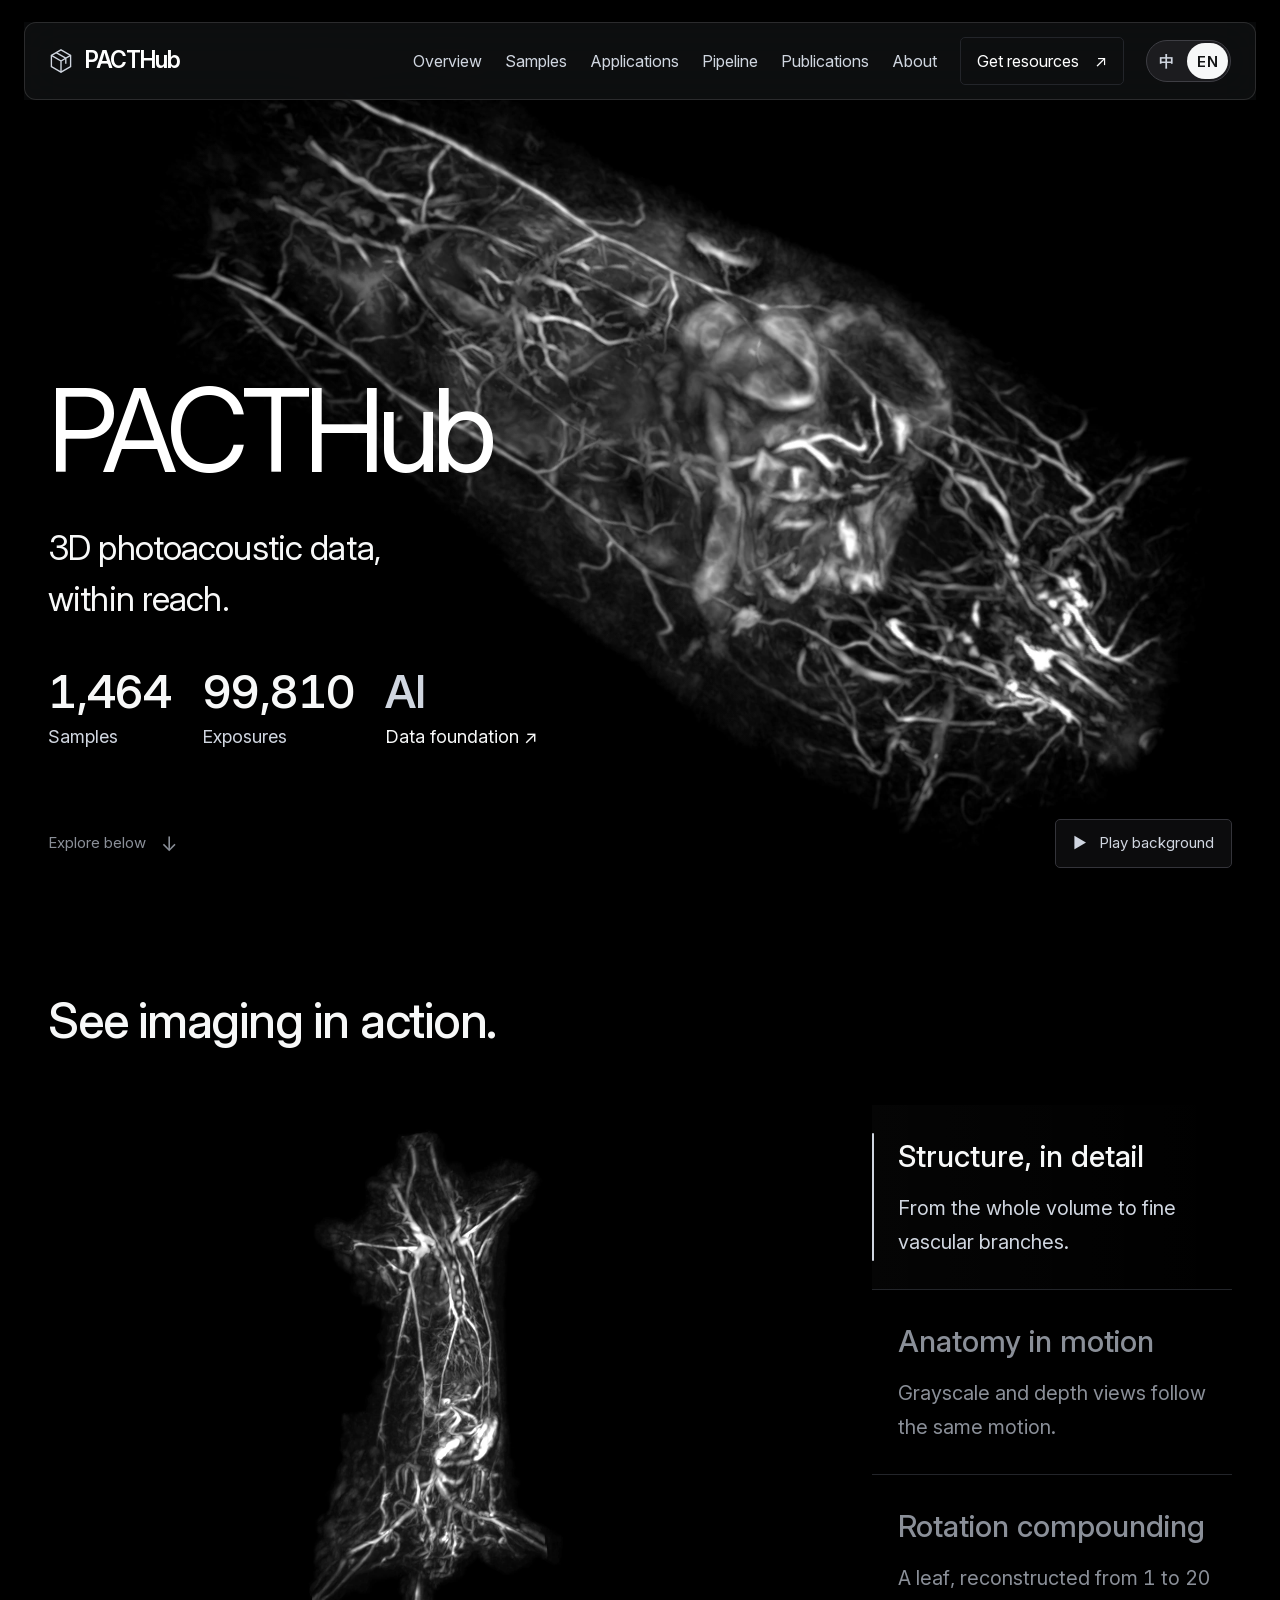
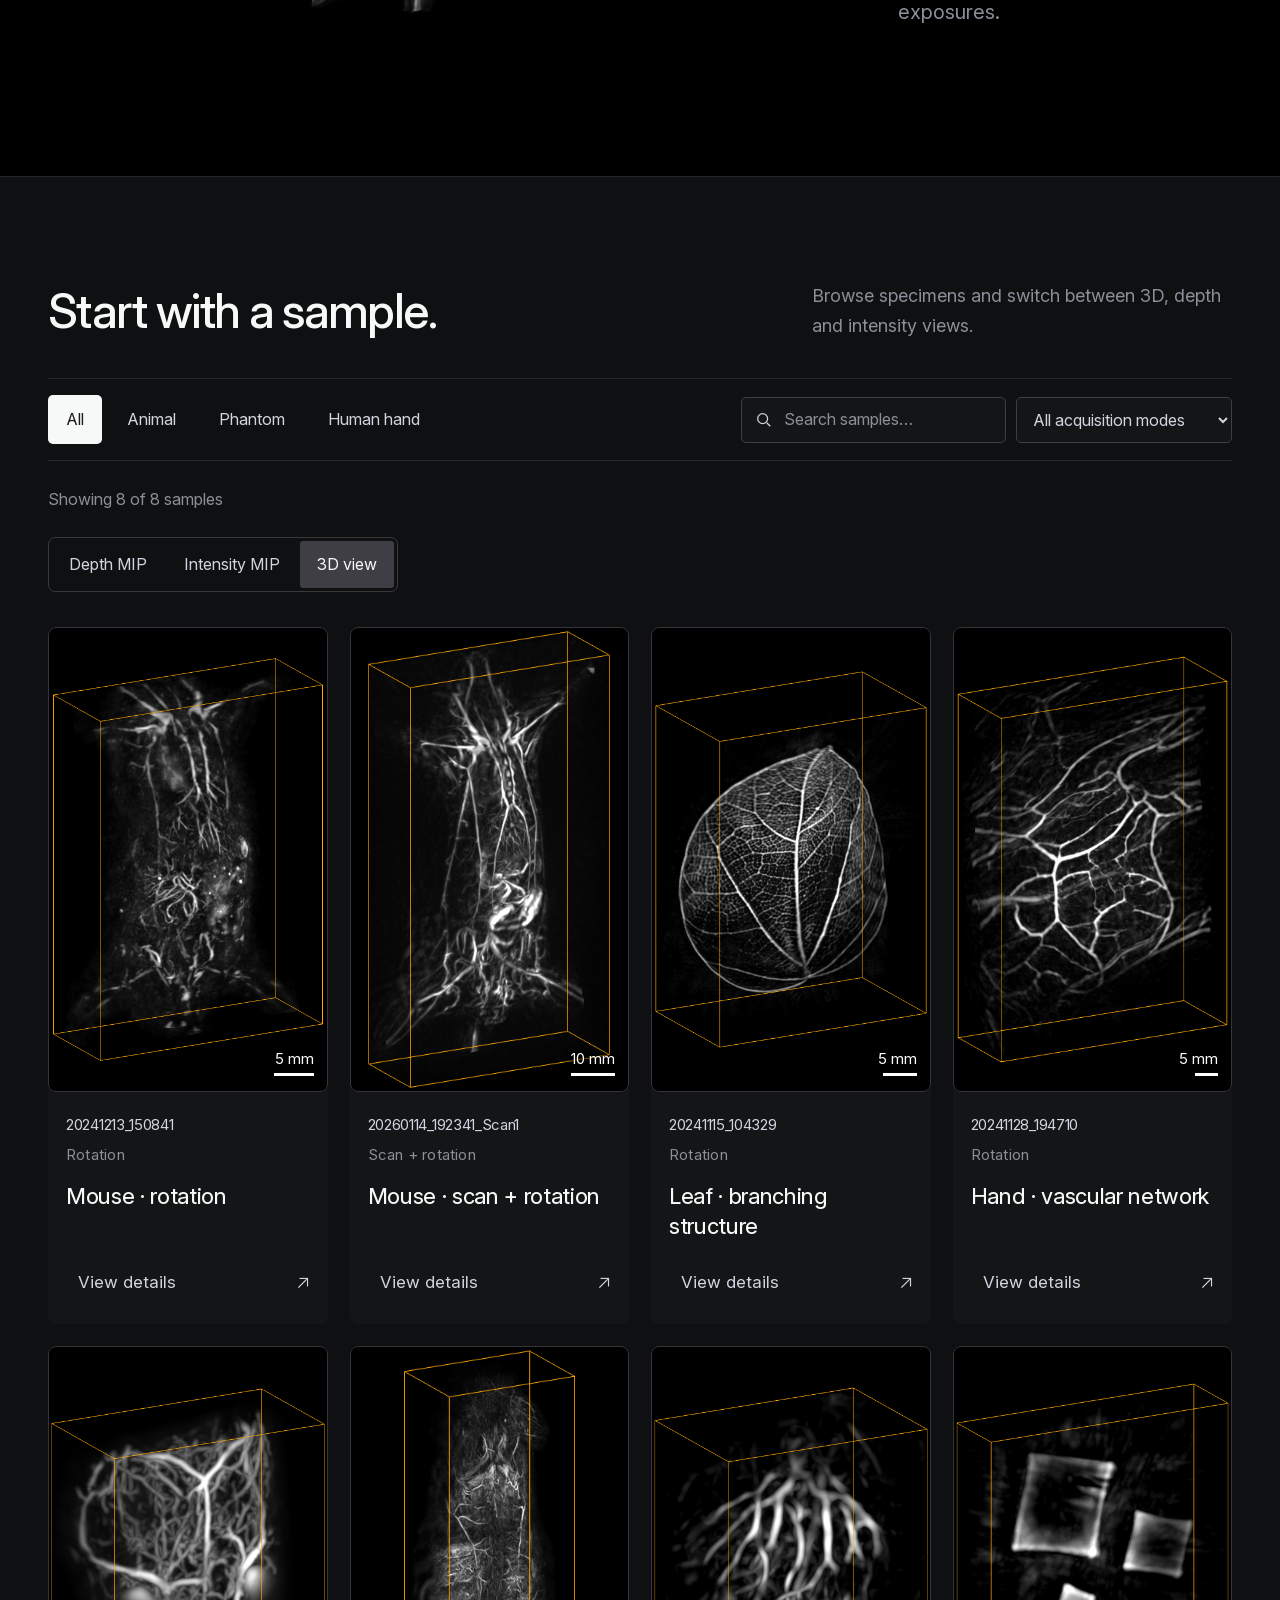
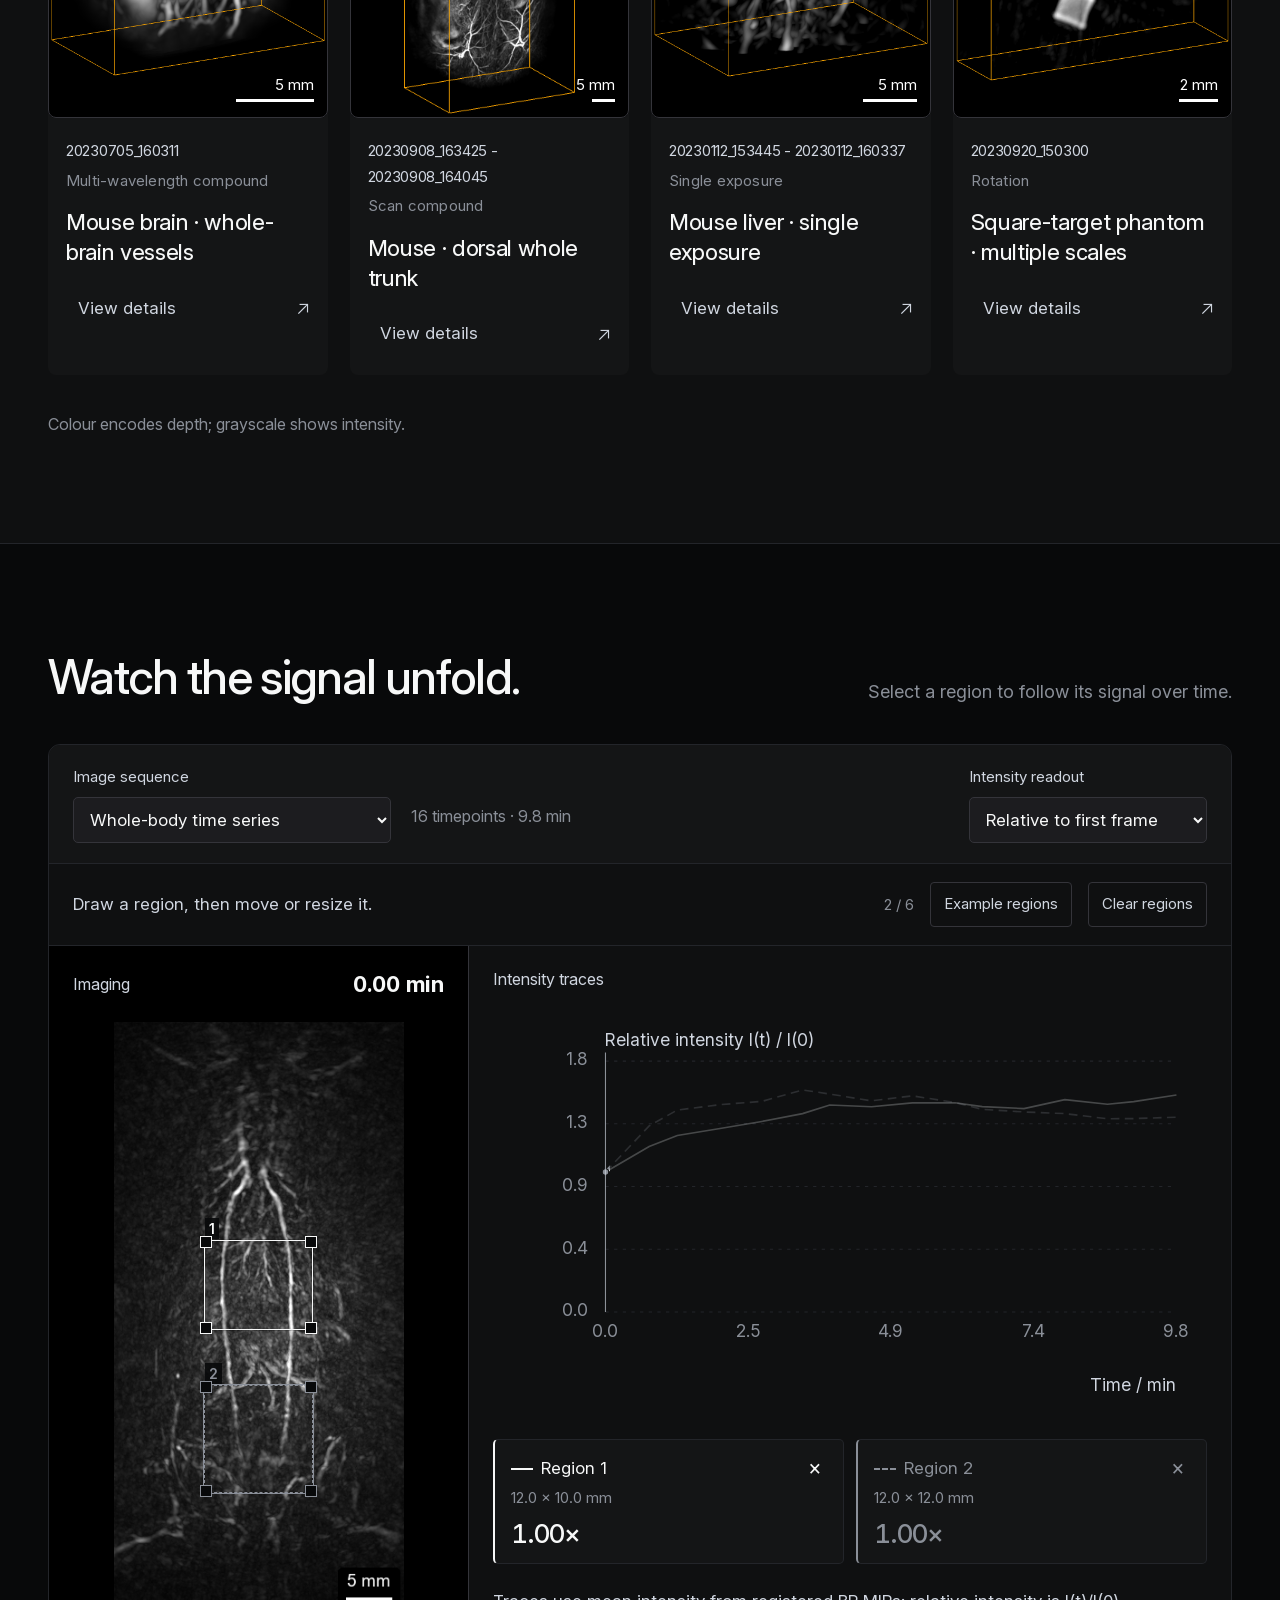
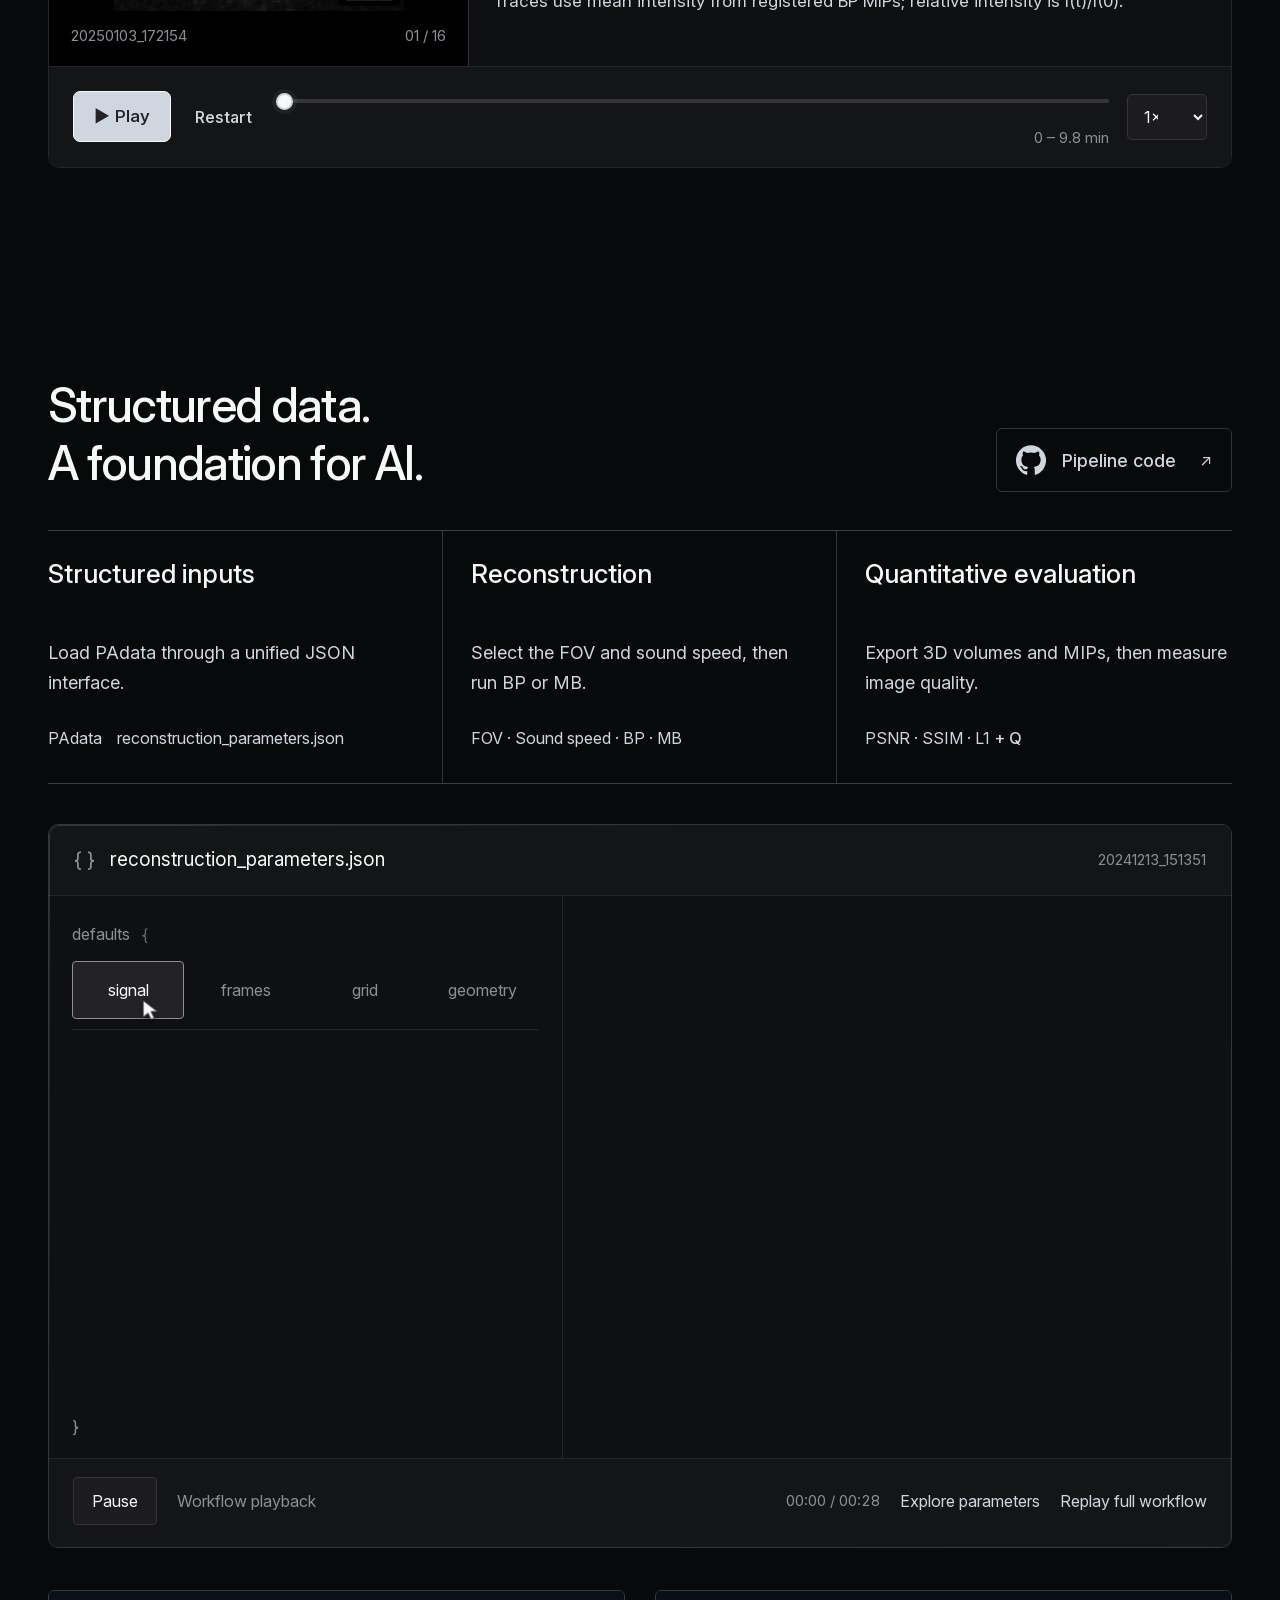
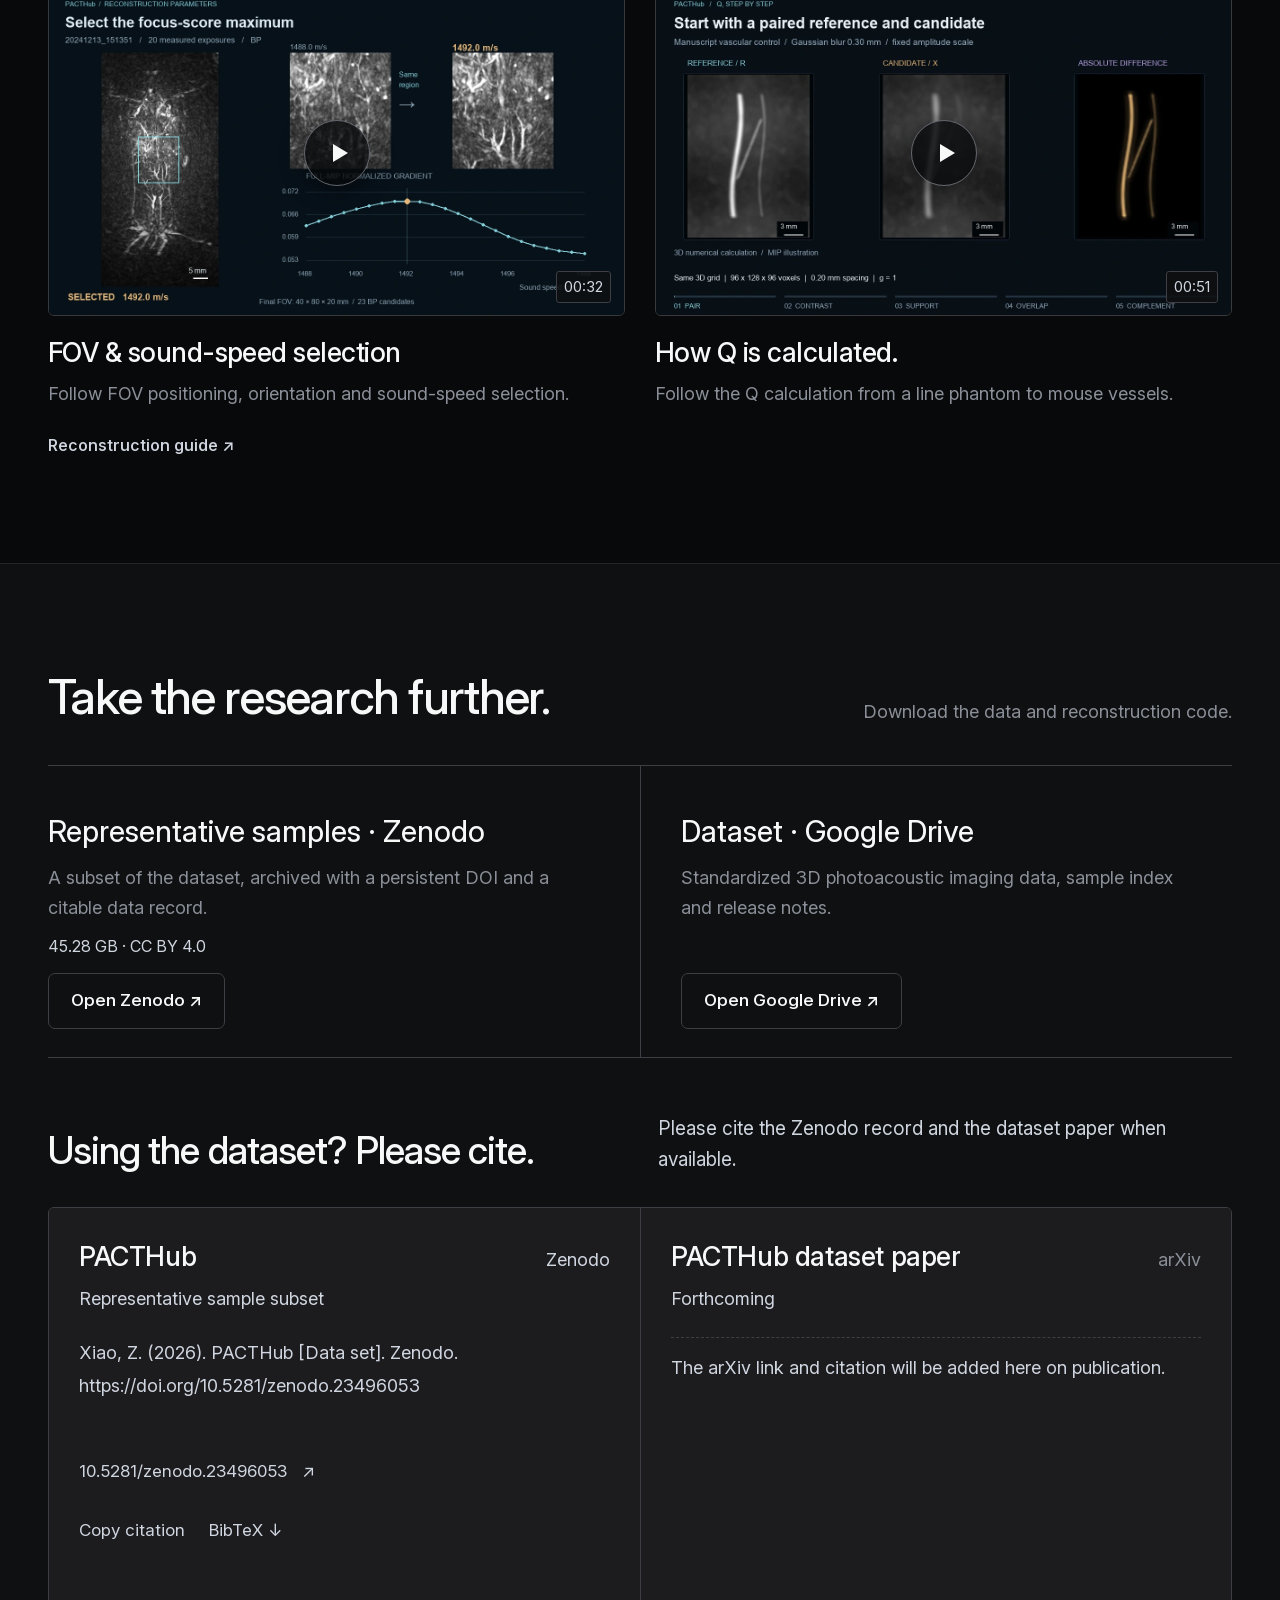
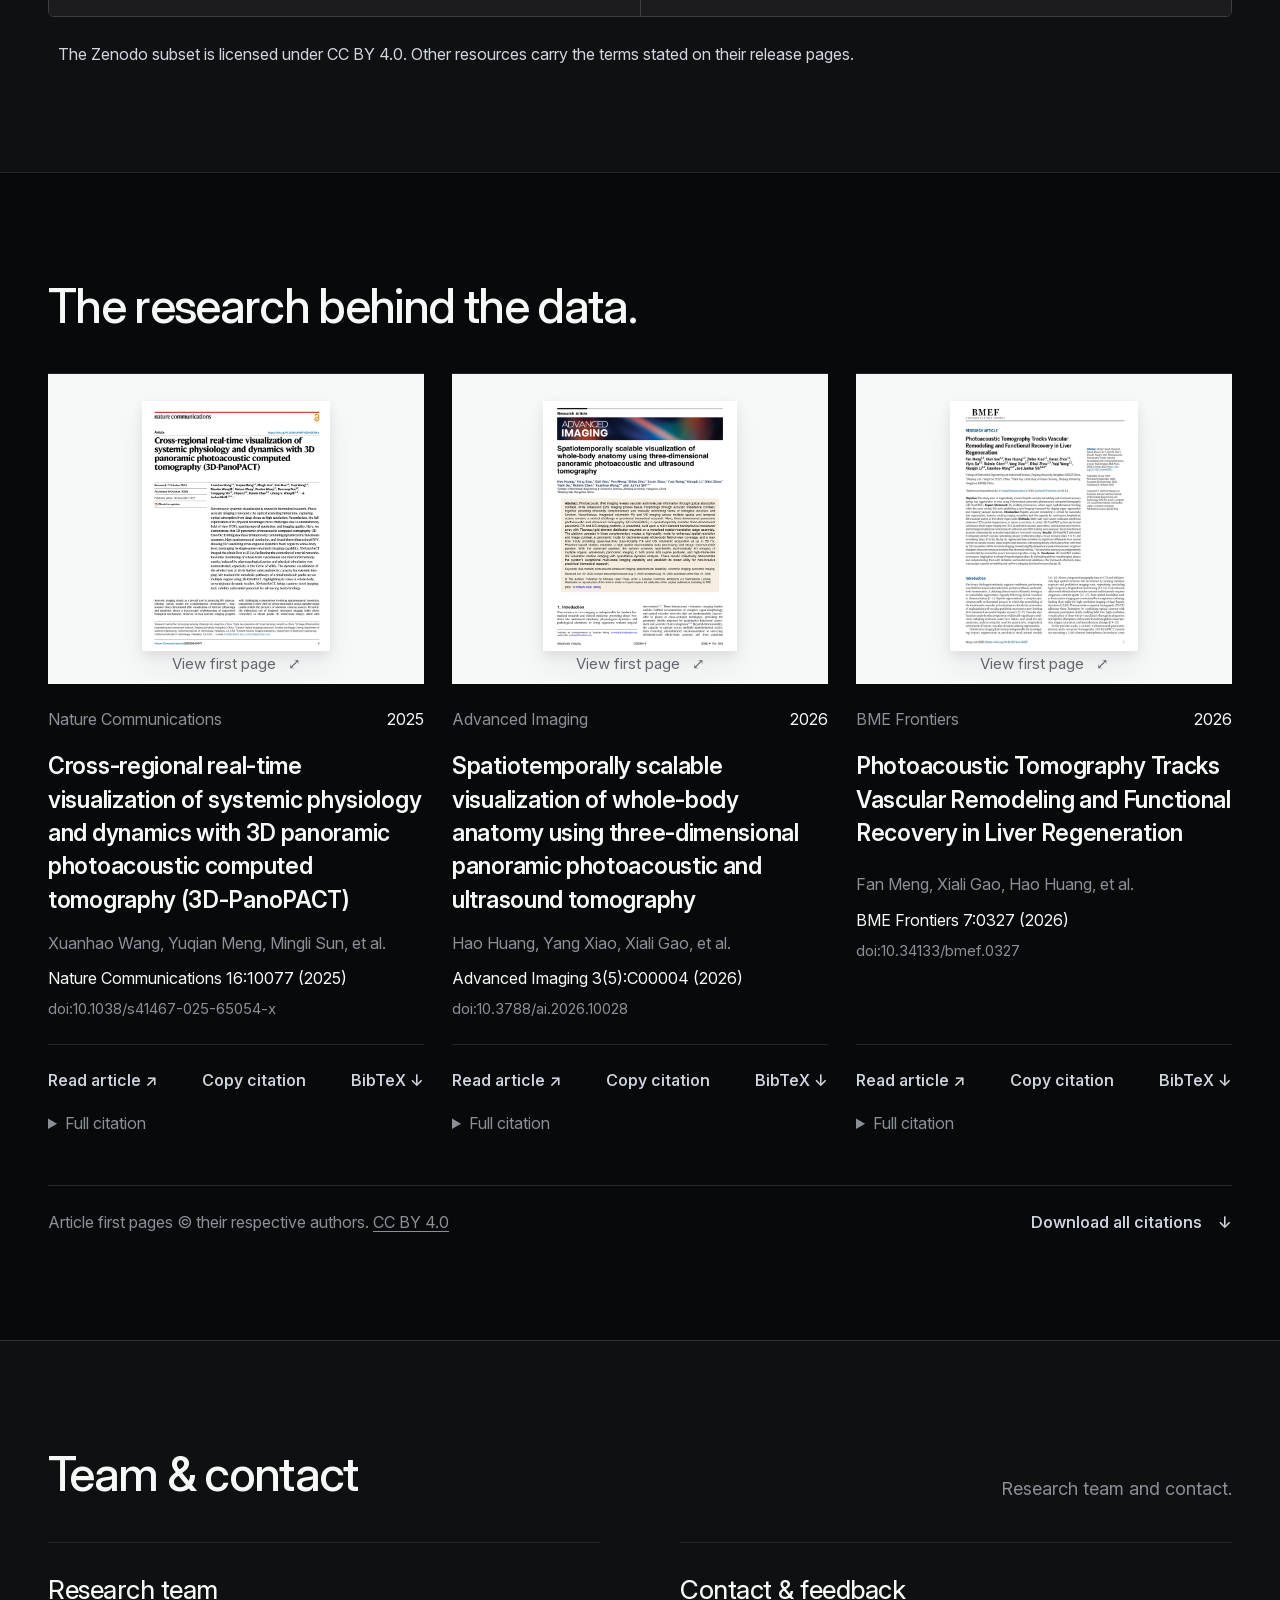
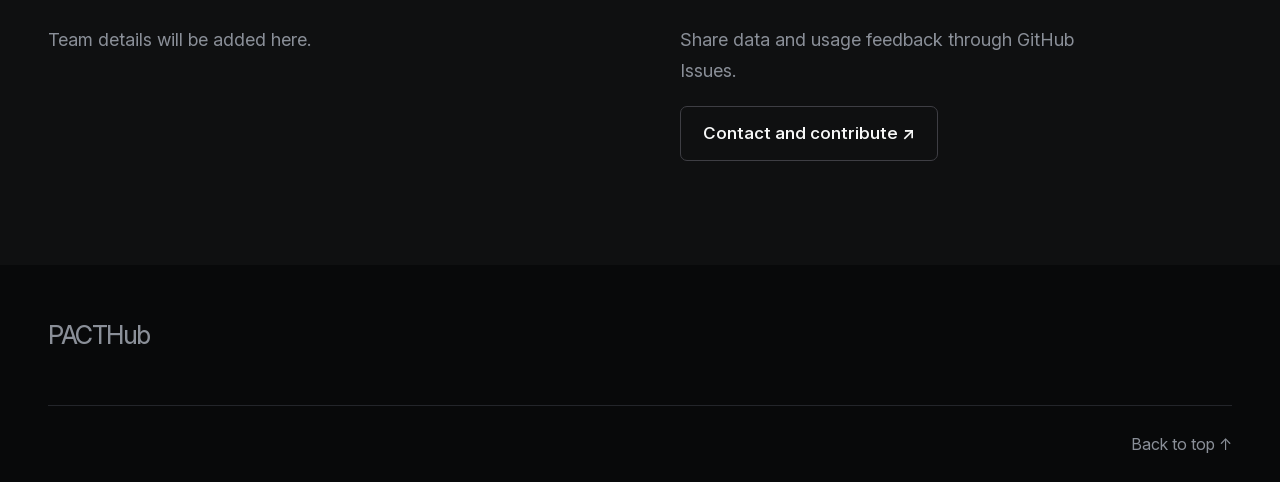
<file: index.html>
<!doctype html>
<html lang="en">
<head>
  <meta charset="utf-8">
  <meta name="viewport" content="width=device-width, initial-scale=1">
  <meta data-i18n-content="meta.description" name="description" content="PACTHub: a structured data foundation for photoacoustic AI, with a unified JSON parameter interface, FOV and sound-speed selection, BP / MB reconstruction and quantitative evaluation.">
  <meta name="color-scheme" content="dark">
  <title data-i18n="meta.title">PACTHub · 3D Photoacoustic Imaging Research</title>
  <link rel="icon" href="assets/images/favicon.svg" type="image/svg+xml">
  <link rel="stylesheet" href="assets/css/styles.css?v=20261027-silver">
  <link rel="stylesheet" href="assets/css/showcase.css?v=20261027-silver">
  <link rel="stylesheet" href="assets/css/temporal-roi.css?v=20261027-silver">
  <link rel="stylesheet" href="assets/css/publications.css?v=20261027-silver">
  <link rel="stylesheet" href="assets/css/pipeline-films.css?v=20261027-silver">
  <link rel="stylesheet" href="assets/css/data-foundation.css?v=20261027-silver">
  <link rel="stylesheet" href="assets/css/parameter-explorer.css?v=20261027-silver">
  <script src="assets/js/i18n.js?v=20261027-leaf-final" defer></script>
  <script src="assets/js/dataset-citation.js?v=20261027-readable-v2" defer></script>
  <script src="assets/js/parameter-explorer.js?v=20261027-clean-b" defer></script>
  <script src="assets/js/app.js?v=20261027-silver" defer></script>
  <script src="assets/js/publications.js?v=20261026-papers" defer></script>
  <script src="assets/js/temporal.js?v=20261027-compact" defer></script>
  <script src="assets/js/pipeline-films.js?v=20261026-testimage" defer></script>
  <script src="assets/js/overview-film.js?v=20261027-leaf-column" defer></script>
<link rel="stylesheet" href="assets/css/readability.css?v=20261027-silver">
<link rel="stylesheet" href="assets/css/hero-story.css?v=20261027-silver"><link rel="preload" href="assets/fonts/InterVariable.woff2" as="font" type="font/woff2" crossorigin>
<link rel="stylesheet" href="assets/css/linear-theme.css?v=20261027-leaf-type"></head>
<body>


  <a class="skip-link" href="#main"><span data-i18n="ui.001">Skip to main content</span></a>
  <header class="site-header cinematic-header">
    <div class="container header-inner">
      <a class="brand" href="#top" aria-label="PACTHub home" data-i18n-aria-label="a11y.home"><svg width="30" height="32" viewbox="0 0 30 32" aria-hidden="true"><path d="m15 2 12 7v14l-12 7-12-7V9z" fill="none" stroke="currentColor" stroke-width="1.7"></path><path d="m3 9 12 7 12-7M15 16v14M9 5.5l12 7v7" fill="none" stroke="currentColor" stroke-width="1.7"></path></svg><span data-site-title>PACTHub</span></a>
      <div class="language-switch" role="group" aria-label="Language" data-i18n-aria-label="a11y.language"><button type="button" data-language="zh" lang="zh-CN" aria-label="切换为中文" aria-pressed="false">中</button><button type="button" data-language="en" lang="en" aria-label="Switch to English" aria-pressed="true">EN</button></div>
      <button class="menu-toggle" id="menu-toggle" aria-expanded="false" aria-controls="primary-nav" type="button"><span><span data-i18n="ui.002">Menu</span></span><svg width="18" height="18" viewbox="0 0 18 18" aria-hidden="true"><path d="M2 5h14M2 12h14" stroke="currentColor" stroke-width="1.5"></path></svg></button>
      <nav class="primary-nav" id="primary-nav" aria-label="Main navigation" data-i18n-aria-label="a11y.nav"><a href="#overview"><span data-i18n="ui.003">Overview</span></a><a href="#explore"><span data-i18n="ui.004">Samples</span></a><a href="#applications"><span data-i18n="ui.005">Applications</span></a><a href="#pipeline"><span data-i18n="foundation.nav">Pipeline</span></a><a href="#publication"><span data-i18n="ui.006">Publication</span></a><a href="#team"><span data-i18n="ui.007">About</span></a><a class="nav-download" href="#downloads"><span data-i18n="ui.008">Get resources</span> <span aria-hidden="true">↗</span></a></nav>
    </div>
  </header>
  <main id="main">
    <section class="hero hero-cinematic" id="top" aria-labelledby="hero-title">
      <div class="hero-media" aria-hidden="true">
        <img class="hero-poster" id="hero-poster" src="assets/images/hero-orbit-desktop.webp" alt="" width="1920" height="1320" fetchpriority="high">
        <video class="hero-video" id="hero-video" autoplay muted playsinline preload="none" poster="assets/images/hero-orbit-desktop.webp" tabindex="-1" disablepictureinpicture disableremoteplayback></video>
      </div>
      <div class="hero-shade" aria-hidden="true"></div>
      <div class="container hero-content">
        <div class="hero-copy">

          <h1 id="hero-title" data-site-title>PACTHub</h1>
          <p class="hero-tagline"><span data-i18n="ui.010">3D photoacoustic data,
within reach.</span></p>
          <dl class="hero-statistics" aria-label="Dataset scale" data-i18n-aria-label="hero.statistics">
            <div><dt data-i18n="hero.samples">Samples</dt><dd id="hero-samples-count">1,464</dd></div>
            <div><dt data-i18n="hero.exposures">Exposures</dt><dd id="hero-exposures-count">99,810</dd></div>
            <div class="hero-ai"><dt><a href="#pipeline" data-i18n-aria-label="hero.foundationLink"><span data-i18n="hero.foundation">Data foundation</span> <span aria-hidden="true">↗</span></a></dt><dd>AI</dd></div>
          </dl>
        </div>
      </div>
      <div class="container hero-bottom">

        <a class="hero-scroll" href="#overview"><span><span data-i18n="ui.017">Explore below</span></span><span aria-hidden="true">↓</span></a>
        <div class="hero-playback">
          <span id="hero-media-status" role="status" aria-live="polite" class="sr-only"><span data-i18n="ui.018">Static poster displayed</span></span>
          <button id="hero-video-toggle" class="hero-video-toggle" type="button" aria-controls="hero-video" aria-label="Play background video" data-i18n-aria-label="a11y.playVideo" hidden><span id="hero-video-icon" aria-hidden="true">▶</span><span id="hero-video-button-label"><span data-i18n="ui.019">Play background</span></span></button>
        </div>
      </div>
    </section>
    <section class="overview section-block" id="overview" aria-labelledby="overview-title">
      <div class="container overview-inner">
      <div class="section-heading horizontal"><div><h2 id="overview-title"><span data-i18n="ui.021">See imaging in action.</span></h2></div></div>
      <div class="overview-story">
        <figure class="overview-film" id="overview-film">
          <div class="overview-film-stage" id="overview-screen" role="tabpanel" aria-labelledby="overview-tab-structure">
            <video id="overview-video" muted playsinline preload="none" poster="assets/images/showcase/overview-film-poster.webp?v=20261026-immersive" aria-label="Scan and rotation mouse: 3D orbit, whole-body view and vascular detail"><source src="assets/media/overview-scan-detail.mp4?v=20261026-immersive-loop" type="video/mp4"></source></video>
            <button id="overview-film-toggle" class="film-quiet-toggle" type="button" aria-controls="overview-video" aria-label="Play the specimen film" hidden><svg width="16" height="16" viewbox="0 0 20 20" aria-hidden="true"><path class="film-play-icon" d="M5 3 16 10 5 17Z" fill="currentColor"></path><path class="film-pause-icon" d="M5 3h3v14H5zm7 0h3v14h-3z" fill="currentColor"></path><path class="film-replay-icon" d="M3 8a7 7 0 1 1 1 7M3 3v5h5" fill="none" stroke="currentColor" stroke-width="1.6"></path></svg></button>
          </div>
        </figure>
        <div class="overview-selection"><ol class="overview-introductions" role="tablist" aria-label="Imaging films"><li role="presentation"><button class="overview-choice" id="overview-tab-structure" data-overview-film="structure" role="tab" aria-selected="true" tabindex="0" aria-controls="overview-screen" type="button"><span class="overview-choice-title" data-i18n="library.structure.title">Structure, in detail</span><span class="overview-choice-text" data-i18n="library.structure.text">From the whole volume to fine vascular branches.</span></button></li><li role="presentation"><button class="overview-choice" id="overview-tab-motion" data-overview-film="motion" role="tab" aria-selected="false" tabindex="-1" aria-controls="overview-screen" type="button"><span class="overview-choice-title" data-i18n="library.motion.title">Anatomy in motion</span><span class="overview-choice-text" data-i18n="library.motion.text">Grayscale and depth views follow the same motion.</span></button></li><li role="presentation"><button class="overview-choice" id="overview-tab-rotation" data-overview-film="rotation" role="tab" aria-selected="false" tabindex="-1" aria-controls="overview-screen" type="button"><span class="overview-choice-title" data-i18n="library.rotation.title">Rotation compounding</span><span class="overview-choice-text" data-i18n="library.rotation.text">A leaf, reconstructed from 1 to 20 exposures.</span></button></li></ol></div>
      </div>
      </div>
    </section>
    <section class="explore-section section-block" id="explore" aria-labelledby="explore-title">
      <div class="container">
        <div class="section-heading horizontal"><div><h2 id="explore-title"><span data-i18n="ui.034">Start with a sample.</span></h2></div><p><span data-i18n="ui.035">Browse specimens and switch between 3D, depth and intensity views.</span></p></div>
        <div class="explorer-toolbar">
          <div class="filter-group" id="category-filters" role="group" aria-label="Filter by sample category" data-i18n-aria-label="a11y.categoryFilter"><button class="filter-chip active" type="button" data-category="all" aria-pressed="true"><span data-i18n="ui.037">All</span></button><button class="filter-chip" type="button" data-category="phantom" aria-pressed="false"><span data-i18n="ui.038">Phantom</span></button><button class="filter-chip" type="button" data-category="simulation" aria-pressed="false"><span data-i18n="ui.039">Simulation</span></button></div>
          <div class="search-controls"><label class="search-field"><svg viewbox="0 0 20 20" width="18" height="18" aria-hidden="true"><circle cx="8.5" cy="8.5" r="5.5" fill="none" stroke="currentColor" stroke-width="1.4"></circle><path d="m13 13 4 4" stroke="currentColor" stroke-width="1.4"></path></svg><span class="sr-only"><span data-i18n="ui.040">Search sample IDs, names or tags</span></span><input id="sample-search" type="search" placeholder="Search samples…" data-i18n-placeholder="a11y.search" autocomplete="off"></label><label><span class="sr-only"><span data-i18n="ui.041">Filter by acquisition mode</span></span><select id="mode-filter"><option value="all" data-i18n="all-modes">All acquisition modes</option><option value="single" data-i18n="single">Single exposure</option><option value="rotation" data-i18n="rotation">Rotation</option><option value="scan" data-i18n="scan">Scan + rotation</option></select></label></div>
        </div>
        <div class="results-meta"><p id="results-count" role="status" aria-live="polite"><span data-i18n="ui.047">Loading the sample index…</span></p><span class="mono"></span></div>
        <div class="gallery-legend"><div class="view-switch" id="gallery-views" role="group" aria-label="Image representation"><button type="button" data-view="depth" aria-pressed="false"><span data-i18n="view.depth">Depth MIP</span></button><button type="button" data-view="gray" aria-pressed="false"><span data-i18n="view.gray">Intensity MIP</span></button><button type="button" class="active" data-view="volume" aria-pressed="true"><span data-i18n="view.volume">3D view</span></button></div><div class="depth-legend" hidden><span data-i18n="gallery.legend">Relative depth</span> <span>0</span><img src="assets/images/showcase/depth-lut.png" alt="Relative depth colour scale from 0 to 1" width="180" height="12"><span>1</span></div></div>
        <div id="sample-grid" class="sample-grid" aria-label="Sample collection" data-i18n-aria-label="a11y.sampleList"></div>
        <div id="empty-state" class="empty-state" hidden><span aria-hidden="true">⌕</span><h3><span data-i18n="ui.049">No matching samples</span></h3><p><span data-i18n="ui.050">Try another keyword or clear the current filters.</span></p><button id="clear-filters" class="button button-secondary" type="button"><span data-i18n="ui.051">Clear filters</span></button></div>
        <div id="load-error" class="load-error" role="alert" hidden><h3><span data-i18n="ui.052">The sample index could not be loaded</span></h3><p id="error-detail"><span data-i18n="ui.053">Please check that the sample file exists.</span></p><button id="retry-load" class="button button-secondary" type="button"><span data-i18n="ui.054">Try again</span></button></div>
        <noscript><p class="load-error">Interactive samples require JavaScript. <a href="docs/data-guide.html">Read the bilingual data guide</a>.</p></noscript>
        <div class="index-footnote"><span><span data-i18n="ui.055">Colour encodes depth; grayscale shows intensity.</span></span></div>
      </div>
    </section>
    <section class="container section-block" id="applications" aria-labelledby="applications-title">
 <div class="section-heading horizontal"><div><h2 id="applications-title"><span data-i18n="temporal.title">Watch the signal unfold.</span></h2></div><p><span data-i18n="temporal.intro">Select a region to follow its signal over time.</span></p></div>
 <p id="temporal-loading" role="status"><span data-i18n="temporal.loading">Loading measured image sequences…</span></p>
 <div class="temporal-player" id="temporal-player" hidden>
  <div class="temporal-toolbar"><label><span data-i18n="temporal.series">Image sequence</span><select id="temporal-series"></select></label><p id="temporal-summary"></p><label><span data-i18n="temporal.unit">Intensity readout</span><select id="temporal-unit"><option value="relative_mean" data-i18n="temporal.relative">Relative to first frame</option><option value="mean_linear" data-i18n="temporal.linear">Linear BP mean</option></select></label></div>
  <div class="temporal-roi-tools"><p id="temporal-roi-status" role="status" aria-live="polite">Loading quantitative MIPs…</p><span id="temporal-roi-count">0 / 6</span><button type="button" id="temporal-roi-examples" data-i18n="temporal.examples">Example regions</button><button type="button" id="temporal-roi-clear" data-i18n="temporal.clear">Clear regions</button></div>
  <div class="temporal-stage">
   <div class="temporal-imaging"><div class="temporal-panel-head"><span><span data-i18n="temporal.image">Imaging</span></span><strong id="temporal-time">0.00 min</strong></div><div class="temporal-image-wrap"><img id="temporal-image" alt="Measured BP projection" width="400" height="800"><div id="temporal-rois"></div></div><div class="temporal-panel-foot"><span id="temporal-acquisition"></span><span id="temporal-frame"></span></div></div>
   <div class="temporal-quantification"><div class="temporal-panel-head"><span><span data-i18n="temporal.traces">Intensity traces</span></span></div><svg id="temporal-chart" viewbox="0 0 660 365" role="img"></svg><div id="temporal-readouts"></div><p class="temporal-method"><span data-i18n="temporal.note">Traces use mean intensity from registered BP MIPs; relative intensity is I(t)/I(0).</span></p></div>
  </div>
  <div class="temporal-controls"><button type="button" class="button button-primary" id="temporal-play"><span data-i18n="temporal.play">Play</span></button><button type="button" class="text-link" id="temporal-restart"><span data-i18n="temporal.restart">Restart</span></button><div class="temporal-scrubber"><input id="temporal-range" type="range" min="0" max="15" step="1" value="0" aria-label="Scrub through measured timepoints" data-i18n-aria-label="temporal.scrub"><span id="temporal-duration"></span></div><label class="temporal-speed"><span class="sr-only"><span data-i18n="temporal.speed">Playback speed</span></span><select id="temporal-speed" aria-label="Playback speed" data-i18n-aria-label="temporal.speed"><option value="0.5">0.5×</option><option value="1" selected>1×</option><option value="2">2×</option></select></label></div>
 </div>
</section>
<section class="container section-block" id="pipeline" aria-labelledby="pipeline-title"><div class="section-heading pipeline-heading"><div><h2 id="pipeline-title"><span data-i18n="pipeline.title">Structured data.
A foundation for AI.</span></h2></div><a class="pipeline-github" href="https://github.com/ZhiboXiao/PACTHub/blob/main/assets/downloads/pacthub-workflow-v1.4.0.zip" target="_blank" rel="noopener noreferrer" aria-label="Open the reconstruction download on GitHub" data-i18n-aria-label="film.github">
  <svg viewbox="0 0 24 24" aria-hidden="true"><path d="M12 .3a12 12 0 0 0-3.8 23.4c.6.1.8-.3.8-.6v-2.3c-3.3.7-4-1.4-4-1.4-.5-1.4-1.3-1.8-1.3-1.8-1.1-.8.1-.8.1-.8 1.2.1 1.8 1.3 1.8 1.3 1 1.9 2.7 1.4 3.4 1.1.1-.8.4-1.4.8-1.7-2.7-.3-5.5-1.3-5.5-5.9 0-1.3.5-2.4 1.3-3.2-.2-.3-.6-1.5.1-3.2 0 0 1-.3 3.3 1.2a11.5 11.5 0 0 1 6 0c2.3-1.5 3.3-1.2 3.3-1.2.7 1.7.3 2.9.1 3.2.8.8 1.3 1.9 1.3 3.2 0 4.6-2.8 5.6-5.5 5.9.4.4.8 1.1.8 2.2v3.4c0 .3.2.7.8.6A12 12 0 0 0 12 .3Z"></path></svg><span class="pipeline-code-copy"><strong data-i18n="github.pipeline">Pipeline code</strong><small data-i18n="github.scope">FOV · Sound speed · BP · MB</small></span><span class="pipeline-code-arrow" aria-hidden="true">↗</span>
</a></div>
<div class="workflow-overview compact-workflow"><div class="baseline-grid">
 <article><h3 data-i18n="pipeline.input">Structured inputs</h3><p data-i18n="pipeline.inputText">Load PAdata through a unified JSON interface.</p><div class="workflow-essentials"><code>PAdata</code><code>reconstruction_parameters.json</code></div></article>
 <article><h3 data-i18n="pipeline.recon">Reconstruction</h3><p data-i18n="pipeline.reconText">Select the FOV and sound speed, then run BP or MB.</p><div class="workflow-essentials"><span data-i18n="github.scope">FOV · Sound speed · BP · MB</span></div></article>
 <article><h3 data-i18n="pipeline.eval">Quantitative evaluation</h3><p data-i18n="pipeline.evalText">Export 3D volumes and MIPs, then measure image quality.</p><div class="workflow-essentials"><span>PSNR · SSIM · L1 <b>+ Q</b></span></div></article>
</div></div>
<section class="repository-workflow" id="docs" aria-labelledby="parameter-file-title"><div class="parameter-explorer" id="parameter-explorer">
 <header class="parameter-file-heading"><div><span aria-hidden="true">{ }</span><h3 id="parameter-file-title">reconstruction_parameters.json</h3></div><p id="parameter-sample">20241213_151351</p></header>
 <div class="parameter-layout">
  <div class="parameter-tree"><p class="parameter-parent">defaults <span>{</span></p><div class="demo-groups"><button class="parameter-node" type="button" data-parameter="signal" aria-controls="demo-json-signal parameter-detail" aria-expanded="false" aria-pressed="false"><code>signal</code><span class="demo-click" aria-hidden="true"></span></button><button class="parameter-node" type="button" data-parameter="frames" aria-controls="demo-json-frames parameter-detail" aria-expanded="false" aria-pressed="false"><code>frames</code><span class="demo-click" aria-hidden="true"></span></button><button class="parameter-node" type="button" data-parameter="grid" aria-controls="demo-json-grid parameter-detail" aria-expanded="false" aria-pressed="false"><code>grid</code><span class="demo-click" aria-hidden="true"></span></button><button class="parameter-node" type="button" data-parameter="geometry" aria-controls="demo-json-geometry parameter-detail" aria-expanded="false" aria-pressed="false"><code>geometry</code><span class="demo-click" aria-hidden="true"></span></button><svg class="demo-cursor" id="demo-cursor" viewbox="0 0 24 28" aria-hidden="true"><path d="M2 2v21l6-5 4 8 4-2-4-8h8Z"></path></svg></div><div class="demo-json-deck"><div class="demo-json-panel" id="demo-json-signal" data-json-panel="signal" role="region" aria-label="signal parameters" tabindex="0" hidden></div><div class="demo-json-panel" id="demo-json-frames" data-json-panel="frames" role="region" aria-label="frames parameters" tabindex="0" hidden></div><div class="demo-json-panel" id="demo-json-grid" data-json-panel="grid" role="region" aria-label="grid parameters" tabindex="0" hidden></div><div class="demo-json-panel" id="demo-json-geometry" data-json-panel="geometry" role="region" aria-label="geometry parameters" tabindex="0" hidden></div></div><p class="parameter-parent parameter-end">}</p></div><div class="parameter-detail" id="parameter-detail"><div class="demo-scene-heading"><h4 id="demo-step-title" data-i18n="workflow.signal">Bandpass filter</h4></div><div id="demo-scene"><p role="status" data-i18n="workflow.loading">Loading the workflow animation…</p></div><div class="demo-readout" id="demo-readout"></div></div>
 </div>
 <div class="demo-controls"><button type="button" id="demo-play" aria-controls="demo-scene" data-i18n="workflow.play">Play</button><span class="demo-mode" id="demo-mode" data-i18n="workflow.auto">Workflow playback</span><span id="demo-clock">00:00 / 00:28</span><button type="button" id="demo-explore" data-i18n="workflow.skip">Explore parameters</button><button type="button" id="demo-restart" data-i18n="workflow.replayAll">Replay full workflow</button></div>
</div>
</section>
<div class="workflow-films" aria-label="Workflow videos" data-i18n-aria-label="film.collection">
  <article class="workflow-film">
    <button class="workflow-preview" type="button" data-workflow-film="calibration" aria-haspopup="dialog" aria-controls="workflow-video-dialog" aria-label="Play the FOV and sound-speed video" data-i18n-aria-label="film.openCalibration">
      <img src="assets/images/showcase/calibration-poster.webp?v=20261026-finalfov" alt="Measured BP candidates and sound-speed focus curve" data-i18n-alt="film.calibrationAlt" width="1280" height="720" loading="lazy">
      <span class="workflow-play" aria-hidden="true"><svg viewbox="0 0 24 24"><path d="M6 3 21 12 6 21Z"></path></svg></span><span class="workflow-duration" aria-hidden="true">00:32</span>
    </button>
    <div class="workflow-film-heading"><h3 data-i18n="film.calibrationTitle">FOV &amp; sound-speed selection</h3></div>
    <p data-i18n="film.calibrationIntro">Follow FOV positioning, orientation and sound-speed selection.</p>
  </article>
  <article class="workflow-film">
    <button class="workflow-preview" type="button" data-workflow-film="q" aria-haspopup="dialog" aria-controls="workflow-video-dialog" aria-label="Play the complete Q calculation video" data-i18n-aria-label="film.openQ">
      <img src="assets/images/showcase/q-film-thumbnail.webp?v=20261026-testimage" alt="First frame of the Q video: paired line-phantom comparison" data-i18n-alt="film.qAlt" width="1280" height="720" loading="lazy">
      <span class="workflow-play" aria-hidden="true"><svg viewbox="0 0 24 24"><path d="M6 3 21 12 6 21Z"></path></svg></span><span class="workflow-duration" aria-hidden="true">00:51</span>
    </button>
    <div class="workflow-film-heading"><h3 data-i18n="q.title">How Q is calculated.</h3></div>
    <p data-i18n="film.qIntro">Follow the Q calculation from a line phantom to mouse vessels.</p>
  </article>
</div>
<a class="text-link pipeline-guide" href="docs/algorithm-guide.html"><span data-i18n="ui.087">Reconstruction guide</span> ↗</a></section>
    <section class="downloads-section section-block" id="downloads" aria-labelledby="downloads-title"><div class="container"><div class="section-heading horizontal"><div><h2 id="downloads-title"><span data-i18n="ui.077">Take the research further.</span></h2></div><p><span data-i18n="ui.078">Download the data and reconstruction code.</span></p></div><div class="download-grid" id="download-grid">
 <article class="download-card"><h3>Representative samples · Zenodo</h3><p>A subset of the dataset, archived with a persistent DOI and a citable data record.</p><div class="download-meta"><span>45.28 GB · CC BY 4.0</span></div><a class="button button-primary" href="https://doi.org/10.5281/zenodo.23496053" target="_blank" rel="noopener noreferrer" data-i18n="resource.zenodo">Open Zenodo ↗</a></article>
 <article class="download-card"><h3>Dataset · Google Drive</h3><p data-i18n="ui.082">Standardized 3D photoacoustic imaging data and its accompanying index.</p><a class="button button-primary" href="https://drive.google.com/drive/folders/1zBrduTKe5gnsNmlOfsDCgB9y5JTp5x3b" target="_blank" rel="noopener noreferrer" data-i18n="resource.drive">Open Google Drive ↗</a></article>
</div><section class="dataset-citations" id="cite" aria-labelledby="dataset-cite-title">
 <div class="dataset-cite-heading"><div><h3 id="dataset-cite-title" data-i18n="cite.title">Using the dataset? Please cite.</h3></div><p data-i18n="cite.intro">Please cite the Zenodo record and the dataset paper when available.</p></div>
 <div class="dataset-cite-grid">
  <article class="dataset-cite-card"><div class="cite-record-heading"><h4>PACTHub</h4><span class="cite-badge">Zenodo</span></div><p class="cite-scope" data-i18n="cite.subset">Representative sample subset</p><p class="dataset-citation-text" id="citation-dataset">Xiao, Z. (2026). PACTHub [Data set]. Zenodo. https://doi.org/10.5281/zenodo.23496053</p><a class="dataset-doi" id="dataset-doi" href="https://doi.org/10.5281/zenodo.23496053" target="_blank" rel="noopener noreferrer">10.5281/zenodo.23496053 <span aria-hidden="true">↗</span></a><div class="dataset-cite-actions"><button type="button" data-copy-dataset="dataset" data-i18n="cite.copy">Copy citation</button><a id="dataset-bibtex" href="assets/citations/pacthub-dataset.bib" download>BibTeX ↓</a></div><p class="dataset-copy-feedback" id="dataset-copy-feedback" role="status" aria-live="polite"></p></article>
  <article class="dataset-cite-card paper-forthcoming" id="dataset-paper"><div class="cite-record-heading"><h4 id="dataset-paper-title" data-i18n="cite.paperTitle">PACTHub dataset paper</h4><span class="cite-badge">arXiv</span></div><p class="cite-scope" id="dataset-paper-status" data-i18n="cite.forthcoming">Forthcoming</p><p class="paper-pending" id="dataset-paper-pending" data-i18n="cite.paperPending">The arXiv link and citation will be added here on publication.</p><div class="dataset-cite-actions" id="dataset-paper-actions" hidden></div><p class="dataset-copy-feedback" id="paper-copy-feedback" role="status" aria-live="polite"></p></article>
 </div>
</section>
<div class="release-note" id="release"><p><span id="license-status" data-i18n="cite.license">The Zenodo subset is licensed under CC BY 4.0. Other resources carry the terms stated on their release pages.</span></p></div></div></section>
    <section class="container section-block publications-section" id="publication" aria-labelledby="publication-title">
  <div class="section-heading horizontal"><div><h2 id="publication-title" data-i18n="pub.title">The research behind the data.</h2></div></div>
  <div class="publications-grid"><article class="publication-card" data-publication="panopact">
  <button type="button" class="publication-preview" data-paper-preview="assets/images/publications/panopact-page1.webp" aria-label="View first page: Cross-regional real-time visualization of systemic physiology and dynamics with 3D panoramic photoacoustic computed tomography (3D-PanoPACT)">
    <img src="assets/images/publications/panopact-thumb.webp" alt="First page of Cross-regional real-time visualization of systemic physiology and dynamics with 3D panoramic photoacoustic computed tomography (3D-PanoPACT)" width="600" height="797" loading="lazy" decoding="async">
    <span class="publication-preview-hint"><span data-i18n="pub.preview">View first page</span> <span aria-hidden="true">⤢</span></span>
  </button>
  <div class="publication-copy">
    <div class="publication-meta"><span>Nature Communications</span><time datetime="2025-11-18">2025</time></div>

    <h3><a href="https://doi.org/10.1038/s41467-025-65054-x" target="_blank" rel="noopener noreferrer">Cross-regional real-time visualization of systemic physiology and dynamics with 3D panoramic photoacoustic computed tomography (3D-PanoPACT)</a></h3>
    <p class="publication-authors">Xuanhao Wang, Yuqian Meng, Mingli Sun, et al.</p>
    <p class="publication-location">Nature Communications 16:10077 (2025)</p>
    <a class="publication-doi" href="https://doi.org/10.1038/s41467-025-65054-x" target="_blank" rel="noopener noreferrer">doi:10.1038/s41467-025-65054-x</a>
    <div class="publication-actions"><a href="https://doi.org/10.1038/s41467-025-65054-x" target="_blank" rel="noopener noreferrer"><span data-i18n="pub.read">Read article</span> ↗</a><button type="button" data-copy-publication="panopact" data-i18n="pub.copy">Copy citation</button><a href="assets/citations/panopact.bib" download>BibTeX ↓</a></div>
    <details class="publication-citation"><summary data-i18n="pub.citation">Full citation</summary><p id="citation-panopact">Wang X, Meng Y, Sun M, Gao X, Wang Y, Wang S, Wang K, Wang R, Ren D, Yin Y, Li C, Chen R, Wang LV, Shi J. Cross-regional real-time visualization of systemic physiology and dynamics with 3D panoramic photoacoustic computed tomography (3D-PanoPACT). Nature Communications. 2025;16:10077. doi:10.1038/s41467-025-65054-x.</p></details>
    <p class="publication-feedback" data-copy-feedback="panopact" role="status" aria-live="polite"></p>
  </div>
</article>
<article class="publication-card" data-publication="panopaus">
  <button type="button" class="publication-preview" data-paper-preview="assets/images/publications/panopaus-page1.webp" aria-label="View first page: Spatiotemporally scalable visualization of whole-body anatomy using three-dimensional panoramic photoacoustic and ultrasound tomography">
    <img src="assets/images/publications/panopaus-thumb.webp" alt="First page of Spatiotemporally scalable visualization of whole-body anatomy using three-dimensional panoramic photoacoustic and ultrasound tomography" width="600" height="777" loading="lazy" decoding="async">
    <span class="publication-preview-hint"><span data-i18n="pub.preview">View first page</span> <span aria-hidden="true">⤢</span></span>
  </button>
  <div class="publication-copy">
    <div class="publication-meta"><span>Advanced Imaging</span><time datetime="2026-09-21">2026</time></div>

    <h3><a href="https://doi.org/10.3788/ai.2026.10028" target="_blank" rel="noopener noreferrer">Spatiotemporally scalable visualization of whole-body anatomy using three-dimensional panoramic photoacoustic and ultrasound tomography</a></h3>
    <p class="publication-authors">Hao Huang, Yang Xiao, Xiali Gao, et al.</p>
    <p class="publication-location">Advanced Imaging 3(5):C00004 (2026)</p>
    <a class="publication-doi" href="https://doi.org/10.3788/ai.2026.10028" target="_blank" rel="noopener noreferrer">doi:10.3788/ai.2026.10028</a>
    <div class="publication-actions"><a href="https://doi.org/10.3788/ai.2026.10028" target="_blank" rel="noopener noreferrer"><span data-i18n="pub.read">Read article</span> ↗</a><button type="button" data-copy-publication="panopaus" data-i18n="pub.copy">Copy citation</button><a href="assets/citations/panopaus.bib" download>BibTeX ↓</a></div>
    <details class="publication-citation"><summary data-i18n="pub.citation">Full citation</summary><p id="citation-panopaus">Huang H, Xiao Y, Gao X, Meng F, Xiao Z, Zhou X, Wang Y, Li X, Zhou D, Su Y, Chen R, Wang X, Shi J. Spatiotemporally scalable visualization of whole-body anatomy using three-dimensional panoramic photoacoustic and ultrasound tomography. Advanced Imaging. 2026;3(5):C00004. doi:10.3788/ai.2026.10028.</p></details>
    <p class="publication-feedback" data-copy-feedback="panopaus" role="status" aria-live="polite"></p>
  </div>
</article>
<article class="publication-card" data-publication="liver">
  <button type="button" class="publication-preview" data-paper-preview="assets/images/publications/liver-page1.webp" aria-label="View first page: Photoacoustic Tomography Tracks Vascular Remodeling and Functional Recovery in Liver Regeneration">
    <img src="assets/images/publications/liver-thumb.webp" alt="First page of Photoacoustic Tomography Tracks Vascular Remodeling and Functional Recovery in Liver Regeneration" width="600" height="800" loading="lazy" decoding="async">
    <span class="publication-preview-hint"><span data-i18n="pub.preview">View first page</span> <span aria-hidden="true">⤢</span></span>
  </button>
  <div class="publication-copy">
    <div class="publication-meta"><span>BME Frontiers</span><time datetime="2026-10-21">2026</time></div>

    <h3><a href="https://doi.org/10.34133/bmef.0327" target="_blank" rel="noopener noreferrer">Photoacoustic Tomography Tracks Vascular Remodeling and Functional Recovery in Liver Regeneration</a></h3>
    <p class="publication-authors">Fan Meng, Xiali Gao, Hao Huang, et al.</p>
    <p class="publication-location">BME Frontiers 7:0327 (2026)</p>
    <a class="publication-doi" href="https://doi.org/10.34133/bmef.0327" target="_blank" rel="noopener noreferrer">doi:10.34133/bmef.0327</a>
    <div class="publication-actions"><a href="https://doi.org/10.34133/bmef.0327" target="_blank" rel="noopener noreferrer"><span data-i18n="pub.read">Read article</span> ↗</a><button type="button" data-copy-publication="liver" data-i18n="pub.copy">Copy citation</button><a href="assets/citations/liver.bib" download>BibTeX ↓</a></div>
    <details class="publication-citation"><summary data-i18n="pub.citation">Full citation</summary><p id="citation-liver">Meng F, Gao X, Huang H, Xiao Z, Zhou X, Su Y, Chen R, Xiao Y, Zhou D, Wang Y, Li X, Wang X, Shi J. Photoacoustic Tomography Tracks Vascular Remodeling and Functional Recovery in Liver Regeneration. BME Frontiers. 2026;7:0327. doi:10.34133/bmef.0327.</p></details>
    <p class="publication-feedback" data-copy-feedback="liver" role="status" aria-live="polite"></p>
  </div>
</article></div>
  <div class="publications-foot"><p><span data-i18n="pub.credit">Article first pages © their respective authors.</span> <a href="https://creativecommons.org/licenses/by/4.0/" target="_blank" rel="noopener noreferrer">CC BY 4.0</a></p><a class="text-link" href="assets/citations/pacthub-related-papers.bib" download><span data-i18n="pub.all">Download all citations</span> ↓</a></div>
</section>
    <section class="team-section section-block" id="team" aria-labelledby="team-title"><div class="container"><div class="section-heading horizontal"><div><h2 id="team-title"><span data-i18n="ui.102">Team &amp; contact</span></h2></div><p><span data-i18n="ui.103">Research team and contact.</span></p></div><div class="team-grid"><article><div id="team-members"><h3><span data-i18n="ui.106">Research team</span></h3><p><span data-i18n="ui.107">Team details will be added here.</span></p></div></article><article><h3><span data-i18n="ui.109">Contact &amp; feedback</span></h3><p id="contribution-summary"><span data-i18n="ui.110">Share data and usage feedback through GitHub Issues.</span></p><div id="contribution-resources" class="resource-buttons"><button type="button" class="button button-secondary" disabled><span data-i18n="ui.111">Contact and contribute · Pending</span></button></div></article></div></div></section>
  </main>
  <footer class="site-footer"><div class="container footer-inner"><a class="brand" href="#top"><span data-site-title>PACTHub</span></a></div><div class="container footer-bottom"><a href="#top"><span data-i18n="ui.115">Back to top</span> <span aria-hidden="true">↑</span></a></div></footer>
<dialog id="workflow-video-dialog" class="workflow-video-dialog" aria-labelledby="workflow-video-title">
  <div class="workflow-video-shell">
    <header class="workflow-video-header"><div><h3 id="workflow-video-title">Workflow video</h3></div><button type="button" id="workflow-close" class="workflow-video-close" aria-label="Close video" data-i18n-aria-label="film.close">×</button></header>
    <video id="workflow-video" controls muted playsinline preload="none" aria-label="Full workflow video" data-i18n-aria-label="film.videoAlt"></video>
    <div class="workflow-caption" aria-label="Video captions" data-i18n-aria-label="q.captionLabel"><p id="workflow-caption-text"></p></div>
    <div class="workflow-controls" hidden>
      <button type="button" id="workflow-toggle" aria-controls="workflow-video" data-i18n="q.play">Play</button>
      <span id="workflow-current" class="workflow-time">00:00</span><input id="workflow-range" type="range" min="0" max="51" step="0.05" value="0" aria-label="Video timeline" data-i18n-aria-label="film.timeline"><span id="workflow-duration" class="workflow-time">00:51</span>
      <button type="button" id="workflow-restart" data-i18n="q.restart">Restart ↺</button><button type="button" id="workflow-fullscreen" data-i18n="film.fullscreen">Full screen</button>
    </div>
    <div id="workflow-chapters" class="workflow-chapters" role="group" aria-label="Video chapters" data-i18n-aria-label="q.chapters"></div>
    <div class="workflow-video-foot"><p id="workflow-note"></p><a id="workflow-download" href="assets/media/fov-sound-speed.mp4" download data-i18n="q.download">Download video ↓</a></div>
  </div>
</dialog>
  <dialog id="sample-dialog" aria-labelledby="detail-title"><div class="dialog-shell"><header class="dialog-header"><span class="eyebrow"><span data-i18n="ui.116">SAMPLE DETAILS</span></span><div class="language-switch" role="group" aria-label="Language" data-i18n-aria-label="a11y.language"><button type="button" data-language="zh" lang="zh-CN" aria-label="切换为中文" aria-pressed="false">中</button><button type="button" data-language="en" lang="en" aria-label="Switch to English" aria-pressed="true">EN</button></div><button class="icon-button" id="close-dialog" aria-label="Close sample details" data-i18n-aria-label="a11y.closeSample" type="button">×</button></header><div id="detail-content"></div></div></dialog>
  <dialog id="paper-page-dialog" class="paper-page-dialog" aria-labelledby="paper-page-hint"><header class="paper-page-header"><p id="paper-page-hint">Article first page · Click the page to enlarge</p><button id="paper-page-close" type="button" aria-label="Close article preview" data-i18n-aria-label="pub.close">×</button></header><div class="paper-page-body"><img id="paper-page-image" alt="" tabindex="0" role="button" aria-label="Enlarge or fit article first page" data-i18n-aria-label="pub.toggleZoom"></div></dialog>
</body>
</html>
</file>
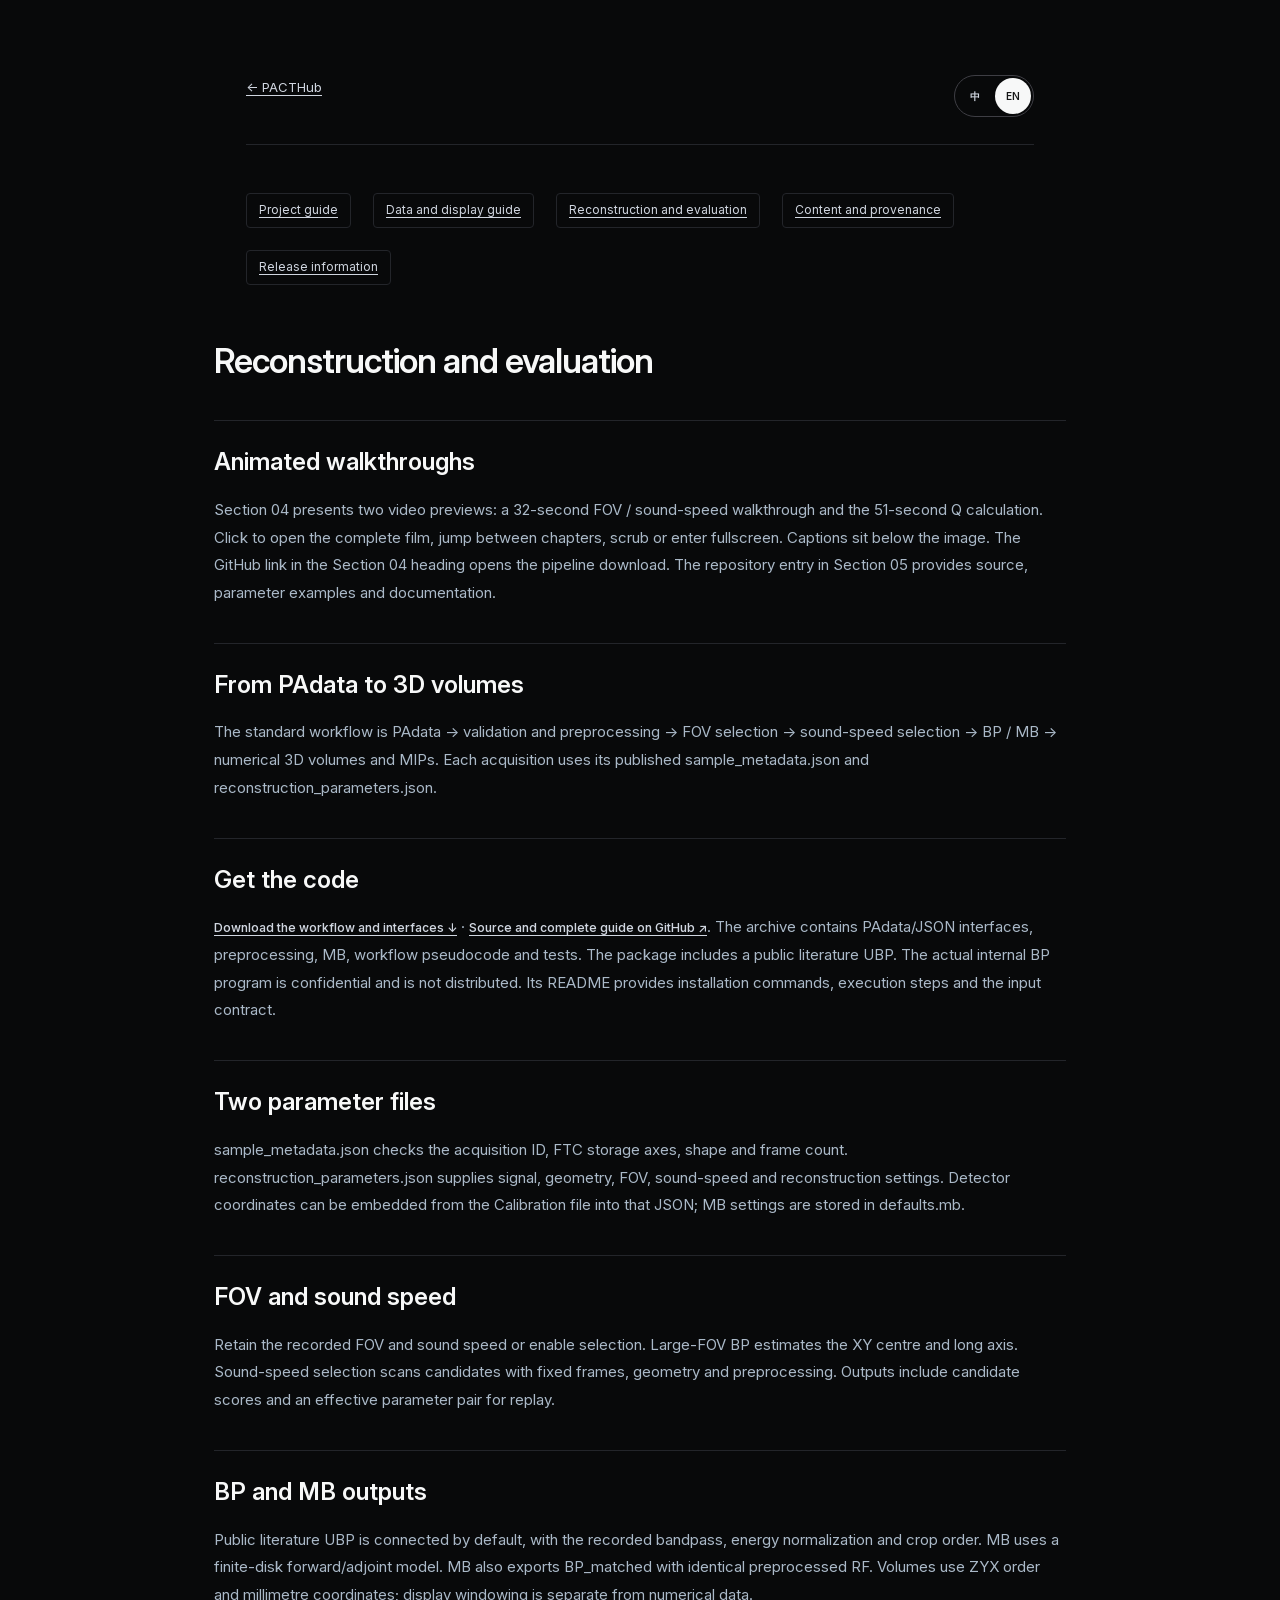
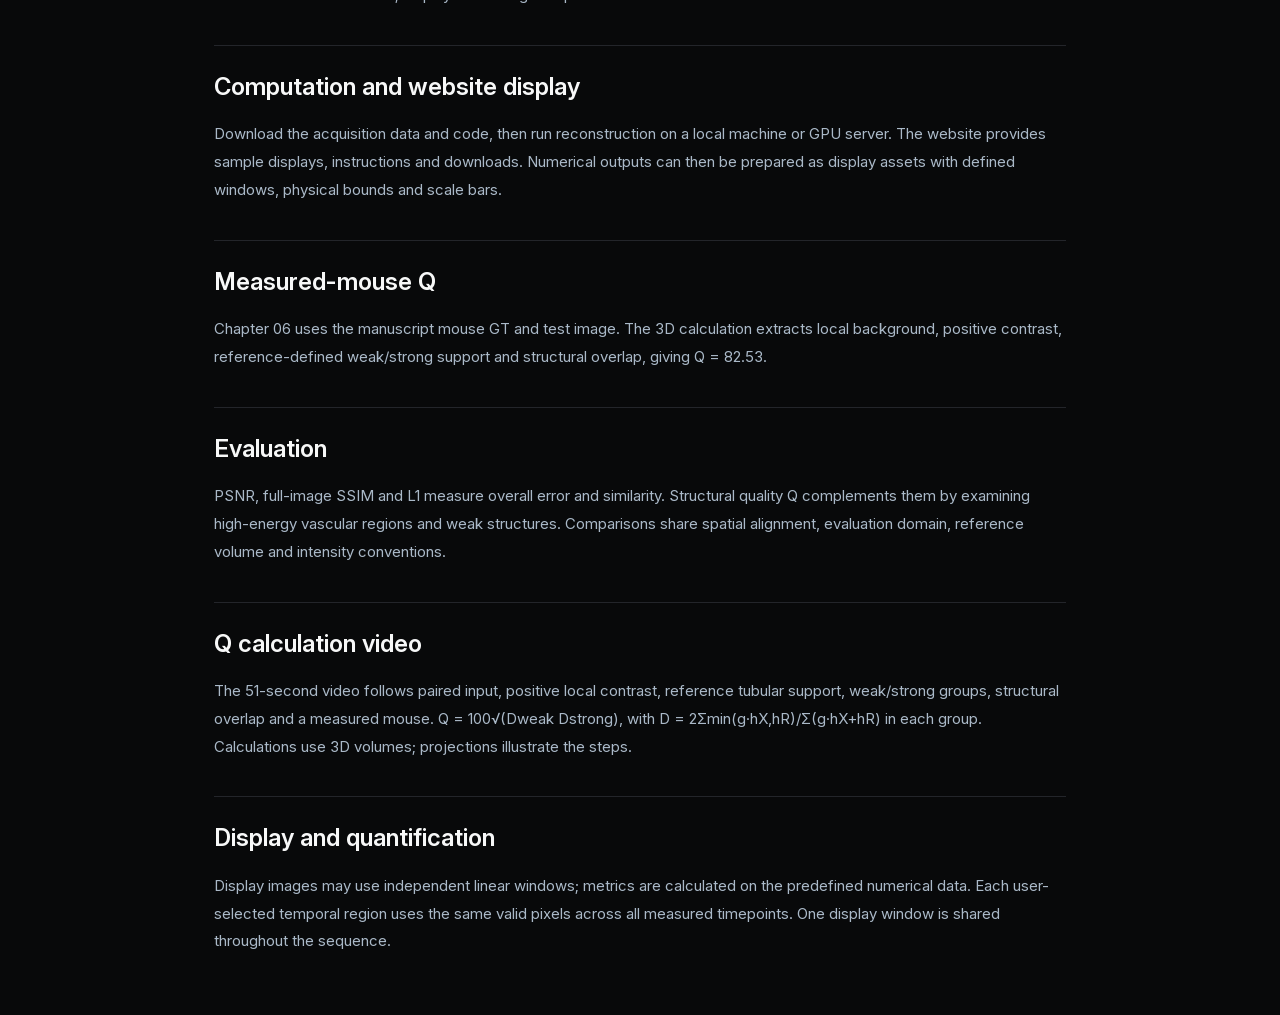
<file: docs/algorithm-guide.html>
<!doctype html><html lang="en"><head><meta charset="utf-8"><meta name="viewport" content="width=device-width,initial-scale=1"><title>Reconstruction and evaluation · PACTHub</title><link rel="icon" href="../assets/images/favicon.svg"><link rel="stylesheet" href="../assets/css/styles.css"><style>[hidden]{display:none!important}.doc-content{max-width:920px;margin:0 auto;padding:48px 24px}.doc-topbar,.doc-nav{display:flex;gap:22px;flex-wrap:wrap;margin-bottom:24px}.doc-nav{font-size:12px}.doc-content h1{margin-top:44px}.doc-content h2{font-size:24px;margin-top:36px}.doc-content p{line-height:1.85;color:#aab9c8}.doc-links{display:flex;gap:24px;flex-wrap:wrap;margin-top:40px}.doc-content .language-switch{margin-left:auto}</style><script src="../assets/js/i18n.js" defer></script><script src="../assets/js/docs-i18n.js" defer></script><link rel="stylesheet" href="../assets/css/linear-theme.css?v=20261027-silver"></head><body class="doc-page"><main class="doc-content"><header class="doc-topbar"><a href="../index.html">← PACTHub</a><div class="language-switch"><button type="button" data-language="zh" aria-label="切换为中文">中</button><button type="button" data-language="en" aria-label="Switch to English">EN</button></div></header><nav class="doc-nav"><a href="project-guide.html">Project guide</a> <a href="data-guide.html">Data and display guide</a> <a href="algorithm-guide.html">Reconstruction and evaluation</a> <a href="content-map.html">Content and provenance</a> <a href="release-checklist.html">Release information</a></nav><section data-lang-section="zh" lang="zh" hidden><h1>重建与评测流程</h1><h2>动态演示</h2><p>04 区域提供两个视频缩略图：32 秒的 FOV／声速选择，以及 51 秒的 Q 计算。点击后打开完整视频，可跳转章节、拖动进度或全屏观看；字幕位于图像下方。04 标题区的 GitHub 入口提供流程代码下载，05 的 GitHub 仓库入口提供源码、参数示例和文档。</p><h2>从 PAdata 到三维体</h2><p>标准流程为 PAdata → 参数核对与预处理 → FOV 选择 → 声速选择 → BP／MB 重建 → 数值三维体与 MIP。每个采集沿用已发布的 sample_metadata.json 和 reconstruction_parameters.json。</p><h2>获取代码</h2><p><a class="text-link" href="../assets/downloads/pacthub-workflow-v1.4.0.zip" download>下载流程与接口代码 ↓</a> · <a class="text-link" href="https://github.com/ZhiboXiao/PACTHub/tree/main/reconstruction" target="_blank" rel="noopener noreferrer">GitHub 源码与完整使用说明 ↗</a>。压缩包包含 PAdata／JSON 接口、预处理、MB、流程伪代码和测试；默认接入基于公开文献的基础 UBP；实际使用的内部 BP 程序属于保密内容，不对外分发；解压后的 README_CN.md 给出安装命令、运行步骤和字段对应表。</p><h2>两份参数文件</h2><p>sample_metadata.json 核对采集编号、FTC 存储轴、形状和帧数；reconstruction_parameters.json 提供信号、几何、FOV、声速及重建设置。探测器坐标可从 Calibration 文件内嵌到同一 JSON；MB 参数保存在 defaults.mb。</p><h2>FOV 与声速</h2><p>可直接沿用记录的视野和声速，也可开启自动选择。FOV 在大视场 BP 上估计 XY 中心与长轴；声速选择对固定帧、几何和预处理扫描候选声速。输出保存候选得分及本次生效的参数副本。</p><h2>BP 与 MB 输出</h2><p>默认使用公开文献 UBP，预处理保留原带通、能量归一化和截取顺序；MB 使用有限圆盘前向／伴随模型。MB 同时生成使用相同预处理 RF 的 BP_matched。三维体按 ZYX 保存，坐标单位为 mm；显示窗独立于定量数据。</p><h2>运行与网页展示</h2><p>下载采集数据与代码后，在本机或 GPU 服务器运行。网页提供样本展示、操作说明和下载入口。重建得到的数值体可进一步生成统一显示窗、物理范围和比例尺的展示资源。</p><h2>小鼠 Q 实例</h2><p>第 06 章使用论文中的小鼠 GT 与待评估图像。三维计算依次展示局部背景、正对比度、参考定义的弱／强区域和结构重叠，Q = 82.53。</p><h2>评测</h2><p>PSNR、全图 SSIM 和 L1 描述整体误差与相似度。结构质量 Q 提供补充，关注高能量血管区域及弱结构。比较时统一空间对齐、评测范围、参考体及强度约定。</p><h2>Q 计算视频</h2><p>51 秒视频依次展示配对输入、正局部对比度、参考管状支撑、弱强分组、结构重叠与实测小鼠。Q = 100√(Dweak Dstrong)，每组 D = 2Σmin(g·hX,hR)/Σ(g·hX+hR)。全部计算在三维体上进行，投影用于展示。</p><h2>展示与定量</h2><p>展示图可使用独立线性窗；定量指标在预先定义的数值数据上计算。连续成像对每个用户选框使用跨时刻相同的有效像素，保留所有测量时刻。各时刻共享显示窗。</p></section><section data-lang-section="en" lang="en"><h1>Reconstruction and evaluation</h1><h2>Animated walkthroughs</h2><p>Section 04 presents two video previews: a 32-second FOV / sound-speed walkthrough and the 51-second Q calculation. Click to open the complete film, jump between chapters, scrub or enter fullscreen. Captions sit below the image. The GitHub link in the Section 04 heading opens the pipeline download. The repository entry in Section 05 provides source, parameter examples and documentation.</p><h2>From PAdata to 3D volumes</h2><p>The standard workflow is PAdata → validation and preprocessing → FOV selection → sound-speed selection → BP / MB → numerical 3D volumes and MIPs. Each acquisition uses its published sample_metadata.json and reconstruction_parameters.json.</p><h2>Get the code</h2><p><a class="text-link" href="../assets/downloads/pacthub-workflow-v1.4.0.zip" download>Download the workflow and interfaces ↓</a> · <a class="text-link" href="https://github.com/ZhiboXiao/PACTHub/tree/main/reconstruction" target="_blank" rel="noopener noreferrer">Source and complete guide on GitHub ↗</a>. The archive contains PAdata/JSON interfaces, preprocessing, MB, workflow pseudocode and tests. The package includes a public literature UBP. The actual internal BP program is confidential and is not distributed. Its README provides installation commands, execution steps and the input contract.</p><h2>Two parameter files</h2><p>sample_metadata.json checks the acquisition ID, FTC storage axes, shape and frame count. reconstruction_parameters.json supplies signal, geometry, FOV, sound-speed and reconstruction settings. Detector coordinates can be embedded from the Calibration file into that JSON; MB settings are stored in defaults.mb.</p><h2>FOV and sound speed</h2><p>Retain the recorded FOV and sound speed or enable selection. Large-FOV BP estimates the XY centre and long axis. Sound-speed selection scans candidates with fixed frames, geometry and preprocessing. Outputs include candidate scores and an effective parameter pair for replay.</p><h2>BP and MB outputs</h2><p>Public literature UBP is connected by default, with the recorded bandpass, energy normalization and crop order. MB uses a finite-disk forward/adjoint model. MB also exports BP_matched with identical preprocessed RF. Volumes use ZYX order and millimetre coordinates; display windowing is separate from numerical data.</p><h2>Computation and website display</h2><p>Download the acquisition data and code, then run reconstruction on a local machine or GPU server. The website provides sample displays, instructions and downloads. Numerical outputs can then be prepared as display assets with defined windows, physical bounds and scale bars.</p><h2>Measured-mouse Q</h2><p>Chapter 06 uses the manuscript mouse GT and test image. The 3D calculation extracts local background, positive contrast, reference-defined weak/strong support and structural overlap, giving Q = 82.53.</p><h2>Evaluation</h2><p>PSNR, full-image SSIM and L1 measure overall error and similarity. Structural quality Q complements them by examining high-energy vascular regions and weak structures. Comparisons share spatial alignment, evaluation domain, reference volume and intensity conventions.</p><h2>Q calculation video</h2><p>The 51-second video follows paired input, positive local contrast, reference tubular support, weak/strong groups, structural overlap and a measured mouse. Q = 100√(Dweak Dstrong), with D = 2Σmin(g·hX,hR)/Σ(g·hX+hR) in each group. Calculations use 3D volumes; projections illustrate the steps.</p><h2>Display and quantification</h2><p>Display images may use independent linear windows; metrics are calculated on the predefined numerical data. Each user-selected temporal region uses the same valid pixels across all measured timepoints. One display window is shared throughout the sequence.</p></section></main></body></html>
</file>
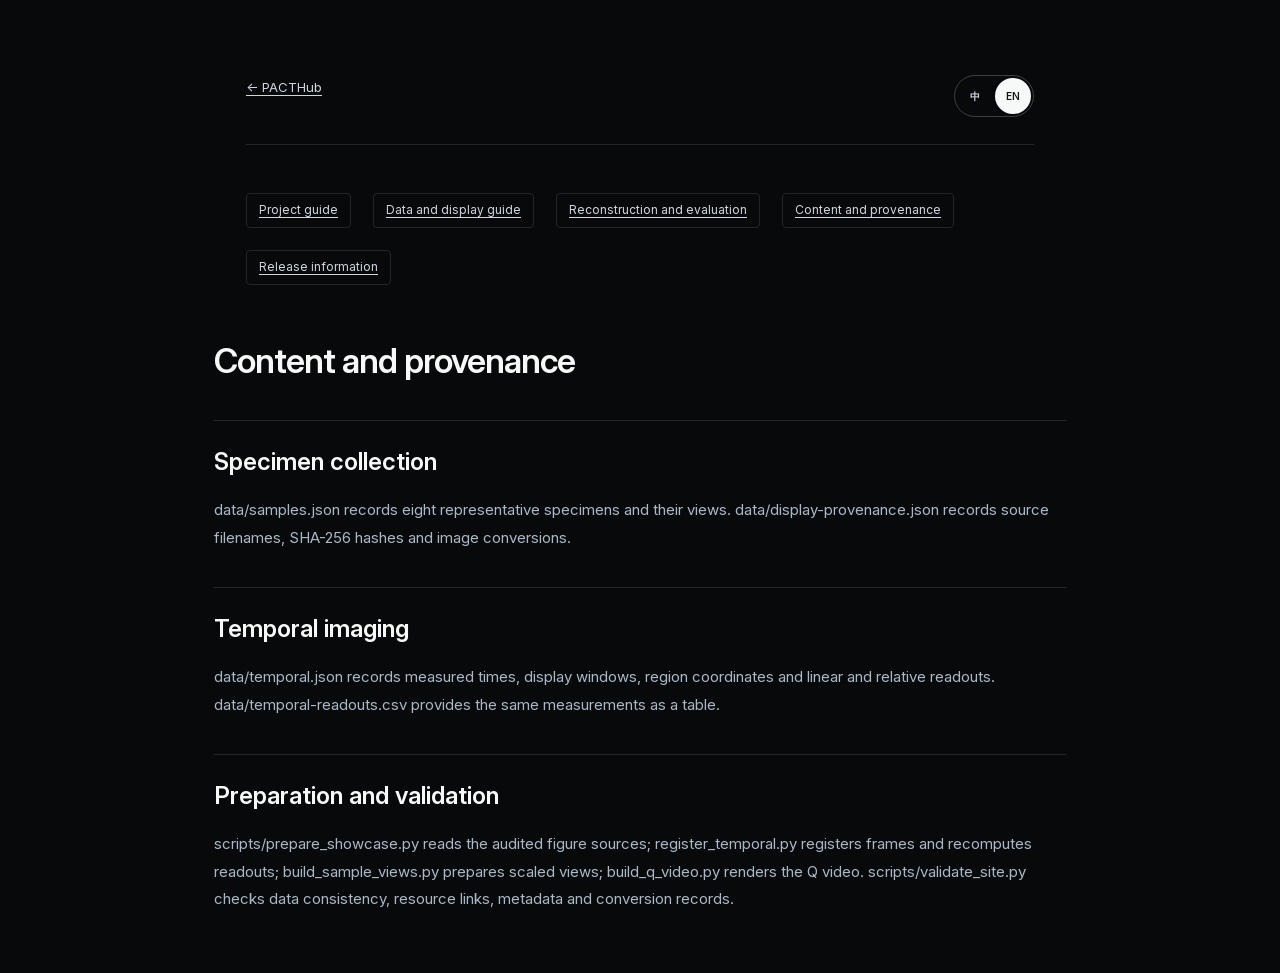
<file: docs/content-map.html>
<!doctype html><html lang="en"><head><meta charset="utf-8"><meta name="viewport" content="width=device-width,initial-scale=1"><title>Content and provenance · PACTHub</title><link rel="icon" href="../assets/images/favicon.svg"><link rel="stylesheet" href="../assets/css/styles.css"><style>[hidden]{display:none!important}.doc-content{max-width:920px;margin:0 auto;padding:48px 24px}.doc-topbar,.doc-nav{display:flex;gap:22px;flex-wrap:wrap;margin-bottom:24px}.doc-nav{font-size:12px}.doc-content h1{margin-top:44px}.doc-content h2{font-size:24px;margin-top:36px}.doc-content p{line-height:1.85;color:#aab9c8}.doc-links{display:flex;gap:24px;flex-wrap:wrap;margin-top:40px}.doc-content .language-switch{margin-left:auto}</style><script src="../assets/js/i18n.js" defer></script><script src="../assets/js/docs-i18n.js" defer></script><link rel="stylesheet" href="../assets/css/linear-theme.css?v=20261027-silver"></head><body class="doc-page"><main class="doc-content"><header class="doc-topbar"><a href="../index.html">← PACTHub</a><div class="language-switch"><button type="button" data-language="zh" aria-label="切换为中文">中</button><button type="button" data-language="en" aria-label="Switch to English">EN</button></div></header><nav class="doc-nav"><a href="project-guide.html">Project guide</a> <a href="data-guide.html">Data and display guide</a> <a href="algorithm-guide.html">Reconstruction and evaluation</a> <a href="content-map.html">Content and provenance</a> <a href="release-checklist.html">Release information</a></nav><section data-lang-section="zh" lang="zh" hidden><h1>内容与来源</h1><h2>样本集合</h2><p>data/samples.json 记录八个代表样本及其视图。data/display-provenance.json 记录源文件名、SHA-256 与图像转换过程。</p><h2>连续成像</h2><p>data/temporal.json 记录测量时刻、显示窗、区域坐标及原始与相对读数。data/temporal-readouts.csv 提供相同读数的表格形式。</p><h2>生成与验证</h2><p>scripts/prepare_showcase.py 读取已审核的配图数据；register_temporal.py 完成配准与读数；build_sample_views.py 生成带比例尺的多视图；build_q_video.py 绘制 Q 视频。scripts/validate_site.py 检查数据一致性、资源链接、元数据及转换记录。</p></section><section data-lang-section="en" lang="en"><h1>Content and provenance</h1><h2>Specimen collection</h2><p>data/samples.json records eight representative specimens and their views. data/display-provenance.json records source filenames, SHA-256 hashes and image conversions.</p><h2>Temporal imaging</h2><p>data/temporal.json records measured times, display windows, region coordinates and linear and relative readouts. data/temporal-readouts.csv provides the same measurements as a table.</p><h2>Preparation and validation</h2><p>scripts/prepare_showcase.py reads the audited figure sources; register_temporal.py registers frames and recomputes readouts; build_sample_views.py prepares scaled views; build_q_video.py renders the Q video. scripts/validate_site.py checks data consistency, resource links, metadata and conversion records.</p></section></main></body></html>
</file>
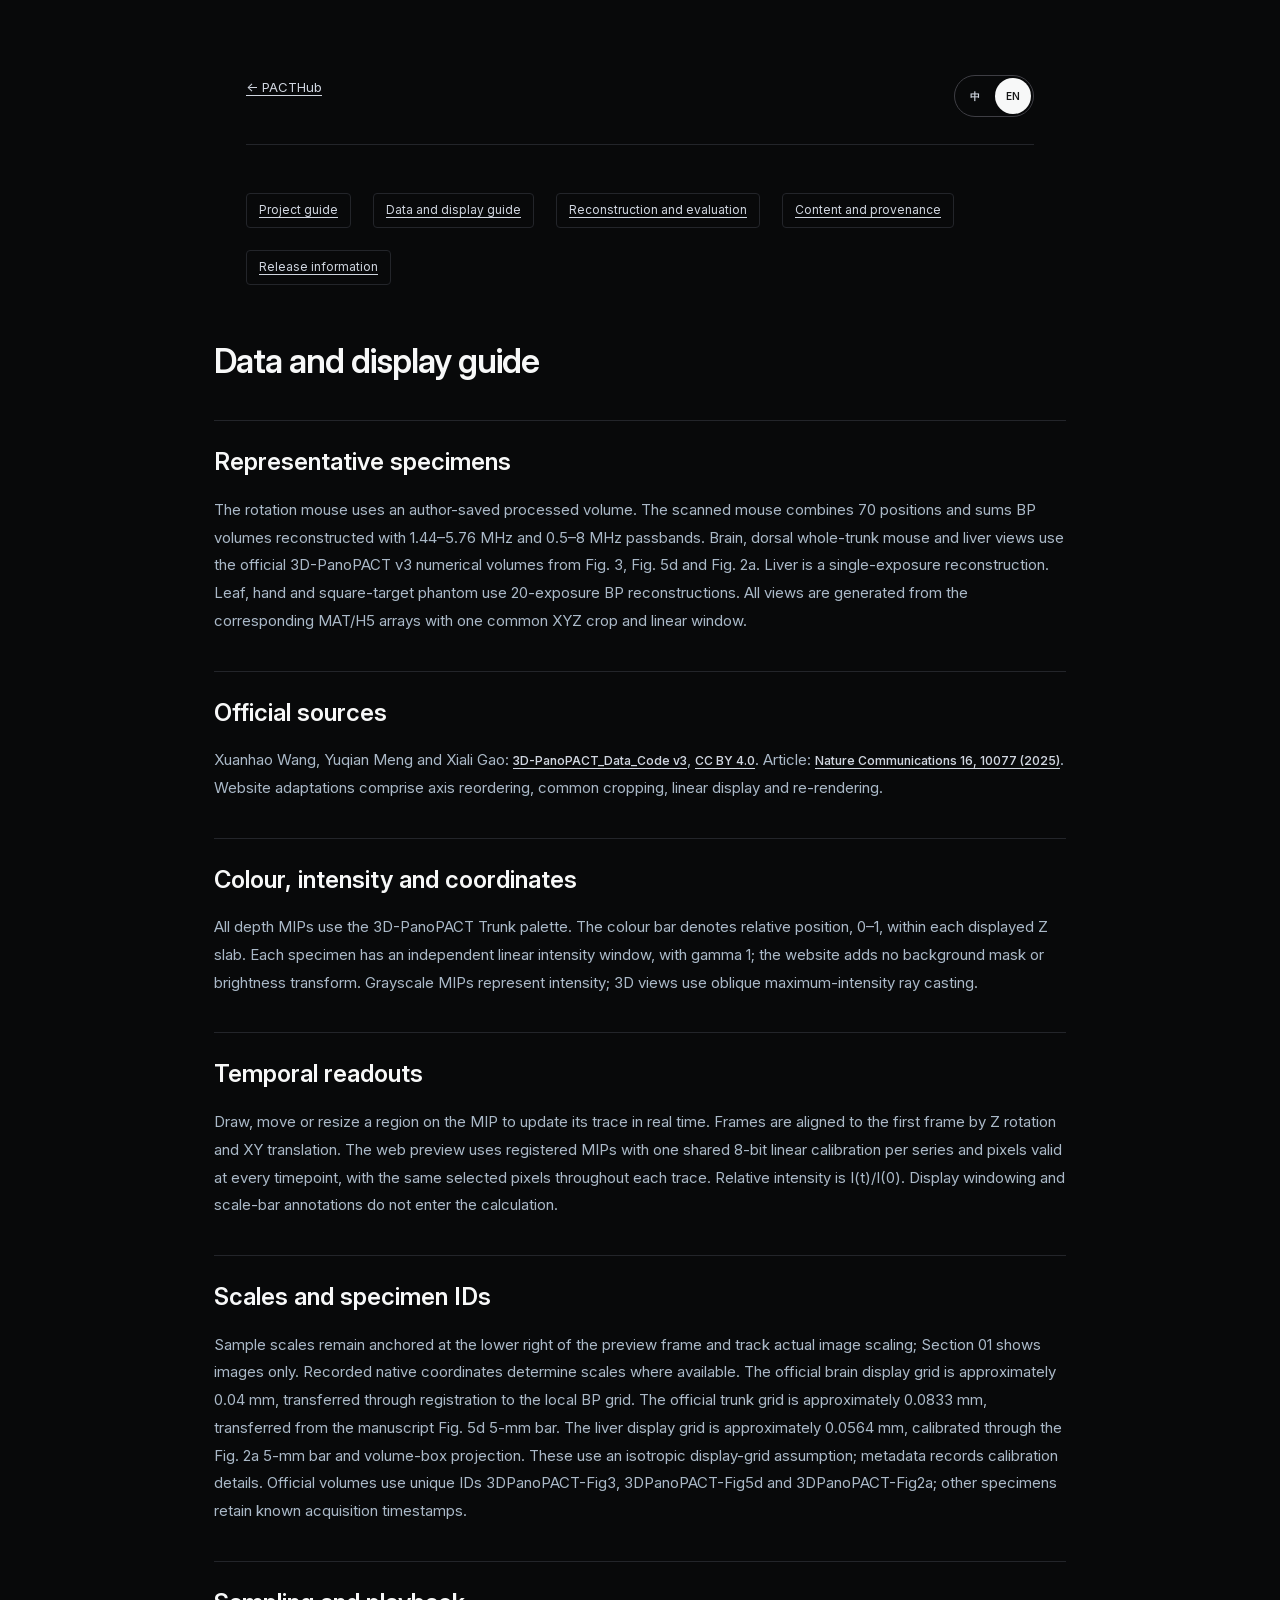
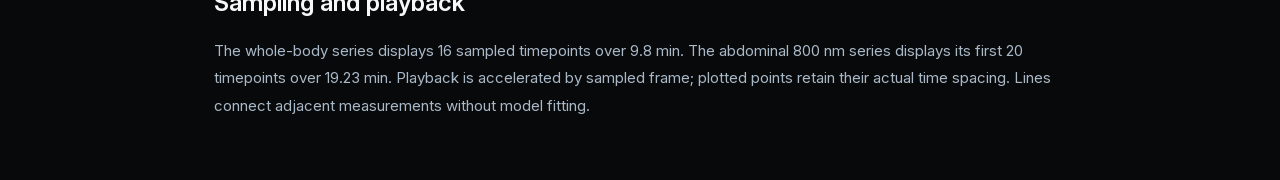
<file: docs/data-guide.html>
<!doctype html><html lang="en"><head><meta charset="utf-8"><meta name="viewport" content="width=device-width,initial-scale=1"><title>Data and display guide · PACTHub</title><link rel="icon" href="../assets/images/favicon.svg"><link rel="stylesheet" href="../assets/css/styles.css"><style>[hidden]{display:none!important}.doc-content{max-width:920px;margin:0 auto;padding:48px 24px}.doc-topbar,.doc-nav{display:flex;gap:22px;flex-wrap:wrap;margin-bottom:24px}.doc-nav{font-size:12px}.doc-content h1{margin-top:44px}.doc-content h2{font-size:24px;margin-top:36px}.doc-content p{line-height:1.85;color:#aab9c8}.doc-links{display:flex;gap:24px;flex-wrap:wrap;margin-top:40px}.doc-content .language-switch{margin-left:auto}</style><script src="../assets/js/i18n.js" defer></script><script src="../assets/js/docs-i18n.js" defer></script><link rel="stylesheet" href="../assets/css/linear-theme.css?v=20261027-silver"></head><body class="doc-page"><main class="doc-content"><header class="doc-topbar"><a href="../index.html">← PACTHub</a><div class="language-switch"><button type="button" data-language="zh" aria-label="切换为中文">中</button><button type="button" data-language="en" aria-label="Switch to English">EN</button></div></header><nav class="doc-nav"><a href="project-guide.html">Project guide</a> <a href="data-guide.html">Data and display guide</a> <a href="algorithm-guide.html">Reconstruction and evaluation</a> <a href="content-map.html">Content and provenance</a> <a href="release-checklist.html">Release information</a></nav><section data-lang-section="zh" lang="zh" hidden><h1>数据与显示说明</h1><h2>代表样本</h2><p>旋转小鼠来自作者保存的三维处理体。扫描小鼠使用 70 个位置的 BP 重建，将 1.44–5.76 MHz 与 0.5–8 MHz 两个三维体等权相加。小鼠脑、背侧全躯干小鼠与肝脏直接使用 3D-PanoPACT 官方 v3 发布的 Fig. 3、Fig. 5d 和 Fig. 2a 数值三维体。肝脏为单次曝光重建。叶片、人手与方形靶仿体使用 20 次曝光的 BP 重建。三种视图均由对应 MAT/H5 数组生成，共用 XYZ 裁剪范围和线性窗。</p><h2>官方来源</h2><p>Xuanhao Wang、Yuqian Meng、Xiali Gao：<a class="text-link" href="https://doi.org/10.6084/m9.figshare.28443374.v3">3D-PanoPACT_Data_Code v3</a>，<a class="text-link" href="https://creativecommons.org/licenses/by/4.0/">CC BY 4.0</a>。相关论文：<a class="text-link" href="https://doi.org/10.1038/s41467-025-65054-x">Nature Communications 16, 10077 (2025)</a>。网站对官方三维体进行轴重排、统一裁剪、线性显示及重新渲染。</p><h2>颜色、强度与坐标</h2><p>所有深度 MIP 使用 3D-PanoPACT Trunk 配色，色条表示当前 Z 层范围内的相对位置 0–1。每个样本使用独立线性强度窗，γ=1；网站不再施加额外背景遮罩或亮度变换。灰度 MIP 展示强度，三维视图为斜向最大强度体投影。</p><h2>时序读数</h2><p>用户在 MIP 上绘制、移动或缩放区域，曲线实时更新。各时刻先经 Z 轴旋转和 XY 平移配准至首帧，网页使用整段时序共用标定的 8 位线性 MIP 预览，均值取自所有时刻共同有效的像素。每条曲线使用同一组选定像素，相对强度为 I(t)/I(0)。显示窗和比例尺不参与计算。</p><h2>比例尺与编号</h2><p>八个样本的比例尺固定在展示框右下角，按实际图像缩放；01 概览只展示图像。记录了原生坐标的数据按坐标计算。官方鼠脑的显示网格约为 0.04 mm，由与本地 BP 结构配准转移；官方全躯干约为 0.0833 mm，由原稿 Fig. 5d 的 5 mm 比例尺转移。肝脏显示网格约为 0.0564 mm，由 Fig. 2a 的 5 mm 比例尺和三维包围框投影标定。三者按各向同性显示网格渲染，详细校准依据见元数据。官方发布体使用 3DPanoPACT-Fig3、3DPanoPACT-Fig5d 和 3DPanoPACT-Fig2a 唯一编号，其余样本沿用已知采集时间编号。</p><h2>采样与播放</h2><p>全身序列展示 16 个采样时刻，覆盖 9.8 min；腹部 800 nm 序列展示前 20 个时刻，覆盖 19.23 min。播放按采样帧加速，曲线点保留实际时间间隔。曲线连接相邻测量值，不进行模型拟合。</p></section><section data-lang-section="en" lang="en"><h1>Data and display guide</h1><h2>Representative specimens</h2><p>The rotation mouse uses an author-saved processed volume. The scanned mouse combines 70 positions and sums BP volumes reconstructed with 1.44–5.76 MHz and 0.5–8 MHz passbands. Brain, dorsal whole-trunk mouse and liver views use the official 3D-PanoPACT v3 numerical volumes from Fig. 3, Fig. 5d and Fig. 2a. Liver is a single-exposure reconstruction. Leaf, hand and square-target phantom use 20-exposure BP reconstructions. All views are generated from the corresponding MAT/H5 arrays with one common XYZ crop and linear window.</p><h2>Official sources</h2><p>Xuanhao Wang, Yuqian Meng and Xiali Gao: <a class="text-link" href="https://doi.org/10.6084/m9.figshare.28443374.v3">3D-PanoPACT_Data_Code v3</a>, <a class="text-link" href="https://creativecommons.org/licenses/by/4.0/">CC BY 4.0</a>. Article: <a class="text-link" href="https://doi.org/10.1038/s41467-025-65054-x">Nature Communications 16, 10077 (2025)</a>. Website adaptations comprise axis reordering, common cropping, linear display and re-rendering.</p><h2>Colour, intensity and coordinates</h2><p>All depth MIPs use the 3D-PanoPACT Trunk palette. The colour bar denotes relative position, 0–1, within each displayed Z slab. Each specimen has an independent linear intensity window, with gamma 1; the website adds no background mask or brightness transform. Grayscale MIPs represent intensity; 3D views use oblique maximum-intensity ray casting.</p><h2>Temporal readouts</h2><p>Draw, move or resize a region on the MIP to update its trace in real time. Frames are aligned to the first frame by Z rotation and XY translation. The web preview uses registered MIPs with one shared 8-bit linear calibration per series and pixels valid at every timepoint, with the same selected pixels throughout each trace. Relative intensity is I(t)/I(0). Display windowing and scale-bar annotations do not enter the calculation.</p><h2>Scales and specimen IDs</h2><p>Sample scales remain anchored at the lower right of the preview frame and track actual image scaling; Section 01 shows images only. Recorded native coordinates determine scales where available. The official brain display grid is approximately 0.04 mm, transferred through registration to the local BP grid. The official trunk grid is approximately 0.0833 mm, transferred from the manuscript Fig. 5d 5-mm bar. The liver display grid is approximately 0.0564 mm, calibrated through the Fig. 2a 5-mm bar and volume-box projection. These use an isotropic display-grid assumption; metadata records calibration details. Official volumes use unique IDs 3DPanoPACT-Fig3, 3DPanoPACT-Fig5d and 3DPanoPACT-Fig2a; other specimens retain known acquisition timestamps.</p><h2>Sampling and playback</h2><p>The whole-body series displays 16 sampled timepoints over 9.8 min. The abdominal 800 nm series displays its first 20 timepoints over 19.23 min. Playback is accelerated by sampled frame; plotted points retain their actual time spacing. Lines connect adjacent measurements without model fitting.</p></section></main></body></html>
</file>
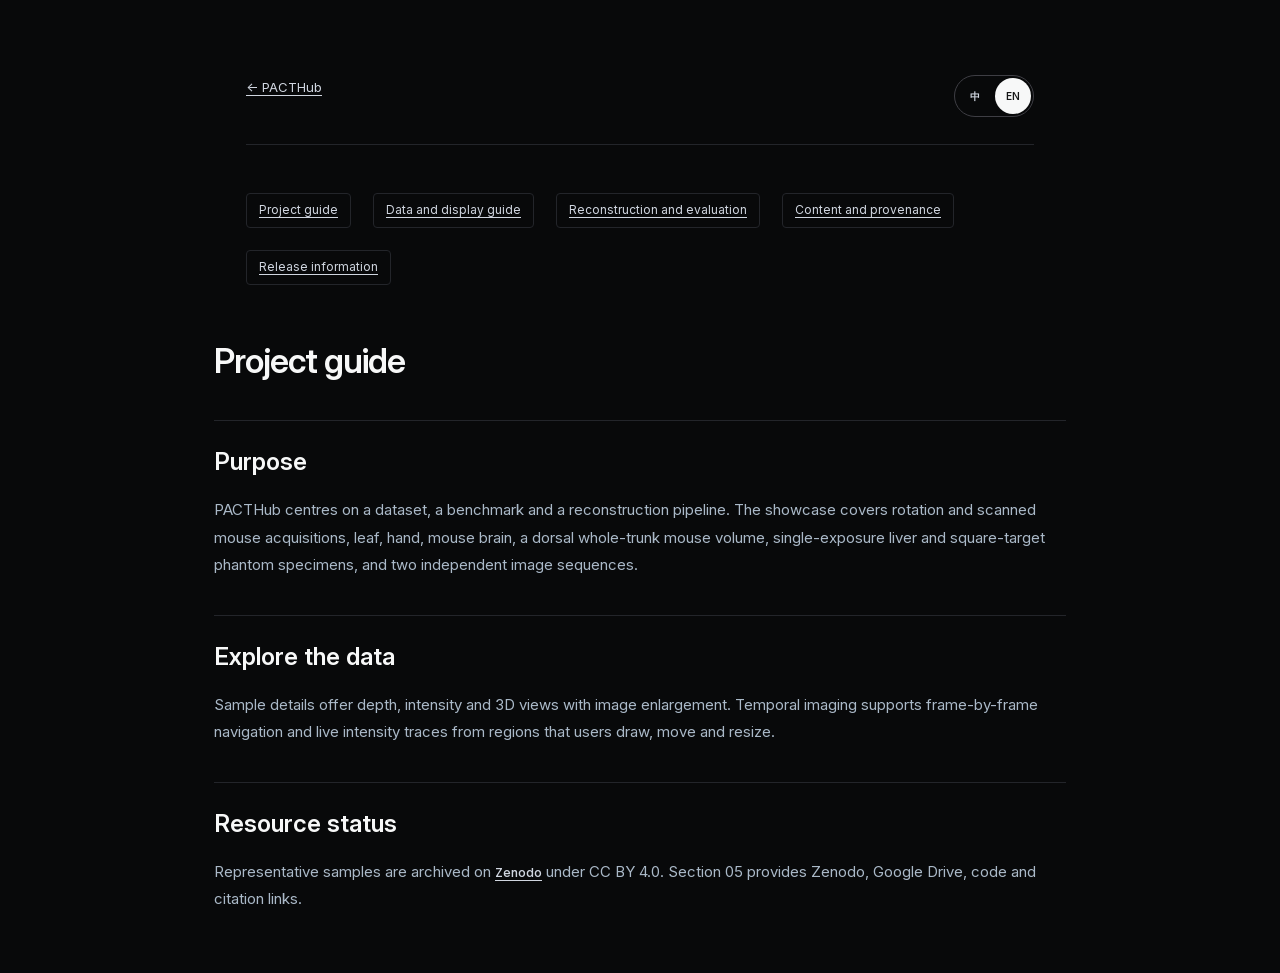
<file: docs/project-guide.html>
<!doctype html><html lang="en"><head><meta charset="utf-8"><meta name="viewport" content="width=device-width,initial-scale=1"><title>Project guide · PACTHub</title><link rel="icon" href="../assets/images/favicon.svg"><link rel="stylesheet" href="../assets/css/styles.css"><style>[hidden]{display:none!important}.doc-content{max-width:920px;margin:0 auto;padding:48px 24px}.doc-topbar,.doc-nav{display:flex;gap:22px;flex-wrap:wrap;margin-bottom:24px}.doc-nav{font-size:12px}.doc-content h1{margin-top:44px}.doc-content h2{font-size:24px;margin-top:36px}.doc-content p{line-height:1.85;color:#aab9c8}.doc-links{display:flex;gap:24px;flex-wrap:wrap;margin-top:40px}.doc-content .language-switch{margin-left:auto}</style><script src="../assets/js/i18n.js" defer></script><script src="../assets/js/docs-i18n.js" defer></script><link rel="stylesheet" href="../assets/css/linear-theme.css?v=20261027-silver"></head><body class="doc-page"><main class="doc-content"><header class="doc-topbar"><a href="../index.html">← PACTHub</a><div class="language-switch"><button type="button" data-language="zh" aria-label="切换为中文">中</button><button type="button" data-language="en" aria-label="Switch to English">EN</button></div></header><nav class="doc-nav"><a href="project-guide.html">Project guide</a> <a href="data-guide.html">Data and display guide</a> <a href="algorithm-guide.html">Reconstruction and evaluation</a> <a href="content-map.html">Content and provenance</a> <a href="release-checklist.html">Release information</a></nav><section data-lang-section="zh" lang="zh" hidden><h1>项目说明</h1><h2>定位</h2><p>PACTHub 以数据集、benchmark 和 pipeline 为核心。代表样本涵盖旋转小鼠、扫描小鼠、叶片、人手、小鼠脑、背侧全躯干小鼠、单次曝光肝脏、方形靶仿体与两组连续成像。</p><h2>使用入口</h2><p>样本详情可切换深度、灰度及三维视图，并放大查看。连续成像支持逐帧浏览、自定义框选、移动和缩放区域，实时计算强度曲线。</p><h2>资源状态</h2><p>代表性样本已存档于 <a class="text-link" href="https://doi.org/10.5281/zenodo.23496053">Zenodo</a>，采用 CC BY 4.0。网站 05 提供 Zenodo、Google Drive、代码和引用入口。</p></section><section data-lang-section="en" lang="en"><h1>Project guide</h1><h2>Purpose</h2><p>PACTHub centres on a dataset, a benchmark and a reconstruction pipeline. The showcase covers rotation and scanned mouse acquisitions, leaf, hand, mouse brain, a dorsal whole-trunk mouse volume, single-exposure liver and square-target phantom specimens, and two independent image sequences.</p><h2>Explore the data</h2><p>Sample details offer depth, intensity and 3D views with image enlargement. Temporal imaging supports frame-by-frame navigation and live intensity traces from regions that users draw, move and resize.</p><h2>Resource status</h2><p>Representative samples are archived on <a class="text-link" href="https://doi.org/10.5281/zenodo.23496053">Zenodo</a> under CC BY 4.0. Section 05 provides Zenodo, Google Drive, code and citation links.</p></section></main></body></html>
</file>
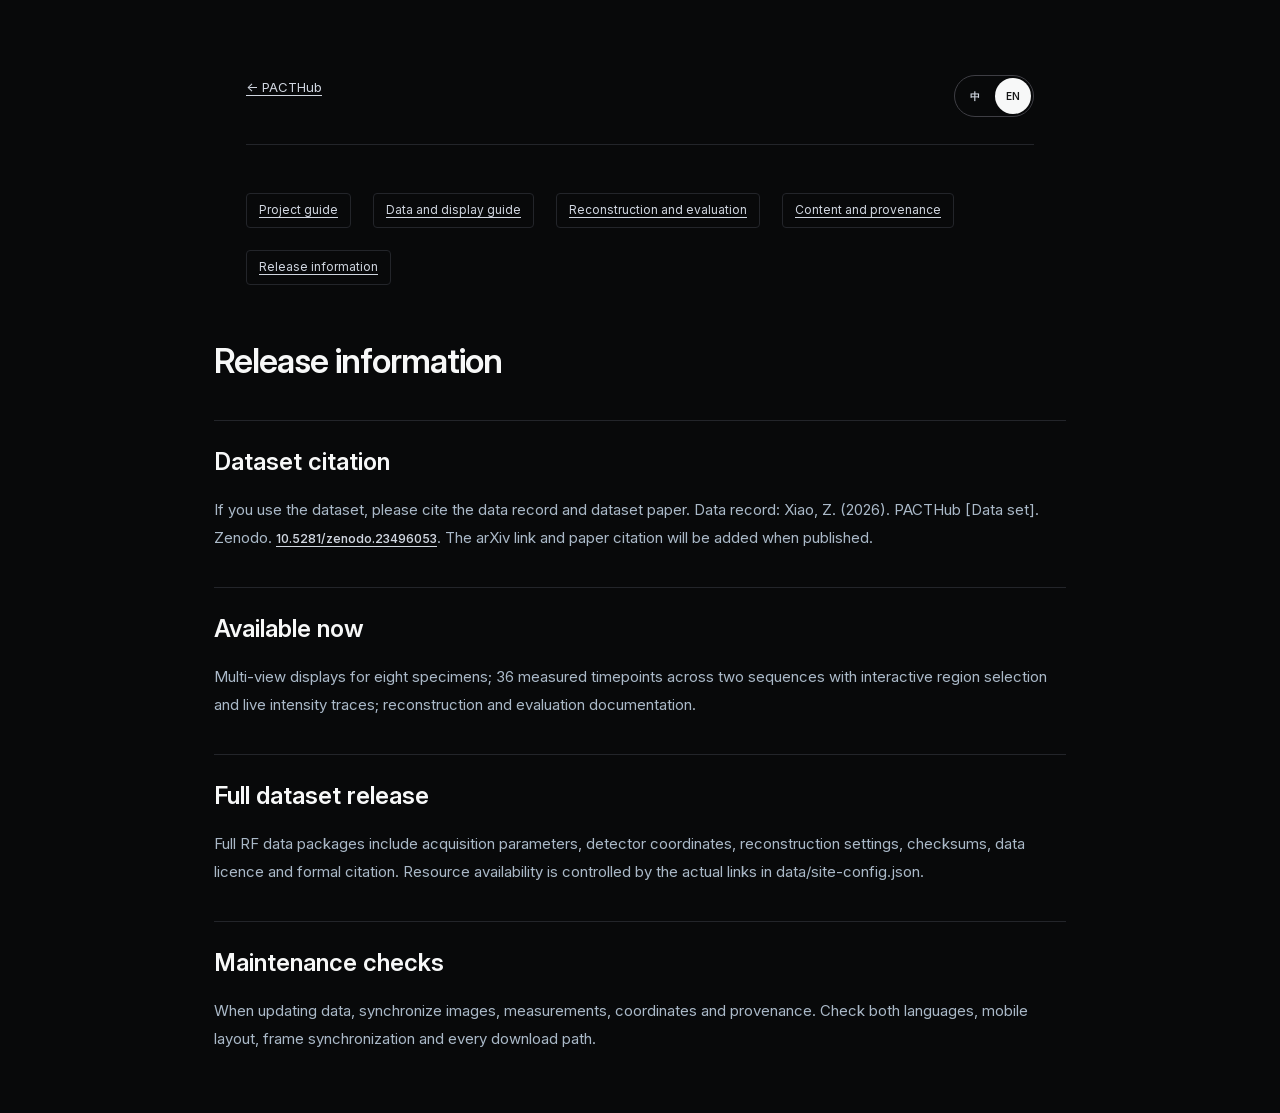
<file: docs/release-checklist.html>
<!doctype html><html lang="en"><head><meta charset="utf-8"><meta name="viewport" content="width=device-width,initial-scale=1"><title>Release information · PACTHub</title><link rel="icon" href="../assets/images/favicon.svg"><link rel="stylesheet" href="../assets/css/styles.css"><style>[hidden]{display:none!important}.doc-content{max-width:920px;margin:0 auto;padding:48px 24px}.doc-topbar,.doc-nav{display:flex;gap:22px;flex-wrap:wrap;margin-bottom:24px}.doc-nav{font-size:12px}.doc-content h1{margin-top:44px}.doc-content h2{font-size:24px;margin-top:36px}.doc-content p{line-height:1.85;color:#aab9c8}.doc-links{display:flex;gap:24px;flex-wrap:wrap;margin-top:40px}.doc-content .language-switch{margin-left:auto}</style><script src="../assets/js/i18n.js" defer></script><script src="../assets/js/docs-i18n.js" defer></script><link rel="stylesheet" href="../assets/css/linear-theme.css?v=20261027-silver"></head><body class="doc-page"><main class="doc-content"><header class="doc-topbar"><a href="../index.html">← PACTHub</a><div class="language-switch"><button type="button" data-language="zh" aria-label="切换为中文">中</button><button type="button" data-language="en" aria-label="Switch to English">EN</button></div></header><nav class="doc-nav"><a href="project-guide.html">Project guide</a> <a href="data-guide.html">Data and display guide</a> <a href="algorithm-guide.html">Reconstruction and evaluation</a> <a href="content-map.html">Content and provenance</a> <a href="release-checklist.html">Release information</a></nav><section data-lang-section="zh" lang="zh" hidden><h1>资源发布说明</h1><h2>数据引用</h2><p>使用本数据集，请引用数据记录与数据集论文。数据记录：Xiao, Z. (2026). PACTHub [Data set]. Zenodo. <a class="text-link" href="https://doi.org/10.5281/zenodo.23496053">10.5281/zenodo.23496053</a>。数据集论文的 arXiv 链接与引用将在发布后补充。</p><h2>当前可用</h2><p>八个样本的多视图展示；两组共 36 个测量时刻的图像、自定义区域与实时强度曲线；重建和评测流程说明。</p><h2>完整数据发布</h2><p>完整 RF 数据包需附采集参数、探测器坐标、重建配置、文件校验和、数据许可与正式引用。网站资源入口由 data/site-config.json 的实际链接管理。</p><h2>维护检查</h2><p>更新数据时同步图像、数值、坐标与来源记录，检查中英文界面、移动端、逐帧联动和所有下载路径。</p></section><section data-lang-section="en" lang="en"><h1>Release information</h1><h2>Dataset citation</h2><p>If you use the dataset, please cite the data record and dataset paper. Data record: Xiao, Z. (2026). PACTHub [Data set]. Zenodo. <a class="text-link" href="https://doi.org/10.5281/zenodo.23496053">10.5281/zenodo.23496053</a>. The arXiv link and paper citation will be added when published.</p><h2>Available now</h2><p>Multi-view displays for eight specimens; 36 measured timepoints across two sequences with interactive region selection and live intensity traces; reconstruction and evaluation documentation.</p><h2>Full dataset release</h2><p>Full RF data packages include acquisition parameters, detector coordinates, reconstruction settings, checksums, data licence and formal citation. Resource availability is controlled by the actual links in data/site-config.json.</p><h2>Maintenance checks</h2><p>When updating data, synchronize images, measurements, coordinates and provenance. Check both languages, mobile layout, frame synchronization and every download path.</p></section></main></body></html>
</file>
<file: assets/css/styles.css>
/* PACTHub — a quiet, editorial research interface. No remote fonts or assets. */
:root{--bg:#ffffff;--surface:#f7f8f8;--surface-blue:#f7f8f8;--text:#232326;--muted:#62666d;--line:#d0d6e0;--accent:#8a8f98;--accent-dim:#d0d6e0;--mono:"SFMono-Regular",Consolas,"Liberation Mono",monospace;--sans:Inter,-apple-system,BlinkMacSystemFont,"Segoe UI","PingFang SC","Hiragino Sans GB","Microsoft YaHei",sans-serif}
*{box-sizing:border-box}html{scroll-behavior:smooth;scroll-padding-top:100px}body{margin:0;font-family:var(--sans);color:var(--text);background:var(--bg);font-size:15px;line-height:1.75;-webkit-font-smoothing:antialiased}body.modal-open{overflow:hidden}a{color:inherit;text-decoration:none}button,input,select{font:inherit}button,a,input,select{-webkit-tap-highlight-color:transparent}button{cursor:pointer}button:disabled{cursor:not-allowed}button{color:inherit}img,svg{vertical-align:middle}img{max-width:100%;height:auto}h1,h2,h3,h4,p,figure{margin:0}h1,h2,h3,h4{font-weight:600;line-height:1.4}button:focus-visible,a:focus-visible,input:focus-visible,select:focus-visible{outline:3px solid var(--accent);outline-offset:4px}::selection{background:var(--accent-dim)}[hidden]{display:none!important}.container{width:min(1200px,calc(100% - 96px));margin-inline:auto}.sr-only{position:absolute;width:1px;height:1px;padding:0;margin:-1px;overflow:hidden;clip:rect(0,0,0,0);white-space:nowrap;border:0}.skip-link{position:fixed;top:-80px;left:16px;z-index:100;padding:10px 18px;background:var(--text);color:white;border-radius:5px}.skip-link:focus{top:12px}.mono,.eyebrow{font-family:var(--mono);font-size:10px;line-height:1.6;letter-spacing:1.2px}.eyebrow{font-weight:500;color:var(--accent);margin-bottom:19px;display:flex;align-items:center;gap:10px}.small-cross{font-family:var(--sans);font-size:20px;font-weight:400}.status-dot{display:inline-block;width:5px;height:5px;background:var(--accent);border-radius:50%;flex:none}.demo-banner{min-height:36px;padding:8px 24px;display:flex;align-items:center;justify-content:center;gap:10px;background:var(--surface-blue);font-size:11px;color:#62666d;line-height:1.5}.demo-banner strong{font-weight:600}.demo-banner a{margin-left:12px;color:var(--accent);white-space:nowrap}.site-header{position:sticky;top:0;background:rgba(255,255,255,.97);border-bottom:1px solid var(--line);z-index:30}.header-inner{height:82px;display:flex;align-items:center;justify-content:space-between;gap:30px}.brand{display:inline-flex;align-items:center;gap:11px;font-size:24px;font-weight:650;letter-spacing:-.9px;white-space:nowrap;line-height:1.2}.brand svg{color:var(--accent)}.primary-nav{display:flex;align-items:center;gap:28px;font-size:12px}.primary-nav>a{padding:10px 0;color:#62666d;transition:color .15s}.primary-nav>a:hover{color:var(--accent)}.primary-nav .nav-download{border:1px solid var(--line);padding:9px 15px;border-radius:5px;color:var(--text)}.nav-download span{margin-left:12px}.menu-toggle{display:none;align-items:center;gap:12px;min-height:44px;border:0;background:none;font-size:13px}.hero{display:grid;grid-template-columns:1.06fr 1fr;align-items:center;gap:55px;min-height:650px;padding-block:74px 83px}.hero h1{font-size:clamp(32px,3.8vw,51px);letter-spacing:-2px;line-height:1.43;font-weight:620;margin:24px 0}.hero h1 span{color:var(--accent)}.hero-description{font-size:16px;line-height:1.95;color:var(--muted);max-width:460px}.hero-actions{display:flex;align-items:center;gap:28px;margin-top:31px}.button{min-height:44px;display:inline-flex;align-items:center;justify-content:center;gap:27px;border:1px solid transparent;border-radius:5px;padding:11px 19px;font-size:12px;font-weight:550;line-height:1.5;transition:background .15s, border-color .15s, transform .15s}.button-primary{background:var(--accent);color:#ffffff;box-shadow:0 3px 6px #8a8f9812}.button-primary:hover{background:#8a8f98;transform:translateY(-1px)}.button-secondary{background:white;border-color:var(--line)}.button-secondary:hover:enabled,.button-secondary[href]:hover{border-color:#d0d6e0;background:#f7f8f8}.button:disabled{background:#f7f8f8;border-color:var(--line);color:#62666d;box-shadow:none}.text-link{display:inline-flex;align-items:center;gap:16px;font-size:12px;font-weight:550;color:var(--text);line-height:1.6}.text-link:hover{color:var(--accent)}.hero-topics{display:flex;align-items:center;gap:17px;margin-top:39px;color:var(--muted);font-size:10px}.hero-topics span+span{border-left:1px solid var(--line);padding-left:17px}.hero-visual{position:relative;min-width:0;background:linear-gradient(140deg,#f7f8f8 0%,#f7f8f8 65%,#f7f8f8 100%);border:1px solid #f7f8f8;border-radius:10px;overflow:hidden}.visual-top{position:absolute;top:22px;left:24px;right:24px;display:flex;justify-content:space-between;font-family:var(--mono);font-size:8px;letter-spacing:1.2px;color:#62666d}.visual-marker{color:var(--accent)}.hero-visual img{width:100%;display:block}.hero-visual figcaption{display:flex;justify-content:space-between;align-items:center;padding:0 24px 21px;color:#62666d;font-size:9px;letter-spacing:.5px}.section-block{padding-block:92px}.overview{padding-top:36px;border-top:1px solid var(--line)}.section-heading{margin-bottom:43px}.section-heading h2{font-size:clamp(26px,2.6vw,34px);letter-spacing:-1.1px;line-height:1.45}.section-heading .eyebrow{margin-bottom:14px}.section-heading>p,.section-heading.horizontal>p{font-size:13px;color:var(--muted);line-height:1.85;max-width:380px}.section-heading.horizontal{display:flex;align-items:flex-end;justify-content:space-between;gap:44px}.overview-grid{display:grid;grid-template-columns:repeat(3,1fr);gap:34px}.overview-grid article{border-top:1px solid var(--line);padding:27px 0 0}.feature-number{font-family:var(--mono);font-size:12px;color:var(--accent);display:block;margin-bottom:27px}.overview-grid h3{font-size:18px;margin-bottom:12px}.overview-grid p{font-size:13px;line-height:1.95;color:var(--muted);max-width:310px;margin-bottom:27px}.overview-grid .mono{font-size:9px;color:#62666d;letter-spacing:1.1px}.explore-section{background:var(--surface);border-block:1px solid #f7f8f8}.explorer-toolbar{display:flex;justify-content:space-between;align-items:center;gap:25px;padding-bottom:20px;border-bottom:1px solid var(--line)}.filter-group{display:flex;flex-wrap:wrap;gap:7px}.filter-chip{padding:8px 18px;min-height:40px;border:1px solid transparent;border-radius:5px;background:none;color:var(--muted);font-size:12px;white-space:nowrap}.filter-chip:hover{background:#f7f8f8}.filter-chip.active{background:var(--text);color:#ffffff}.search-controls{display:flex;align-items:center;gap:10px}.search-field{display:flex;align-items:center;gap:9px;padding:0 13px;border:1px solid var(--line);border-radius:5px;background:white;height:40px;color:var(--muted)}.search-field input{width:160px;min-width:0;border:0;outline:none!important;background:none;color:var(--text);font-size:12px}.search-field:focus-within{outline:2px solid var(--accent);outline-offset:2px}.search-field input::placeholder{color:#62666d}.search-controls select{height:40px;max-width:145px;font-size:11px;border:1px solid var(--line);border-radius:5px;background:#ffffff;padding:0 30px 0 12px;color:var(--muted)}.results-meta{display:flex;justify-content:space-between;align-items:center;gap:15px;font-size:11px;color:var(--muted);margin:19px 0}.results-meta .mono{font-size:8px;letter-spacing:1px}.sample-grid{display:grid;grid-template-columns:repeat(3,minmax(0,1fr));gap:24px;min-height:0}.sample-card{overflow:hidden;background:white;border:1px solid var(--line);border-radius:7px;transition:border-color .18s,box-shadow .18s,transform .18s}.sample-card:hover{border-color:#d0d6e0;box-shadow:0 10px 24px #23232606;transform:translateY(-3px)}.sample-image{position:relative;aspect-ratio:1.9;overflow:hidden;background:#f7f8f8;border-bottom:1px solid #f7f8f8}.sample-image img{width:100%;height:100%;display:block;object-fit:cover}.demo-tag{display:inline-flex;align-items:center;min-height:21px;border:1px solid #d0d6e0;border-radius:3px;padding:2px 6px;background:#ffffffeb;color:#62666d;font-family:var(--mono);font-size:8px;letter-spacing:.5px;line-height:1.4}.sample-image .demo-tag{position:absolute;top:13px;left:13px}.image-caption{position:absolute;bottom:11px;left:15px;font-family:var(--mono);font-size:7px;letter-spacing:1px;color:#62666d}.sample-content{padding:21px 22px 17px}.sample-topline{display:flex;align-items:center;justify-content:space-between;gap:8px;font-family:var(--mono);font-size:9px;color:var(--muted);letter-spacing:.2px}.split-tag{border:1px solid #f7f8f8;border-radius:3px;padding:1px 5px;font-size:8px;color:#62666d}.sample-content h3{font-size:16px;font-weight:550;margin:11px 0 6px}.sample-specs{display:flex;align-items:center;gap:8px;font-family:var(--mono);font-size:10px;color:#62666d}.sample-specs span:last-child{font-size:7px;letter-spacing:1px}.sample-footer{border-top:1px solid #f7f8f8;margin-top:19px;padding-top:12px;display:flex;align-items:center;justify-content:space-between}.sample-category{font-size:10px;color:var(--muted)}.detail-button{display:flex;align-items:center;gap:14px;border:0;background:none;font-size:11px;padding:7px 0 7px 12px;color:var(--text)}.detail-button:hover{color:var(--accent)}.detail-button span{font-size:15px}.index-footnote{display:flex;justify-content:space-between;align-items:center;gap:25px;margin-top:27px;font-size:11px;color:var(--muted)}.empty-state,.load-error{background:white;border:1px solid var(--line);border-radius:7px;padding:55px 24px;text-align:center}.empty-state>span{display:block;font-size:40px;color:var(--muted);margin-bottom:10px}.empty-state h3,.load-error h3{font-size:19px}.empty-state p,.load-error p{color:var(--muted);font-size:13px;margin:10px auto 20px;max-width:620px;overflow-wrap:anywhere}.load-error a{color:var(--accent);text-decoration:underline}.algorithm-layout{display:grid;grid-template-columns:1fr 1fr;gap:110px;align-items:center}.section-kicker{display:block;font-size:11px;color:var(--muted);margin-bottom:20px}.algorithm-copy h3,.paper-copy h3,.team-grid h3{font-size:25px;letter-spacing:-.5px;margin-bottom:17px}.algorithm-copy>p:not(.resource-status),.paper-copy>p,.team-grid p{color:var(--muted);font-size:13px;line-height:1.95;max-width:450px}.resource-status{display:flex;align-items:center;gap:8px;color:var(--muted);font-size:11px;margin-top:26px}.resource-status:before{content:"";width:5px;height:5px;border-radius:50%;background:#8a8f98}.resource-buttons{display:flex;flex-wrap:wrap;gap:10px;margin-top:19px}.method-panel{border:1px solid var(--line);border-radius:8px;padding:25px 29px 21px;background:#ffffff}.method-panel-top{display:flex;justify-content:space-between;color:var(--muted);padding-bottom:23px;border-bottom:1px solid var(--line)}.method-panel-top .mono{font-size:8px}.pipeline{list-style:none;margin:0;padding:0}.pipeline li{position:relative;display:flex;gap:24px;padding:24px 0}.pipeline li:not(:last-child){border-bottom:1px solid #f7f8f8}.pipeline-number{display:flex;align-items:center;justify-content:center;flex:none;width:34px;height:34px;border:1px solid var(--accent-dim);border-radius:7px;color:var(--accent);background:var(--surface-blue);font-family:var(--mono);font-size:10px}.pipeline .mono{font-size:8px;color:var(--accent)}.pipeline h4{font-size:16px;margin:3px 0 6px}.pipeline p{font-size:11px;color:var(--muted)}.method-caption{border-top:1px solid var(--line);padding-top:15px;font-size:10px;color:var(--muted)}.downloads-section{background:var(--surface);border-block:1px solid #f7f8f8}.download-grid{display:grid;grid-template-columns:repeat(3,minmax(0,1fr));gap:23px}.download-card{background:white;border:1px solid var(--line);border-radius:7px;padding:26px;display:flex;flex-direction:column;align-items:flex-start}.status-pill{display:inline-flex;align-items:center;gap:6px;border:1px solid var(--line);border-radius:4px;padding:2px 7px;font-size:9px;color:var(--muted);line-height:1.6}.status-pill:before{content:"";width:4px;height:4px;border-radius:50%;background:#8a8f98}.download-card h3{font-size:20px;margin:24px 0 12px}.download-card>p{font-size:12px;color:var(--muted);line-height:1.9;margin-bottom:24px;flex:1}.download-meta{font-family:var(--mono);font-size:9px;color:var(--muted);display:flex;flex-wrap:wrap;gap:10px;margin-bottom:18px}.download-card>.button{width:100%;justify-content:space-between}.usage-row{display:flex;align-items:center;gap:28px;margin-top:33px;padding:30px 0;border-block:1px solid var(--line)}.usage-row>div{margin-right:auto}.usage-row .mono{font-size:8px;color:var(--muted)}.usage-row h3{font-size:15px;margin-top:7px}.usage-row .text-link{font-size:11px;gap:9px;white-space:nowrap}.release-note{display:flex;gap:10px;align-items:flex-start;margin-top:20px;font-size:10px;color:var(--muted)}.note-symbol{width:15px;height:15px;flex:none;border:1px solid #8a8f98;border-radius:50%;text-align:center;font-size:9px;line-height:14px;margin-top:2px}.release-note p span{margin-left:10px}.publication-layout{display:grid;grid-template-columns:1fr 1fr;gap:110px;align-items:start}.citation-panel{background:var(--surface);border:1px solid var(--line);border-radius:7px;padding:24px 26px;min-height:204px;display:flex;flex-direction:column}.citation-top{display:flex;justify-content:space-between;align-items:center;gap:18px;color:var(--muted);padding-bottom:23px}.citation-top .mono{font-size:9px}.copy-button{background:none;border:none;color:var(--accent);font-size:10px;padding:5px 0;min-height:30px}.copy-button:disabled{color:#62666d}.citation-panel>p:first-of-type{font-family:var(--mono);font-size:12px;line-height:1.9;white-space:pre-wrap;overflow-wrap:anywhere;flex:1}.citation-status{font-size:10px;color:var(--muted);margin-top:25px}.team-section{border-top:1px solid var(--line);background:#f7f8f8}.team-grid{display:grid;grid-template-columns:1fr 1fr;gap:110px}.team-grid>article{border-top:1px solid var(--line);padding-top:24px}.team-grid h3{font-size:20px}.team-member{margin-top:16px;padding-top:16px;border-top:1px solid var(--line)}.team-member:first-child{margin-top:0;padding-top:0;border:0}.team-member h3{margin-bottom:4px;font-size:18px}.team-member p{font-size:11px}.team-member a{color:var(--accent)}.site-footer{background:white}.footer-inner{display:flex;align-items:center;gap:35px;padding-block:40px}.footer-inner .brand{font-size:22px}.footer-inner p{font-size:11px;color:var(--muted);margin-right:auto}.footer-inner>a:last-child{font-size:11px;color:var(--muted)}.footer-bottom{display:flex;justify-content:space-between;gap:20px;padding-block:21px;border-top:1px solid var(--line);font-family:var(--mono);font-size:8px;letter-spacing:.8px;color:var(--muted)}.footer-bottom a{font-family:var(--sans);font-size:10px;letter-spacing:0}dialog{padding:0;border:1px solid var(--line);border-radius:10px;background:white;color:var(--text);width:min(740px,calc(100% - 32px));max-height:calc(100dvh - 48px);box-shadow:0 30px 100px #23232633}dialog::backdrop{background:#23232670;backdrop-filter:blur(3px)}.dialog-shell{padding:26px 32px}.dialog-header{display:flex;justify-content:space-between;align-items:center;border-bottom:1px solid var(--line);margin-bottom:27px;padding-bottom:16px}.dialog-header .eyebrow{margin:0;font-size:9px}.icon-button{display:grid;place-items:center;border:1px solid var(--line);background:white;width:36px;height:36px;border-radius:4px;font-size:24px;line-height:1}.detail-heading>.demo-tag{margin-bottom:12px}.detail-heading h2{font-size:23px;margin-bottom:24px;overflow-wrap:anywhere}.detail-grid{display:grid;grid-template-columns:1fr 1fr;margin:0;gap:0 30px}.detail-grid>div{padding:12px 0;border-top:1px solid var(--line)}.detail-grid dt{font-size:10px;color:var(--muted)}.detail-grid dd{font-family:var(--mono);font-size:12px;margin:4px 0 0;overflow-wrap:anywhere}.detail-note{font-size:12px;color:var(--muted);line-height:1.9;padding:15px;margin-top:20px;background:var(--surface);border-radius:5px;overflow-wrap:anywhere}.detail-provenance{padding-top:23px;font-size:12px;overflow-wrap:anywhere}.detail-provenance h3{font-size:13px;margin-bottom:8px}.detail-provenance p{margin-top:4px;color:var(--muted)}.dialog-footer{border-top:1px solid var(--line);margin-top:28px;padding-top:20px;display:flex;align-items:center;justify-content:space-between;gap:16px}.dialog-footer>span{font-size:10px;color:var(--muted)}
/* Readable documentation shares the same palette and typography. */
.doc-page,.document-main{font-size:15px;line-height:1.9;overflow-wrap:anywhere}.doc-topbar,.doc-nav,.doc-content,.doc-footer{width:min(900px,calc(100% - 64px));margin-inline:auto}.doc-topbar{display:flex;justify-content:space-between;gap:20px;padding:27px 0;border-bottom:1px solid var(--line)}.doc-topbar a{font-size:13px;color:var(--accent)}.doc-topbar strong{font-size:19px}.doc-nav{display:flex;flex-wrap:wrap;gap:9px;padding:24px 0 8px}.doc-nav a{padding:5px 12px;border:1px solid var(--line);border-radius:4px;font-size:11px;color:var(--muted)}.doc-nav a[aria-current=page]{background:var(--surface-blue);border-color:var(--accent-dim);color:var(--accent)}.doc-content{padding:30px 0 62px}.doc-content h1,.document-main h1{font-size:34px;letter-spacing:-1px;margin-bottom:26px}.doc-content h2,.document-main h2{font-size:24px;margin:42px 0 17px;border-top:1px solid var(--line);padding-top:24px}.doc-content h3,.document-main h3{font-size:18px;margin:26px 0 10px}.doc-content p,.doc-content li,.document-main p,.document-main li{color:var(--muted)}.doc-content p,.document-main p{margin:12px 0}.doc-content strong,.document-main strong{color:var(--text)}.doc-content a,.document-main a{color:var(--accent);text-decoration:underline;text-underline-offset:3px}.doc-content code,.document-main code{font-family:var(--mono);font-size:.86em;background:var(--surface-blue);color:#8a8f98;padding:2px 5px;border-radius:3px}.doc-content pre,.document-main pre{background:var(--surface);border:1px solid var(--line);border-radius:5px;padding:20px;overflow:auto;white-space:pre-wrap}.doc-content pre code{padding:0;background:none}.doc-content table,.document-main table{display:block;max-width:100%;overflow:auto;border-collapse:collapse;font-size:12px;margin:22px 0}.doc-content th,.doc-content td,.document-main th,.document-main td{padding:10px 14px;border:1px solid var(--line);text-align:left;vertical-align:top;min-width:110px}.doc-content th,.document-main th{background:var(--surface-blue)}.doc-content ul,.doc-content ol{padding-left:1.5em}.doc-content li{margin:.5em 0}.doc-content .task-list{list-style:none;padding-left:0}.doc-content input[type=checkbox]{accent-color:var(--accent);margin-right:.7em}.doc-footer{padding:24px 0 40px;border-top:1px solid var(--line);font-size:11px;color:var(--muted)}.document-header{padding-block:28px;border-bottom:1px solid var(--line)}.document-main{max-width:900px;padding-block:50px 80px}.document-main section{margin-block:35px}
@media(min-width:1440px){.hero{gap:75px}}
@media(max-width:1100px){.container{width:calc(100% - 64px)}.primary-nav{gap:18px}.hero{gap:30px;min-height:590px;padding-block:68px}.hero h1{font-size:39px;letter-spacing:-1.5px}.hero-description{font-size:14px}.hero-actions{gap:18px}.algorithm-layout,.publication-layout,.team-grid{gap:55px}.sample-content{padding:18px}.usage-row{gap:20px}.download-card{padding:23px}}
@media(max-width:850px){.container{width:calc(100% - 48px)}.header-inner{height:70px}.brand{font-size:23px}.menu-toggle{display:flex}.primary-nav{display:none;position:absolute;top:70px;left:0;right:0;background:#ffffff;border-bottom:1px solid var(--line);padding:12px 24px 22px;flex-direction:column;align-items:stretch;gap:0;box-shadow:0 10px 15px #23232605}.primary-nav.open{display:flex}.primary-nav>a{padding:12px}.primary-nav .nav-download{margin-top:10px;padding:10px 12px}.hero{grid-template-columns:1fr 1fr;gap:20px;min-height:515px;padding-block:56px}.hero h1{font-size:32px;letter-spacing:-1px}.hero .eyebrow{font-size:8px;letter-spacing:.8px}.hero-description{font-size:12px}.hero-actions{flex-wrap:wrap;gap:17px}.hero-topics{margin-top:25px;font-size:9px;gap:12px}.hero-topics span+span{padding-left:12px}.visual-top{top:18px;left:18px;right:18px;font-size:6px;letter-spacing:.6px}.hero-visual figcaption{padding:0 18px 17px;font-size:8px}.section-block{padding-block:68px}.overview{padding-top:35px}.section-heading.horizontal{gap:25px}.section-heading.horizontal>p{font-size:11px;max-width:270px}.section-heading h2{font-size:28px}.overview-grid{gap:22px}.overview-grid p{font-size:12px}.explorer-toolbar{align-items:flex-start;flex-direction:column;gap:17px}.search-controls{width:100%}.search-field{flex:1}.search-field input{width:100%}.sample-grid{grid-template-columns:repeat(2,minmax(0,1fr));gap:20px}.algorithm-layout,.publication-layout,.team-grid{gap:35px}.method-panel{padding:21px}.pipeline li{gap:18px}.algorithm-copy h3,.paper-copy h3{font-size:23px}.download-grid{gap:14px}.download-card{padding:20px}.download-card h3{font-size:18px}.download-card>p{font-size:11px}.download-card .button{font-size:11px;padding:10px 12px}.usage-row{flex-wrap:wrap;gap:18px 26px}.usage-row>div{width:100%;margin-right:0}.citation-panel{padding:21px}.team-grid h3{font-size:19px}}
@media(max-width:600px){html{scroll-padding-top:84px}.container{width:calc(100% - 40px)}.demo-banner{padding:8px 15px;gap:7px;font-size:9px;justify-content:flex-start}.demo-banner a{margin-left:auto;font-size:9px}.header-inner{height:65px}.primary-nav{top:65px}.brand{font-size:22px}.brand svg{width:26px;height:29px}.hero{grid-template-columns:1fr;gap:40px;padding-block:43px 50px}.hero .eyebrow{font-size:9px}.hero h1{font-size:clamp(30px,7.7vw,43px);letter-spacing:-1.5px;margin:22px 0 20px}.hero-description{font-size:14px}.hero-actions{margin-top:25px;gap:25px}.hero-topics{margin-top:28px;font-size:10px}.hero-visual{max-width:470px;width:100%;margin-inline:auto}.visual-top{font-size:8px;top:20px;left:22px;right:22px}.hero-visual figcaption{font-size:9px;padding:0 22px 20px}.hero-visual img{max-height:340px;object-fit:contain}.section-block{padding-block:56px}.overview{padding-top:30px}.section-heading{margin-bottom:30px}.section-heading.horizontal{display:block}.section-heading.horizontal>p{max-width:none;font-size:12px;margin-top:17px}.section-heading h2{font-size:26px;letter-spacing:-.8px}.eyebrow{font-size:9px;letter-spacing:1px}.overview-grid{grid-template-columns:1fr;gap:23px}.overview-grid article{padding-top:21px;position:relative;padding-left:42px}.feature-number{position:absolute;left:0;top:23px;margin:0}.overview-grid h3{font-size:17px;margin-bottom:8px}.overview-grid p{max-width:none;font-size:12px;margin-bottom:12px}.overview-grid .mono{font-size:8px}.explorer-toolbar{gap:17px}.filter-chip{padding:8px 15px}.search-controls{gap:8px}.search-field{padding:0 10px}.search-controls select{max-width:116px;padding-left:9px;padding-right:18px;font-size:10px}.results-meta .mono{display:none}.sample-grid{grid-template-columns:1fr;gap:21px}.sample-content{padding:20px}.sample-content h3{font-size:17px}.sample-image{aspect-ratio:2.0}.sample-image img{object-fit:cover}.index-footnote{align-items:flex-start;font-size:10px;gap:18px}.index-footnote .text-link{font-size:10px;white-space:nowrap;gap:7px}.algorithm-layout,.publication-layout,.team-grid{grid-template-columns:1fr;gap:32px}.algorithm-copy h3,.paper-copy h3{font-size:23px}.resource-buttons .button{font-size:11px}.method-panel{padding:23px}.pipeline li{padding:22px 0;gap:22px}.download-grid{grid-template-columns:1fr;gap:16px}.download-card{padding:24px}.download-card h3{font-size:20px;margin-top:18px}.download-card>p{font-size:12px;margin-bottom:20px;max-width:300px}.download-card .button{font-size:12px}.usage-row{gap:17px 22px}.usage-row .text-link{font-size:10px;gap:7px}.release-note p span{display:block;margin-left:0;margin-top:3px}.citation-panel{padding:22px}.team-grid{gap:30px}.team-grid h3{font-size:20px}.footer-inner{padding-block:30px;gap:18px;flex-wrap:wrap}.footer-inner p{margin-right:0;font-size:10px}.footer-inner>a:last-child{width:100%;font-size:10px}.footer-bottom{font-size:6px;letter-spacing:.5px;padding-block:20px;align-items:center}.dialog-shell{padding:20px}.detail-grid{grid-template-columns:1fr;gap:0}.detail-heading h2{font-size:20px}.dialog-footer{align-items:stretch;flex-direction:column}.dialog-footer>.button{width:100%}.doc-topbar,.doc-nav,.doc-content,.doc-footer{width:calc(100% - 40px)}.doc-content h1,.document-main h1{font-size:28px}.doc-content h2,.document-main h2{font-size:22px}.doc-content,.document-main{font-size:14px}}
@media(prefers-reduced-motion:reduce){html{scroll-behavior:auto}*,*::before,*::after{transition:none!important;animation:none!important}.sample-card:hover,.button-primary:hover{transform:none}}
@media print{.site-header{position:static}.demo-banner,.hero-actions,.explorer-toolbar,.resource-buttons,.menu-toggle,dialog,.site-footer{display:none!important}.container{width:100%}.section-block{padding-block:30px}.hero{padding-block:30px;min-height:0}.sample-card,.download-card,.method-panel{break-inside:avoid}body{font-size:11px}}

/* Cinematic first screen. The remaining six sections keep the light theme. */
.cinematic-header{position:absolute;inset:0 0 auto;background:transparent;border:0;color:#ffffff;z-index:30}
.cinematic-header .header-inner{height:100px;border-bottom:1px solid #ffffff24}
.cinematic-header .brand svg{color:#d0d6e0}
.cinematic-header .primary-nav>a{color:#d0d6e0}
.cinematic-header .primary-nav>a:hover{color:#ffffff}
.cinematic-header .primary-nav .nav-download{border-color:#ffffff4d;background:#ffffff08;color:#ffffff;border-radius:50px;padding:10px 18px}
.hero.hero-cinematic{position:relative;isolation:isolate;display:flex;align-items:center;overflow:hidden;width:100%;min-height:720px;min-height:max(720px,100svh);padding:160px 0 175px;background:#08090a;color:#ffffff;gap:0}
.hero-media,.hero-shade{position:absolute;inset:0;pointer-events:none;z-index:-2}
.hero-poster,.hero-video{position:absolute;inset:0;width:100%;height:100%;max-width:none;object-fit:cover;object-position:60% 50%}
.hero-video{opacity:0;transition:opacity .75s ease}
.hero-cinematic[data-video-ready="true"] .hero-video{opacity:1}
.hero-shade{z-index:-1;background:linear-gradient(90deg,rgba(8,9,10,.68) 0%,rgba(8,9,10,.25) 48%,rgba(8,9,10,.05) 100%),linear-gradient(180deg,rgba(8,9,10,.4),transparent 27%,transparent 68%,rgba(8,9,10,.82))}
.hero-content{position:relative}
.hero-copy{max-width:800px}
.hero.hero-cinematic .eyebrow{font-size:10px;letter-spacing:2.6px;color:#d0d6e0;margin:0 0 26px}
.hero-signal{display:inline-block;width:6px;height:6px;border-radius:50%;background:#d0d6e0;box-shadow:0 0 12px #d0d6e0}
.hero.hero-cinematic h1{font-size:clamp(86px,10.4vw,154px);font-weight:550;letter-spacing:-.065em;line-height:1.04;margin:0 0 28px;color:#ffffff}
.hero-tagline{font-size:clamp(20px,2.2vw,30px);font-weight:450;letter-spacing:.015em;line-height:1.5}
.hero.hero-cinematic .hero-description{font-size:14px;line-height:1.9;color:#d0d6e0;max-width:410px;margin-top:15px}
.hero.hero-cinematic .hero-actions{margin-top:38px;gap:14px;flex-wrap:wrap}
.hero-actions .button{border-radius:50px;min-height:49px;padding:13px 23px;font-size:12px;font-weight:500;gap:34px}
.hero-primary{color:#141516;background:#f7f8f8;border-color:#f7f8f8}
.hero-primary:hover{background:#ffffff;border-color:#ffffff}
.hero-secondary{color:#ffffff;background:#0f101138;border-color:#ffffff66;backdrop-filter:blur(8px)}
.hero-secondary:hover{background:#ffffff15;border-color:#ffffffa0}
.hero-cinematic a:focus-visible,.hero-cinematic button:focus-visible,.cinematic-header a:focus-visible,.cinematic-header button:focus-visible{outline-color:#f7f8f8}
.hero-bottom{position:absolute;left:0;right:0;bottom:max(35px,env(safe-area-inset-bottom));display:grid;grid-template-columns:1fr auto 1fr;align-items:end;gap:24px}
.hero-notes{font-size:10px;line-height:1.6;color:#d0d6e0;letter-spacing:.2px}
.hero-notes>p{font-size:9px;color:#8a8f98;margin-bottom:7px}
.hero-notes .demo-banner{min-height:0;padding:0;justify-content:flex-start;flex-wrap:wrap;gap:7px;background:none;color:#d0d6e0;font-size:10px}
.hero-notes .demo-banner a{color:#d0d6e0;font-size:10px;margin-left:3px}
.hero-notes .status-dot{background:#d0d6e0;width:3px;height:3px}
.hero-scroll{display:flex;flex-direction:column;align-items:center;gap:12px;font-size:10px;letter-spacing:1px;color:#d0d6e0}
.hero-scroll>span:last-child{font-size:20px;line-height:1}
.hero-playback{justify-self:end}
.hero-video-toggle{display:inline-flex;align-items:center;gap:12px;min-height:44px;padding:9px 15px;border:1px solid #ffffff45;background:#191a1b4d;border-radius:50px;color:#d0d6e0;font-size:10px;backdrop-filter:blur(8px)}
.hero-video-toggle:hover{background:#ffffff15;border-color:#ffffff85}
#hero-video-icon{font-size:11px;min-width:10px}
.hero-cinematic+.overview{padding-top:92px;border-top:0}
@media(max-width:850px){.cinematic-header .header-inner{height:80px}.cinematic-header .primary-nav{top:80px;background:#141516f5;border-color:#ffffff24;backdrop-filter:blur(16px)}.cinematic-header .primary-nav .nav-download{border-radius:5px}.hero.hero-cinematic{min-height:max(700px,100svh);padding:160px 0 175px}.hero.hero-cinematic h1{font-size:clamp(76px,12vw,112px)}.hero.hero-cinematic .eyebrow{font-size:9px;letter-spacing:1.7px}.hero-shade{background:linear-gradient(90deg,#08090ac7,#08090a33),linear-gradient(0deg,#08090aeb,transparent 40%,#08090a44)}.hero-bottom{gap:14px}.hero-scroll{display:none}.hero-bottom{grid-template-columns:1fr auto}.hero-cinematic+.overview{padding-top:68px}}
@media(max-width:600px){.cinematic-header .header-inner{height:76px}.cinematic-header .primary-nav{top:76px}.hero.hero-cinematic{min-height:680px;min-height:max(640px,100svh);padding:145px 0 185px;align-items:center}.hero.hero-cinematic h1{font-size:clamp(62px,17vw,98px);letter-spacing:-.07em;margin-bottom:24px}.hero.hero-cinematic .eyebrow{font-size:8px;letter-spacing:1.3px;gap:8px;margin-bottom:26px}.hero-tagline{font-size:clamp(18px,4.8vw,24px);letter-spacing:0}.hero.hero-cinematic .hero-description{font-size:12px;max-width:270px;line-height:1.85}.hero.hero-cinematic .hero-actions{margin-top:28px;gap:10px}.hero-actions .button{padding:11px 16px;font-size:11px;gap:19px;min-height:46px}.hero-bottom{bottom:max(24px,env(safe-area-inset-bottom));grid-template-columns:1fr;gap:15px}.hero-playback{justify-self:start}.hero-notes .demo-banner,.hero-notes .demo-banner a{font-size:9px}.hero-cinematic+.overview{padding-top:56px}.hero-video-toggle{padding:8px 13px;min-height:44px;font-size:10px}.hero-shade{background:linear-gradient(90deg,#08090aaf,#08090a44),linear-gradient(0deg,#08090ae6,transparent 65%,#08090a55)}}
@media(max-height:620px) and (min-width:601px){.hero.hero-cinematic{min-height:620px;padding-block:145px 140px}.hero.hero-cinematic h1{font-size:88px}.hero-tagline{font-size:24px}.hero.hero-cinematic .hero-actions{margin-top:24px}}
@media print{.cinematic-header{display:none}.hero.hero-cinematic{min-height:0;padding:40px 0;background:white;color:var(--text)}.hero-media,.hero-shade,.hero-bottom{display:none}.hero.hero-cinematic h1,.hero.hero-cinematic .eyebrow,.hero.hero-cinematic .hero-description{color:var(--text)}.hero.hero-cinematic h1{font-size:54px}.hero-cinematic+.overview{padding-top:30px}}

/* A compact language control stays visible on desktop and mobile, and in dialogs. */
.language-switch{display:inline-flex;align-items:center;gap:2px;padding:3px;border:1px solid var(--line);border-radius:999px;background:#f7f8f8;color:var(--muted);flex:none;line-height:1}
.language-switch button{min-width:41px;min-height:38px;border:0;border-radius:999px;background:transparent;color:inherit;font:600 11px/1 var(--sans);letter-spacing:.03em;padding:8px 10px}
.language-switch button[aria-pressed="true"]{background:#ffffff;color:var(--text);box-shadow:0 1px 4px #23232615}
.language-switch button:hover{color:var(--text)}
.cinematic-header .language-switch{background:#14151666;border-color:#ffffff40;color:#d0d6e0}
.cinematic-header .language-switch button[aria-pressed="true"]{background:#f7f8f8;color:#232326;box-shadow:none}
.cinematic-header .language-switch button:hover{color:#ffffff}
.cinematic-header .language-switch button[aria-pressed="true"]:hover{color:#232326}
.header-inner>.brand{order:0}.header-inner>.primary-nav{order:1;margin-left:auto}.header-inner>.language-switch{order:2}.header-inner>.menu-toggle{order:3}
.header-inner{gap:22px}.primary-nav{gap:22px}.dialog-header>.language-switch{margin-left:auto;margin-right:12px}
html[lang="en"] .section-heading h2{letter-spacing:-.045em;max-width:620px}
html[lang="en"] .hero-tagline{letter-spacing:-.025em;white-space:pre-line}
html[lang="en"] .section-heading.horizontal>div{min-width:0}
html[lang="en"] .index-footnote{flex-wrap:wrap}
@media(max-width:1100px){.menu-toggle{display:flex}.primary-nav{display:none;position:absolute;top:100px;left:0;right:0;padding:12px 32px 22px;flex-direction:column;align-items:stretch;gap:0;background:#141516f5;border-bottom:1px solid #ffffff24;backdrop-filter:blur(16px)}.primary-nav.open{display:flex}.primary-nav>a{padding:12px}.cinematic-header .primary-nav .nav-download{border-radius:5px;margin-top:10px}.header-inner>.language-switch{margin-left:auto}.header-inner{gap:16px}.language-switch button{min-height:38px}.cinematic-header .primary-nav{top:100px}}
@media(max-width:850px){.cinematic-header .primary-nav{top:80px}}
@media(max-width:600px){.header-inner{gap:10px}.cinematic-header .primary-nav{top:76px}.menu-toggle{gap:7px;font-size:12px}.language-switch{padding:2px}.language-switch button{min-width:34px;min-height:38px;padding:8px}.header-inner>.brand{font-size:20px;gap:7px}.header-inner>.brand svg{width:22px}.dialog-header{flex-wrap:wrap;gap:10px}.dialog-header>.language-switch{margin-right:0}.hero.hero-cinematic .eyebrow{letter-spacing:1px}html[lang="en"] .hero-tagline{max-width:350px}html[lang="en"] .section-heading h2{max-width:100%}html[lang="en"] .search-controls select{max-width:126px}.index-footnote .text-link{white-space:normal}.language-switch button:focus-visible{outline-offset:2px}}
@media print{.language-switch{display:none!important}}
.nav-download>[data-i18n]{margin-left:0}

/* Project video: keep its right-hand subject visible above narrow-screen copy. */
@media(max-width:600px){.hero.hero-cinematic{padding-top:390px;align-items:flex-start}.hero-media{top:80px;bottom:auto;height:320px}.hero-poster,.hero-video{object-position:75% 50%!important}.hero-shade{background:linear-gradient(180deg,rgba(8,9,10,.12) 80px,transparent 240px,#08090a 405px)}}

/* Live bilingual text below the visible volume, separate from playback controls. */

@media(max-width:600px){.hero.hero-cinematic{padding-top:436px}}
@media print{}

/* Presentation-only image windows. Scientific source PNGs remain untouched. */
.sample-image{aspect-ratio:2 / 1;background:#08090a;position:relative;overflow:hidden}
.detail-preview{margin:0 0 24px}.detail-preview .sample-image{border-radius:6px}
.preview-toggle{border:0;background:transparent;padding:10px 0;font:inherit;font-size:12px;color:var(--accent)}
.sample-image.original-view{aspect-ratio:auto;min-height:260px;display:flex;justify-content:center}
.sample-image.original-view img{width:auto;height:auto;max-width:100%;max-height:65vh;object-fit:contain}

.sample-specs span:only-child{font-size:10px;letter-spacing:0}
@media(max-width:600px){}

/* PACTHub / immersive scientific atlas, October 2026.
   Real media is the canvas. No decorative geography, synthetic data or image recoloring.
   This final layer owns the visual system; specimen and comparison geometry above is retained. */
:root{color-scheme:dark;--bg:#08090a;--surface:#141516;--surface-blue:#23252a;--text:#f7f8f8;--muted:#8a8f98;--line:#34343a;--accent:#d0d6e0;--accent-dim:#3e3e44}
body{background:var(--bg);font-size:16px;line-height:1.75}
.container{width:min(1360px,calc(100% - 112px))}
button,a{touch-action:manipulation}
a:focus-visible,button:focus-visible,input:focus-visible,select:focus-visible{outline-color:var(--accent)}
.skip-link{background:var(--accent);color:#08090a}
.eyebrow{font-size:11px;letter-spacing:.13em;color:var(--accent)}
.section-block{padding-block:112px}
.section-heading{margin-bottom:48px}
.section-heading h2{font-size:clamp(30px,3.5vw,48px);font-weight:450;letter-spacing:-.04em;line-height:1.3}
.section-heading.horizontal{gap:56px;align-items:flex-end}
.section-heading>p,.section-heading.horizontal>p{font-size:14px;max-width:355px;line-height:1.9}
.cinematic-header{position:absolute;inset:22px 24px auto;background:none}
.cinematic-header .header-inner{width:100%;height:66px;padding:0 24px;border:1px solid #ffffff1c;border-radius:12px;background:#0f1011c9;backdrop-filter:blur(18px)}
.brand{font-size:23px;letter-spacing:-.06em;font-weight:600}
.brand svg{width:24px;height:28px}
.primary-nav{gap:25px;font-size:12px}
.cinematic-header .primary-nav>a{color:#d0d6e0}
.cinematic-header .primary-nav>a:hover{color:#ffffff}
.cinematic-header .primary-nav .nav-download{padding:8px 14px;border-color:#62666d;background:transparent;border-radius:5px}
.language-switch,.cinematic-header .language-switch{background:transparent;border-color:#3e3e44;color:#d0d6e0;padding:2px}
.language-switch button,.cinematic-header .language-switch button{min-height:36px;min-width:36px;font-size:10px}
.language-switch button[aria-pressed="true"],.cinematic-header .language-switch button[aria-pressed="true"]{background:#f7f8f8;color:#141516}
.hero.hero-cinematic{min-height:max(780px,100svh);background:#0f1011;padding:190px 0 185px;align-items:center}
.hero-media{inset:0}
.hero-poster,.hero-video{object-position:60% 50%;object-fit:cover}
.hero-shade{background:linear-gradient(90deg,#0f10119e 0%,#0f101130 40%,transparent 60%),linear-gradient(0deg,#08090a,transparent 20%,transparent 85%,#08090a2e)}
.hero-copy{max-width:50%}
.hero.hero-cinematic .eyebrow{font-size:11px;letter-spacing:.18em;margin-bottom:26px;color:#d0d6e0}
.hero-signal{width:5px;height:5px;box-shadow:none;background:#d0d6e0}
.hero.hero-cinematic h1{font-size:clamp(76px,8vw,128px);font-weight:400;letter-spacing:-.07em;line-height:1.06;margin-bottom:25px}
.hero-tagline{max-width:520px;font-size:clamp(23px,2.8vw,42px);font-weight:400;line-height:1.5;letter-spacing:-.035em}
.hero.hero-cinematic .hero-description{max-width:370px;font-size:14px;color:#d0d6e0;line-height:1.8;margin-top:20px}
.hero.hero-cinematic .hero-actions{margin-top:35px;gap:12px}
.hero-actions .button{padding:13px 19px;min-height:48px;gap:22px;font-size:12px;border-radius:5px}
.hero-primary{color:#1c1c1f;background:#f7f8f8;border-color:#f7f8f8}
.hero-secondary{background:transparent;border-color:#62666d;backdrop-filter:none}
.hero-secondary:hover{background:#ffffff10}
.hero-bottom{bottom:32px;align-items:center;padding-top:24px;border-top:1px solid #ffffff20}
.hero-scroll{flex-direction:row;gap:15px;color:#d0d6e0;font-size:11px}
.hero-notes,.hero-notes .demo-banner,.hero-notes .demo-banner a{font-size:11px;color:#d0d6e0}
.hero-notes>p{font-size:10px;letter-spacing:.04em;color:#d0d6e0}
.hero-video-toggle{font-size:11px;border-radius:5px;background:#191a1b99;border-color:#62666d;backdrop-filter:none}

.hero-cinematic+.overview{padding-top:92px}
.overview{border-top:0}
.overview-grid{gap:48px}
.overview-grid article{padding-top:24px}
.feature-number{font-size:11px;color:#8a8f98;margin-bottom:22px}
.overview-grid h3{font-size:22px;font-weight:450}
.overview-grid p{font-size:14px;line-height:1.85;max-width:350px;margin-bottom:20px}
.overview-grid .mono{font-size:10px;color:var(--accent)}
.explore-section{background:#0f1011;border-block:1px solid #28282c}
.explorer-toolbar{padding:16px 0;gap:20px;border-top:1px solid var(--line);border-bottom:1px solid var(--line)}
.filter-chip{font-size:12px;border-radius:5px;min-height:44px;color:#d0d6e0;padding:9px 19px}
.filter-chip:hover{background:#23252a}
.filter-chip.active{background:#d0d6e0;color:#191a1b}
.search-field,.search-controls select{height:44px;background:#141516;border-color:#3e3e44;color:#d0d6e0;border-radius:5px}
.search-field input{font-size:12px;width:180px;color:var(--text)}
.search-field input::placeholder{color:#8a8f98}
.search-controls select{font-size:12px;max-width:165px}
.results-meta{margin:25px 0;font-size:12px}
.results-meta .mono{font-size:10px}
.sample-grid{grid-template-columns:repeat(2,minmax(0,1fr));gap:36px 28px}
.sample-card{position:relative;background:transparent;border:0;border-radius:0;overflow:visible;transition:none}
.sample-card:hover{transform:none;box-shadow:none;border-color:transparent}
.sample-image{background:#08090a;border:0;outline:1px solid #37393a;outline-offset:-1px;border-radius:9px;aspect-ratio:2/1;transition:outline-color .2s}
.sample-card:hover .sample-image,.sample-card:focus-within .sample-image{outline-color:#8a8f98}
.sample-content{padding:20px 2px 0}
.sample-topline{font-size:10px;color:#8a8f98;letter-spacing:.05em}
.split-tag{border-color:#3e3e44;color:#d0d6e0;font-size:10px;padding:2px 7px;border-radius:3px}
.sample-content h3{font-size:23px;font-weight:450;letter-spacing:-.02em;margin:11px 0 7px}
.sample-specs,.sample-specs span:only-child{font-family:var(--sans);font-size:12px;color:#8a8f98}
.sample-footer{margin-top:16px;padding-top:10px;border-color:#34343a}
.sample-category{font-size:11px;letter-spacing:.025em}
.detail-button{font-size:12px;min-height:44px;padding:7px 0 7px 18px;color:#d0d6e0;gap:20px}
.detail-button::after{content:"";position:absolute;inset:0;z-index:1;border-radius:9px}
.detail-button:focus-visible{outline-offset:5px}
.demo-tag{background:#202122;color:#d0d6e0;border-color:#62666d}
.index-footnote{font-size:12px;line-height:1.8;margin-top:35px;align-items:flex-start}
.index-footnote .text-link{font-size:12px;white-space:nowrap}
.empty-state,.load-error{background:var(--surface);border-color:var(--line)}
#algorithm>.section-heading{margin-bottom:38px}
.algorithm-layout{grid-template-columns:.8fr 1.2fr;gap:80px;align-items:start;margin-top:64px;padding-top:38px;border-top:1px solid var(--line)}
.algorithm-copy h3,.paper-copy h3,.team-grid h3{font-size:27px;font-weight:450;line-height:1.45}
.algorithm-copy>p:not(.resource-status),.paper-copy>p,.team-grid p{font-size:14px;line-height:1.9}
.method-panel{padding:0;border:0;border-radius:0;background:transparent}
.method-panel-top{padding-bottom:17px}
.method-panel-top .mono{font-size:10px}
.pipeline li{padding:20px 0;gap:20px}
.pipeline li:not(:last-child){border-color:var(--line)}
.pipeline-number{background:transparent;border-color:#62666d;border-radius:50%;width:32px;height:32px}
.pipeline .mono{font-size:10px}
.pipeline h4{font-size:18px;font-weight:450}
.pipeline p{font-size:12px}
.method-caption{font-size:11px}
.button{border-radius:5px;font-size:12px;min-height:44px}
.button-primary{background:#d0d6e0;color:#191a1b;box-shadow:none}
.button-primary:hover{background:#f7f8f8}
.button-secondary{background:transparent;border-color:#62666d;color:#d0d6e0}
.button-secondary:hover:enabled,.button-secondary[href]:hover{background:#23252a;border-color:#8a8f98}
.button:disabled{background:#202122;color:#8a8f98;border-color:#3e3e44}
.resource-status{font-size:12px}
.downloads-section{background:#141516;border-block:1px solid #34343a}
.download-grid{gap:0;border-block:1px solid #3e3e44}
.download-card{border:0;border-right:1px solid #3e3e44;background:transparent;border-radius:0;padding:32px}
.download-card:first-child{padding-left:0}.download-card:last-child{border-right:0;padding-right:0}
.download-card h3{font-size:25px;font-weight:450;margin:22px 0 14px}
.download-card>p{font-size:14px;line-height:1.8}
.download-meta{font-size:11px}
.status-pill{font-size:10px;color:#d0d6e0;border-color:#3e3e44;background:transparent}
.usage-row{margin-top:40px;border-top:0;padding:0 0 30px;gap:30px}
.usage-row h3{font-size:20px;font-weight:450}
.usage-row .mono{font-size:10px}.usage-row .text-link{font-size:12px}
.release-note{font-size:12px}
.publication-layout,.team-grid{gap:80px}
.citation-panel{padding:28px;background:#191a1b;border-color:#3e3e44;border-radius:8px;min-height:220px}
.citation-top .mono,.copy-button{font-size:11px}.citation-status{font-size:12px}
.team-section{background:#0f1011;border-color:#34343a}
.team-grid>article{padding-top:28px}
.section-kicker{font-size:12px;margin-bottom:16px}
.site-footer{background:#08090a}
.footer-inner{padding-block:55px;gap:36px}
.footer-inner .brand{font-size:38px;font-weight:450}
.footer-inner p,.footer-inner>a:last-child{font-size:12px}
.footer-bottom{font-size:10px;padding-block:25px}.footer-bottom a{font-size:12px}
.text-link{font-size:12px;color:#d0d6e0}
dialog{background:#141516;color:var(--text);border-color:#3e3e44;border-radius:12px;box-shadow:0 40px 160px #000000cc;width:min(900px,calc(100% - 32px))}
dialog::backdrop{background:#08090ad9;backdrop-filter:blur(8px)}
.dialog-shell{padding:28px 36px}.icon-button{background:#23252a;color:#f7f8f8;border-color:#62666d;width:44px;height:44px}
.detail-heading h2{font-size:28px}.detail-grid dt{font-size:12px}.detail-grid dd{font-size:13px}.detail-note{font-size:13px;background:#23252a}
.detail-preview .sample-image{border-radius:8px}.preview-toggle{min-height:44px;font-size:13px}
.dialog-footer>span{font-size:12px}.detail-provenance{font-size:13px}
.doc-content code,.document-main code{color:#d0d6e0}.doc-nav a{font-size:12px}.doc-topbar,.doc-nav,.doc-content,.doc-footer{max-width:900px}
@media(min-width:1600px){.hero-copy{max-width:600px}.hero.hero-cinematic h1{font-size:128px}.hero-tagline{font-size:42px}}
@media(max-width:1100px){.container{width:calc(100% - 64px)}.cinematic-header .header-inner{height:64px}.cinematic-header .primary-nav{top:76px;left:0;right:0;border:1px solid #3e3e44;border-radius:10px;background:#191a1bf5;padding:15px}.hero-copy{max-width:53%}.hero.hero-cinematic h1{font-size:clamp(64px,9vw,98px)}.hero-tagline{font-size:30px}.section-block{padding-block:88px}.section-heading.horizontal{gap:40px}.algorithm-layout,.publication-layout,.team-grid{gap:40px}.download-card{padding:25px}.sample-grid{gap:30px 22px}}
@media(max-width:850px){.cinematic-header{inset:16px 16px auto}.cinematic-header .header-inner{padding:0 18px}.hero.hero-cinematic{min-height:780px;padding:170px 0 190px}.hero.hero-cinematic .eyebrow{font-size:10px}.hero-copy{max-width:55%}.hero.hero-cinematic h1{font-size:76px}.hero-tagline{font-size:27px}.hero-shade{background:linear-gradient(90deg,#0f1011bd,transparent 80%),linear-gradient(0deg,#08090a,transparent 35%)}.hero-bottom{grid-template-columns:1fr auto;gap:20px}.section-heading.horizontal{display:block}.section-heading.horizontal>p{max-width:540px;margin-top:20px;font-size:14px}.overview-grid{gap:26px}.overview-grid h3{font-size:20px}.overview-grid p{font-size:13px}.explorer-toolbar{gap:14px}.search-field input{width:100%}.sample-content h3{font-size:22px}.algorithm-layout{grid-template-columns:1fr;gap:36px}.algorithm-copy>p:not(.resource-status){max-width:650px}.download-grid{grid-template-columns:1fr}.download-card,.download-card:first-child,.download-card:last-child{padding:26px 0;border-right:0;border-bottom:1px solid #3e3e44}.download-card:last-child{border-bottom:0}.download-card>p{max-width:600px}.download-card>.button{max-width:320px}.usage-row{margin-top:30px}}
@media(max-width:600px){.container{width:calc(100% - 40px)}.cinematic-header{inset:12px 12px auto}.cinematic-header .header-inner{height:60px;padding:0 12px;border-radius:9px}.cinematic-header .primary-nav{top:70px}.header-inner>.brand{font-size:20px;gap:6px}.header-inner>.brand svg{width:20px}.header-inner{gap:8px}.language-switch button{min-width:32px}.menu-toggle{font-size:11px;gap:5px}.hero.hero-cinematic{min-height:0;padding:390px 0 34px;display:block}.hero-media{top:66px;bottom:auto;height:330px}.hero-poster,.hero-video{object-position:75% 50%!important}.hero-shade{background:linear-gradient(0deg,#08090a 0%,transparent 90%);top:300px;bottom:auto;height:112px}.hero-copy{max-width:none}.hero.hero-cinematic .eyebrow{font-size:10px;letter-spacing:.08em;margin-bottom:19px}.hero.hero-cinematic h1{font-size:clamp(68px,18vw,104px);margin-bottom:18px}.hero-tagline{font-size:clamp(24px,6.5vw,34px);line-height:1.5;max-width:410px}.hero.hero-cinematic .hero-description{font-size:14px;max-width:360px;margin-top:15px}.hero.hero-cinematic .hero-actions{margin-top:28px;gap:10px}.hero-actions .button{font-size:12px;padding:12px 15px;gap:17px;min-height:46px}.hero-bottom{position:relative;inset:auto;display:flex;flex-wrap:wrap;align-items:flex-start;margin-top:42px;padding-top:22px;gap:20px}.hero-notes{flex:1;min-width:180px}.hero-playback{margin-left:0}.hero-notes .demo-banner{font-size:10px;gap:6px}.hero-notes .demo-banner a{font-size:10px;margin-left:0}.hero-scroll{display:none}.hero-video-toggle{min-height:44px;padding:9px 12px}.section-block{padding-block:68px}.hero-cinematic+.overview{padding-top:65px}.section-heading{margin-bottom:32px}.section-heading h2{font-size:31px;line-height:1.4}.section-heading .eyebrow{font-size:10px}.section-heading.horizontal>p{font-size:13px;margin-top:18px}.overview-grid{grid-template-columns:1fr;gap:24px}.overview-grid article{padding:22px 0 0 42px}.feature-number{top:25px}.overview-grid p{font-size:14px;max-width:none}.overview-grid .mono{font-size:10px}.sample-grid{grid-template-columns:1fr;gap:32px}.sample-image{aspect-ratio:2/1;border-radius:7px}.sample-content{padding:16px 1px 0}.sample-content h3{font-size:24px}.sample-footer{margin-top:13px}.filter-chip{font-size:12px;padding:9px 17px}.search-controls{gap:8px}.search-controls select,html[lang="en"] .search-controls select{max-width:140px;font-size:11px}.index-footnote{flex-direction:column;gap:14px;font-size:12px}.results-meta{margin:20px 0}.algorithm-layout{margin-top:38px;padding-top:28px}.algorithm-copy h3,.paper-copy h3,.team-grid h3{font-size:24px}.method-panel{padding:0}.pipeline li{gap:16px}.publication-layout,.team-grid{grid-template-columns:1fr;gap:32px}.download-card>p{font-size:14px;max-width:none}.usage-row{gap:20px}.usage-row .text-link{font-size:12px}.release-note{font-size:11px}.footer-inner{padding-block:38px;gap:20px}.footer-inner .brand{font-size:34px}.footer-inner p{font-size:12px;width:100%}.footer-inner>a:last-child{font-size:12px}.footer-bottom{font-size:9px;letter-spacing:0}.dialog-shell{padding:20px}.detail-heading h2{font-size:24px}.detail-grid{grid-template-columns:1fr}.dialog-header>.eyebrow{font-size:10px}.dialog-footer{gap:16px}}
@media(prefers-reduced-motion:reduce){.sample-image{transition:none}}
@media print{:root{color-scheme:light;--bg:#ffffff;--surface:#f7f8f8;--surface-blue:#f7f8f8;--text:#0f1011;--muted:#3e3e44;--line:#d0d6e0;--accent:#37393a}body{background:white;color:#0f1011}.section-block{padding-block:30px}.hero.hero-cinematic{padding:30px 0;background:white;color:#0f1011}.hero-copy{max-width:100%}.sample-card{break-inside:avoid}.explore-section,.downloads-section,.team-section{background:white}.sample-content h3{color:#0f1011}.download-card{border-color:#d0d6e0}}

/* Compact real-sample previews; source pixels and comparison processing stay unchanged. */
.overview-grid article{min-width:0}
.overview-grid .feature-number{position:static;margin:0 0 14px;padding:0}
.overview-preview{margin:0 0 20px}
.overview-strip{height:120px;overflow:hidden;background:#08090a;border-radius:3px}
.overview-strip img{display:block;width:100%;height:100%;object-fit:cover;filter:none}
.overview-samples img{object-position:50% 49%}
.overview-preview figcaption{margin-top:8px;font-size:10px;line-height:1.6;color:var(--muted);letter-spacing:.02em}
.pipeline-marker{display:flex;align-items:center;flex:none}
.pipeline-marker .pipeline-number{margin:0}
.pipeline h4{display:flex;align-items:center;gap:8px}
.step-visual{width:22px;height:22px;flex:none;color:#d0d6e0}
.resource-visual{width:22px;height:22px;flex:none;color:#d0d6e0}
.usage-row .text-link{gap:8px}
@media(max-width:600px){.overview-grid article{padding:22px 0 0}.overview-strip{height:110px}.overview-preview{margin-bottom:18px}}
@media print{.step-visual,.resource-visual{color:#37393a}}


/* Source-video paired frontal views: contain both grayscale and depth-color views.
   No CSS tone, color, perspective or synthetic rotation is applied to this media. */
.hero.hero-cinematic{background:#000000}
.hero-media{inset:100px 3% 130px 48%;height:auto}
.hero-poster,.hero-video{object-fit:contain;object-position:0% 50%!important;filter:none}
.hero-shade{display:none}
@media(max-width:850px) and (min-width:601px){.hero-media{inset:100px 2% 150px 53%}}
@media(max-width:600px){
  .hero.hero-cinematic{padding-top:min(542px,calc(101.636vw + 88px))}
  .hero-media{inset:88px 12px auto;height:min(430px,calc(101.636vw - 24.393px))}
  .hero-poster,.hero-video{object-position:50% 50%!important}
}

/* Sample gallery refresh: presentation only; no scientific assets are rewritten. */
.gallery-legend{display:flex;justify-content:space-between;gap:16px;padding:0 0 15px;color:#8a8f98;font-size:11px;letter-spacing:.015em}
.gallery-legend>span:first-child{color:#d0d6e0}
.sample-grid{gap:32px 28px}
.sample-card{min-width:0}
.sample-card .sample-image,.detail-preview .sample-image:not(.original-view){aspect-ratio:8/5;background:#08090a;border-radius:8px}
.sample-card .sample-image{outline-color:#34343a}
.sample-card:hover .sample-image,.sample-card:focus-within .sample-image{outline-color:#8a8f98}
.sample-content{padding:15px 1px 0}
.sample-topline{font-family:var(--mono);font-size:10px;letter-spacing:.06em;align-items:center}
.split-tag{font-family:var(--sans);border:0;padding:0;color:#d0d6e0;font-size:11px;background:transparent}
.sample-footer{border:0;padding:0;margin-top:4px;gap:12px;align-items:center}
.sample-content h3{font-size:22px;font-weight:450;margin:0;line-height:1.4;letter-spacing:-.015em}
.sample-footer .detail-button{flex-shrink:0;padding:6px 0 6px 12px;min-height:44px;font-size:11px;gap:12px;color:#d0d6e0}
.sample-footer .detail-button>span{font-size:19px;font-weight:300}
.detail-preview{position:relative;display:flex;flex-wrap:wrap;align-items:center;justify-content:space-between;gap:14px 20px;margin-bottom:28px}
.detail-preview>.sample-image{width:100%}
.preview-caption{flex:1;min-width:180px;display:flex;flex-direction:column;gap:3px;font-size:11px;line-height:1.7;color:#8a8f98}
.preview-state{font-size:12px;color:#d0d6e0;font-weight:500}
.preview-toggle{flex-shrink:0;padding:9px 14px;border:1px solid #62666d;border-radius:6px;color:#d0d6e0;background:#23252a;line-height:1.5}
.preview-toggle:hover{background:#34343a}
.preview-toggle[aria-pressed="true"]{border-color:#d0d6e0}
.detail-heading h2{font-size:25px;letter-spacing:-.02em}
.detail-provenance p{overflow-wrap:anywhere}
@media(max-width:600px){.gallery-legend{flex-direction:column;gap:2px;font-size:10px;padding-bottom:14px}.sample-grid{gap:28px}.sample-content{padding-top:12px}.sample-content h3{font-size:21px}.sample-footer{margin-top:3px}.sample-footer .detail-button{font-size:11px;gap:10px}.detail-preview{gap:12px}.preview-caption{flex-basis:100%}.preview-toggle{width:100%}.detail-heading h2{font-size:22px}}
@media print{.sample-content h3{color:#0f1011}.gallery-legend,.gallery-legend>span:first-child,.split-tag{color:#3e3e44}}
</file>
<file: assets/css/showcase.css>
/* Consistent scientific views within the existing cinematic visual system. */
[hidden]{display:none!important}
section[id]{scroll-margin-top:110px}
.feature-grid .unified-overview{height:200px;background:#08090a;position:relative;overflow:hidden}
.feature-grid .unified-overview img{height:100%;width:100%;object-fit:contain;transform:none;position:static}
.feature-grid .unified-overview figcaption{position:absolute;bottom:0;left:0;right:0;background:linear-gradient(transparent,#08090a);padding:24px 12px 8px;font-size:9px;letter-spacing:.12em;color:#d0d6e0}
.sample-grid{grid-template-columns:repeat(4,minmax(0,1fr));gap:16px}
.sample-card .sample-image{aspect-ratio:3/4;background:#000000;display:flex;justify-content:center;align-items:center;overflow:hidden}
.sample-card .sample-image img,.detail-preview .sample-image img{position:static;width:100%;height:100%;object-fit:contain;transform:none;filter:none;max-width:100%;display:block}
.sample-content{padding:16px 14px 18px}
.sample-topline{font-size:9px;letter-spacing:.025em;gap:5px}
.split-tag{white-space:nowrap;font-size:9px;padding:4px 5px}
.sample-footer{display:block;margin-top:12px}
.sample-footer h3{font-size:16px;line-height:1.4;min-height:45px;margin:0 0 14px}
.detail-button{font-size:12px;width:100%;justify-content:space-between}
.gallery-legend{align-items:center;margin:18px 0 20px;gap:16px;flex-wrap:wrap}
.view-switch{display:inline-flex;gap:3px;border:1px solid #34343a;border-radius:6px;padding:3px;width:max-content}
.view-switch button{background:transparent;color:#8a8f98;border:0;border-radius:3px;padding:8px 13px;font:inherit;font-size:12px;cursor:pointer}
.view-switch button.active{color:#f7f8f8;background:#34343a}
.view-switch button:hover{color:#ffffff}
.depth-legend{display:flex;align-items:center;gap:10px;font-size:11px;color:#8a8f98}
.depth-legend img{width:140px;height:8px;object-fit:fill;border-radius:2px}
.detail-preview .sample-image{height:490px;max-height:58vh;aspect-ratio:auto;background:#000000;margin-top:14px}
.detail-preview .view-switch{margin:auto}
.detail-preview .preview-caption{line-height:1.6;color:#8a8f98}
.temporal-player{border:1px solid #34343a;border-radius:12px;overflow:hidden;background:#0f1011;box-shadow:0 20px 65px #00000033}
.temporal-toolbar{display:flex;align-items:center;gap:22px;padding:14px 24px;border-bottom:1px solid #34343a;background:#232326}
.temporal-toolbar label{display:grid;gap:7px;font-size:10px;letter-spacing:.08em;text-transform:uppercase;color:#d0d6e0}
.temporal-toolbar select,.temporal-speed select{border:1px solid #3e3e44;background:#232326;color:#f7f8f8;font:inherit;font-size:13px;padding:9px 30px 9px 10px;border-radius:5px;max-width:100%}
.temporal-toolbar p{font-size:11px;color:#8a8f98;flex:1;line-height:1.7;margin:24px 0 0}
.temporal-stage{display:grid;grid-template-columns:minmax(260px,.78fr) minmax(0,1.5fr)}
.temporal-imaging{background:#000000;position:relative;border-right:1px solid #34343a;display:flex;flex-direction:column;align-items:center}
.temporal-panel-head{display:flex;justify-content:space-between;align-items:center;gap:12px;width:100%;padding:18px 22px;font-size:10px;letter-spacing:.08em;color:#8a8f98}
.temporal-panel-head strong{font-variant-numeric:tabular-nums;font-size:16px;letter-spacing:0;color:#f7f8f8}
.temporal-image-wrap{position:relative;width:210px;max-width:100%;aspect-ratio:1/2;flex:0 0 auto}
#temporal-image{width:100%;height:100%;object-fit:contain;display:block}
#temporal-rois{position:absolute;inset:0}
.roi-box{position:absolute;background:transparent;border:1px solid var(--roi);color:var(--roi);text-align:left;padding:3px 5px;font:600 11px/1 ui-monospace,monospace;cursor:pointer;transition:opacity .2s;box-shadow:0 0 0 1px #00000033}
.roi-box:hover,.roi-box:focus-visible{background:color-mix(in srgb,var(--roi) 15%,transparent);border-width:2px}
.roi-box.muted{opacity:.25;border-style:dashed}
.temporal-panel-foot{padding:14px 22px 18px;display:flex;justify-content:space-between;width:100%;color:#62666d;font:10px/1.5 ui-monospace,monospace;letter-spacing:.06em}
.temporal-quantification{padding:0 18px 22px;min-width:0;display:flex;flex-direction:column}
.temporal-quantification .temporal-panel-head{padding-left:14px;padding-right:14px;height:61px}
.trace-live-dot{width:6px;height:6px;border-radius:50%;background:#d0d6e0;box-shadow:0 0 12px #d0d6e044}
#temporal-chart{width:100%;height:280px;display:block;overflow:visible;margin-top:0}
.chart-tick{fill:#8a8f98;font:12px Arial,sans-serif}
.chart-label{fill:#d0d6e0;font:12px Arial,sans-serif}
#temporal-readouts{display:grid;grid-template-columns:1fr 1fr;gap:9px;margin:12px 12px 0}
.roi-readout{display:flex;align-items:center;gap:9px;background:#232326;border:1px solid #34343a;border-left:2px solid var(--roi);border-radius:5px;padding:12px 10px;color:#d0d6e0;text-align:left;cursor:pointer;font:inherit;transition:opacity .2s}
.roi-readout.muted{opacity:.4}
.roi-number{color:var(--roi);font:12px ui-monospace,monospace}
.roi-name{font-size:11px;flex:1;line-height:1.4}
.roi-readout strong{font:500 20px/1.2 ui-monospace,monospace;letter-spacing:-.04em;color:var(--roi);font-variant-numeric:tabular-nums;white-space:nowrap}
.temporal-method{font-size:11px;line-height:1.7;color:#8a8f98;margin:14px 12px 0;max-width:none}
.temporal-controls{padding:18px 24px;display:flex;gap:18px;align-items:center;border-top:1px solid #34343a;background:#1c1c1f}
.temporal-controls .button{padding:10px 18px;font-size:12px;min-width:92px}
.temporal-controls .text-link{font-size:11px;background:none;border:0;color:#d0d6e0;cursor:pointer;white-space:nowrap}
.temporal-scrubber{flex:1;display:flex;flex-direction:column;gap:6px;min-width:80px}
.temporal-scrubber input{width:100%;accent-color:#d0d6e0;cursor:pointer;height:16px;margin:0}
.temporal-scrubber span{font:10px ui-monospace,monospace;color:#8a8f98;text-align:right}
.temporal-speed select{padding:7px 5px;font-size:11px;width:57px}
.temporal-downloads{display:flex;gap:24px;margin-top:19px;font-size:12px}
.baseline-grid{display:grid;grid-template-columns:1fr 1fr 1fr;border-top:1px solid #3e3e44;border-bottom:1px solid #3e3e44}
.baseline-grid article{padding:26px 28px 30px;border-right:1px solid #34343a}
.baseline-grid article:first-child{padding-left:0}.baseline-grid article:last-child{border:0}
.baseline-grid .mono{color:#62666d;font-size:11px}.baseline-grid h3{font-size:21px;margin:14px 0 12px;line-height:1.3}.baseline-grid p{font-size:14px;line-height:1.7;color:#d0d6e0;max-width:30ch}
.pipeline-guide{display:inline-block;margin-top:24px}
@media(min-width:1400px){.temporal-image-wrap{width:220px}}
@media(max-width:1000px){.sample-grid{grid-template-columns:repeat(2,minmax(0,1fr))}.sample-card .sample-image{aspect-ratio:4/5}.temporal-toolbar{gap:15px}.temporal-toolbar p{display:none}.temporal-toolbar label:last-child{margin-left:auto}.temporal-stage{grid-template-columns:38% 62%}.temporal-image-wrap{width:220px}#temporal-readouts{grid-template-columns:1fr;gap:5px}.roi-readout{padding:9px 10px}.roi-readout strong{font-size:17px}.temporal-method{font-size:10px}#temporal-chart{margin-top:0}.temporal-quantification{padding:0 10px 16px}}
@media(max-width:650px){section[id]{scroll-margin-top:85px}.feature-grid .unified-overview{height:220px}.sample-grid{gap:10px}.sample-content{padding:12px 10px}.sample-topline>span:first-child{display:none}.sample-footer h3{font-size:14px;min-height:40px}.gallery-legend{gap:12px}.depth-legend{font-size:10px;gap:7px}.depth-legend img{width:95px}.temporal-toolbar{padding:14px;gap:10px}.temporal-toolbar label{font-size:9px;max-width:52%}.temporal-toolbar select{font-size:11px;padding:9px 18px 9px 7px}.temporal-stage{grid-template-columns:1fr}.temporal-imaging{border-right:0;border-bottom:1px solid #34343a}.temporal-image-wrap{width:185px}.temporal-panel-head{padding:14px 18px}.temporal-panel-foot{padding:12px 18px}.temporal-quantification{padding:0 8px 18px}.temporal-quantification .temporal-panel-head{height:50px}#temporal-readouts{grid-template-columns:1fr 1fr;margin:0 10px;gap:8px}.roi-readout{flex-wrap:wrap}.roi-name{font-size:10px}.roi-readout strong{width:100%;padding-left:18px;font-size:18px}.temporal-method{font-size:10px}.temporal-controls{padding:14px 12px;gap:10px;flex-wrap:wrap}.temporal-controls .button{min-width:75px;padding:9px 12px}.temporal-controls .text-link{font-size:10px}.temporal-scrubber{flex-basis:100%;order:4}.temporal-speed{margin-left:auto}.temporal-downloads{font-size:11px;gap:16px;flex-wrap:wrap}.baseline-grid{grid-template-columns:1fr}.baseline-grid article,.baseline-grid article:first-child{padding:24px 0;border-right:0;border-bottom:1px solid #34343a}.baseline-grid p{max-width:none}.baseline-grid h3{font-size:21px}}
@media(prefers-reduced-motion:reduce){.roi-readout,.roi-box{transition:none}}
@media(max-width:650px){#temporal-chart{height:auto}.temporal-method{max-width:none}}

@media(max-width:650px){#temporal-chart .chart-tick{font-size:20px}#temporal-chart .chart-label{font-size:21px}}

#temporal-player{scroll-margin-top:8px}

.sample-card .sample-image{aspect-ratio:3/5}
.sample-topline{display:block;line-height:1.8}
.sample-topline>span:first-child{font-size:10px;display:block;font-family:ui-monospace,monospace;letter-spacing:0}
.sample-topline .split-tag{display:inline-block;margin-top:4px}
.q-explainer{margin-top:42px;border:1px solid #34343a;border-radius:10px;overflow:hidden;background:#0f1011}
.q-explainer-heading{padding:26px 28px;display:flex;justify-content:space-between;align-items:end;gap:32px}
.q-explainer-heading .eyebrow{margin:0 0 12px;font-size:10px}
.q-explainer-heading h3{font-size:27px;margin:0}
.q-explainer-heading>p{max-width:42ch;font-size:13px;line-height:1.8;color:#d0d6e0;margin:0}
#q-video{display:block;width:100%;aspect-ratio:16/9;background:#0f1011}
.q-caption{display:grid;place-items:center;min-height:72px;padding:14px 28px;background:#232326;border-top:1px solid #34343a;color:#d0d6e0;text-align:center}
.q-caption p{margin:0;font-size:14px;line-height:1.7;max-width:100ch}
.q-video-controls{display:flex;align-items:center;gap:14px;padding:12px 24px;background:#141516}
.q-video-controls button{display:inline-flex;align-items:center;justify-content:center;gap:8px;min-height:40px;border:0;border-radius:4px;padding:8px 13px;color:#d0d6e0;background:#28282c;font:inherit;font-size:12px;white-space:nowrap;cursor:pointer}
.q-video-controls button:hover{background:#3e3e44;color:#ffffff}
.q-time{color:#8a8f98;font:11px/1 ui-monospace,monospace;font-variant-numeric:tabular-nums;white-space:nowrap}
#q-video-range{--q-progress:0%;appearance:none;-webkit-appearance:none;flex:1;min-width:40px;height:4px;margin:0;background:linear-gradient(to right,#d0d6e0 var(--q-progress),#3e3e44 var(--q-progress));border-radius:2px;cursor:pointer}
#q-video-range::-webkit-slider-thumb{appearance:none;-webkit-appearance:none;width:12px;height:12px;border:0;border-radius:50%;background:#d0d6e0}
#q-video-range::-moz-range-thumb{width:12px;height:12px;border:0;border-radius:50%;background:#d0d6e0}
.q-video-controls button:focus-visible,#q-video-range:focus-visible,.q-chapters button:focus-visible{outline:2px solid #d0d6e0;outline-offset:4px}
.q-chapters{display:flex;padding:14px 20px;gap:8px;flex-wrap:wrap;border-top:1px solid #34343a}
.q-chapters button{flex:1 1 130px;border:0;border-radius:4px;background:#23252a;color:#d0d6e0;padding:10px;font:inherit;font-size:11px;white-space:nowrap;cursor:pointer}
.q-chapters button:hover,.q-chapters button.active{color:#d0d6e0;background:#37393a}
.q-explainer-foot{display:flex;align-items:center;gap:24px;padding:0 28px 24px}
.q-explainer-foot p{flex:1;font-size:11px;line-height:1.8;color:#8a8f98;margin:0}
.q-explainer-foot a{font-size:11px;white-space:nowrap}
.feature-grid .unified-overview figcaption{top:0;bottom:auto;padding:8px 12px;background:linear-gradient(#08090aaa,transparent)}
#temporal-acquisition{letter-spacing:0;font-size:10px}
.sample-topline>span:first-child{overflow-wrap:anywhere}
@media(max-width:650px){.q-explainer-heading{padding:22px;display:block}.q-explainer-heading>p{margin-top:15px}.q-explainer-heading h3{font-size:24px}.q-explainer-foot{padding:4px 20px 22px;flex-wrap:wrap;gap:14px}.q-explainer-foot p{flex-basis:100%}.q-chapters{padding:12px;gap:6px}.q-chapters button{font-size:10px;padding:9px 7px}.sample-topline>span:first-child{display:block;font-size:8px}.sample-topline .split-tag{font-size:8px}.feature-grid .unified-overview{height:190px}}
@media(max-width:650px){.sample-topline>span:first-child{font-size:10px}}
.sample-card .sample-image,.detail-preview .sample-image{position:relative}
.sample-scale{position:absolute;right:14px;bottom:16px;display:flex;flex-direction:column;align-items:flex-end;gap:7px;color:#ffffff;font:12px/1 Arial,sans-serif;white-space:nowrap;pointer-events:none;text-shadow:0 1px 3px #000000,0 0 5px #000000}
.sample-scale i{display:block;height:3px;background:#ffffff;box-shadow:0 1px 3px #000000,0 0 4px #000000}
.sample-card.compact-preview .sample-image{aspect-ratio:3/4}
@media(max-width:650px){.q-caption{min-height:84px;padding:12px 17px}.q-caption p{font-size:12px}.q-video-controls{gap:10px;flex-wrap:wrap;padding:10px 16px 18px}.q-video-controls button{font-size:11px;padding:8px 11px}#q-video-range{flex-basis:100%;order:4;margin-top:3px}#q-video-restart{margin-left:auto}#q-duration::before{content:"/ ";color:#62666d}.q-chapters button{flex-basis:95px}}
.zoomable-preview{cursor:zoom-in}
.zoom-launch{display:block;margin:12px auto 0;border:1px solid #62666d;border-radius:5px;padding:9px 18px;background:#23252a;color:#d0d6e0;font:inherit;font-size:12px;cursor:pointer}
.image-zoom-dialog{box-sizing:border-box;width:calc(100vw - 48px);height:calc(100dvh - 48px);max-width:1600px;max-height:none;padding:0;border:1px solid #3e3e44;border-radius:12px;background:#0f1011;color:#f7f8f8;overflow:hidden}
.image-zoom-dialog[open]{display:flex;flex-direction:column}
.image-zoom-dialog::backdrop{background:#08090aed;backdrop-filter:blur(8px)}
.zoom-header{display:flex;align-items:center;justify-content:space-between;gap:20px;padding:16px 22px;border-bottom:1px solid #34343a}
.zoom-header h2{font-size:18px;line-height:1.4;margin:0}
.zoom-close{border:0;background:transparent;color:#f7f8f8;font-size:28px;cursor:pointer;padding:0 5px;line-height:1.2}
.zoom-toolbar{display:flex;align-items:center;justify-content:space-between;gap:14px;padding:12px 22px}
.zoom-tools{display:flex;align-items:center;gap:8px}
.zoom-tools button{border:1px solid #3e3e44;border-radius:4px;background:#232326;color:#f7f8f8;font:inherit;font-size:13px;padding:7px 12px;cursor:pointer}
.zoom-tools button:disabled{opacity:.35;cursor:default}
.zoom-level{min-width:48px;text-align:center;color:#d0d6e0;font:12px ui-monospace,monospace}
.zoom-viewport{position:relative;flex:1;min-height:0;overflow:hidden;background:#000000;touch-action:none;user-select:none}
.zoom-viewport .sample-image{position:absolute;inset:0;width:100%;height:100%;margin:0;aspect-ratio:auto;transform-origin:center;background:#000000}
.zoom-viewport .sample-image img{position:static;display:block;width:100%;height:100%;object-fit:contain;max-height:none;pointer-events:none}
.zoom-viewport.is-zoomed{cursor:grab}.zoom-viewport.is-dragging{cursor:grabbing}
.zoom-viewport>.sample-scale{right:14px;bottom:16px}
.zoom-hint{margin:0;padding:12px 22px;color:#8a8f98;font-size:11px;text-align:center}
.zoom-launch:focus-visible,.zoomable-preview:focus-visible,.image-zoom-dialog button:focus-visible,.zoom-viewport:focus-visible{outline:2px solid #d0d6e0;outline-offset:-2px}
@media(max-width:650px){.image-zoom-dialog{width:100vw;height:100dvh;border-radius:0}.zoom-header{padding:12px 14px}.zoom-header h2{font-size:15px}.zoom-toolbar{padding:10px;flex-wrap:wrap;justify-content:center}.zoom-hint{font-size:10px;padding:10px}.zoom-tools button{padding:6px 10px}}

/* The film shares the section's black stage instead of sitting inside a card. */
.overview{background:#000000}
.overview-story{display:grid;grid-template-columns:minmax(0,1.25fr) minmax(0,.85fr);gap:clamp(32px,4.5vw,72px);align-items:center}
.overview-film{margin:0;min-width:0;background:transparent;border:0;border-radius:0;box-shadow:none}
.overview-film-stage{position:relative;background:#000000;isolation:isolate}
.overview-film-stage::after{content:"";position:absolute;inset:-1px;pointer-events:none;background:linear-gradient(90deg,#000000,transparent 6%,transparent 94%,#000000),linear-gradient(0deg,#000000,transparent 6%,transparent 94%,#000000)}
#overview-video{display:block;width:100%;aspect-ratio:1;object-fit:contain;background:#000000}
.film-quiet-toggle{position:absolute;bottom:17px;left:17px;z-index:2;display:grid;place-items:center;width:40px;height:40px;padding:0;border:0;border-radius:0;background:transparent;color:#d0d6e0;opacity:0;transition:opacity .25s;cursor:pointer;filter:drop-shadow(0 1px 3px #000000)}
.overview-film:hover .film-quiet-toggle,.film-quiet-toggle:focus-visible,.overview-film.is-reduced-motion .film-quiet-toggle{opacity:.75}
.film-quiet-toggle:hover,.film-quiet-toggle:focus-visible{opacity:1}
.film-quiet-toggle:focus-visible{outline:1px solid #d0d6e0;outline-offset:3px}
.film-pause-icon,.film-replay-icon{display:none}.is-playing .film-play-icon,.is-ended .film-play-icon{display:none}.is-playing .film-pause-icon,.is-ended .film-replay-icon{display:block}
.overview-introductions{margin:0;padding:0;list-style:none}
.overview-introductions li{display:grid;grid-template-columns:30px minmax(0,1fr);gap:19px;padding:34px 0;border-bottom:1px solid #34343a}
.overview-introductions li:first-child{padding-top:0}.overview-introductions li:last-child{padding-bottom:0;border-bottom:0}
.overview-number{color:#d0d6e0;font:12px/1.4 ui-monospace,monospace;letter-spacing:.04em}
.overview-introductions .overview-topic{margin:0 0 14px;color:#8a8f98;font:9px/1.4 ui-monospace,monospace;letter-spacing:.14em}
.overview-introductions h3{font-size:clamp(22px,2.1vw,29px);font-weight:500;line-height:1.23;letter-spacing:-.025em;margin:0 0 13px;max-width:19ch;color:#f7f8f8}
.overview-introductions li>div>p:last-child{margin:0;color:#8a8f98;font-size:13px;line-height:1.85;max-width:39ch}
@media(max-width:960px){.overview-story{gap:30px;grid-template-columns:1.1fr 1fr}.overview-introductions li{padding:24px 0;gap:11px;grid-template-columns:24px 1fr}.overview-introductions h3{font-size:23px}.overview-introductions li>div>p:last-child{font-size:12px}}
@media(max-width:740px){.overview-story{grid-template-columns:1fr;gap:34px}.overview-film{width:100%;max-width:560px;margin:0 auto}.overview-introductions li{grid-template-columns:30px 1fr;gap:18px;padding:26px 0}.overview-introductions h3{max-width:none;font-size:24px}.overview-introductions li>div>p:last-child{max-width:49ch;font-size:13px}.overview-introductions .overview-topic{margin-bottom:10px}}
@media(hover:none){.film-quiet-toggle{opacity:.6}}
@media(prefers-reduced-motion:reduce){.film-quiet-toggle{transition:none}}
.detail-acquisitions{min-width:0}
.acquisition-range{overflow-wrap:anywhere;user-select:all}
</file>
<file: assets/css/temporal-roi.css>
.temporal-roi-tools{display:flex;align-items:center;gap:14px;padding:14px 24px;border-bottom:1px solid #34343a;color:#d0d6e0}
.temporal-roi-tools p{flex:1;font-size:12px;line-height:1.6;margin:0}
.temporal-roi-tools button{background:transparent;border:1px solid #3e3e44;border-radius:4px;color:#d0d6e0;padding:7px 10px;font:inherit;font-size:11px;cursor:pointer;white-space:nowrap}
.temporal-roi-tools button:disabled{opacity:.4;cursor:default}
#temporal-roi-count{font:11px ui-monospace,monospace;color:#8a8f98;white-space:nowrap}
.temporal-image-wrap{width:270px}
#temporal-rois{touch-action:none;user-select:none;cursor:wait}
#temporal-rois.ready{cursor:crosshair}
.roi-box{cursor:move;min-width:0;padding:0;transition:none}
.roi-box.selected{box-shadow:0 0 0 1px var(--roi)}
.roi-badge{position:absolute;left:0;top:-18px;background:#232326dd;color:var(--roi);padding:2px 4px;pointer-events:none}
.roi-handle{position:absolute;width:10px;height:10px;border:1px solid var(--roi);background:#232326;z-index:2}
.roi-handle.nw{left:-5px;top:-5px;cursor:nwse-resize}.roi-handle.ne{right:-5px;top:-5px;cursor:nesw-resize}
.roi-handle.sw{left:-5px;bottom:-5px;cursor:nesw-resize}.roi-handle.se{right:-5px;bottom:-5px;cursor:nwse-resize}
.roi-readout{display:block;cursor:default;padding:10px 12px}
.roi-readout-head{display:flex;align-items:center;justify-content:space-between;gap:8px}
.roi-select,.roi-remove{background:none;border:0;color:var(--roi);padding:0;font:inherit;font-size:12px;cursor:pointer}
.roi-select{flex:1;text-align:left}.roi-remove{font-size:21px;width:25px;line-height:1}
.roi-dimensions{display:block;color:#8a8f98;font:10px/1.6 ui-monospace,monospace;margin:4px 0 8px}
.roi-readout strong{display:block;font-size:21px;padding:0;width:auto}
.temporal-method{margin-top:auto;padding-top:18px}
#download-grid{grid-template-columns:1fr}
#download-grid .download-card{display:grid;grid-template-columns:1fr auto;gap:10px 36px;align-items:center;padding:28px 0;border:0}
#download-grid .download-card+.download-card{border-top:1px solid var(--line)}
#download-grid .download-card .status-pill{grid-column:1;justify-self:start}
#download-grid .download-card h3,#download-grid .download-card p{grid-column:1;margin:0}
#download-grid .download-card .button{grid-column:2;grid-row:1/4;align-self:center}
@media(max-width:1000px){.temporal-image-wrap{width:245px}.temporal-roi-tools{flex-wrap:wrap;gap:10px}.temporal-roi-tools p{flex-basis:100%}.temporal-panel-head{padding:14px 12px;font-size:9px}.temporal-panel-foot{padding:14px 12px;letter-spacing:0}}
@media(max-width:650px){.temporal-image-wrap{width:235px}.temporal-roi-tools{padding:12px 16px}.temporal-roi-tools p{font-size:11px}.roi-readout{padding:9px}.roi-dimensions{font-size:9px}.roi-readout strong{font-size:18px}.temporal-method{margin-top:10px}#download-grid .download-card{display:block}#download-grid .download-card h3{margin:16px 0}#download-grid .download-card .button{margin-top:24px}}
</file>
<file: assets/css/publications.css>
/* Section 06: complete article first pages with aligned bibliographic details. */
.publications-grid{display:grid;grid-template-columns:repeat(3,minmax(0,1fr));gap:28px}
.publication-card{min-width:0;display:flex;flex-direction:column;border-top:1px solid var(--line)}
.publication-preview{position:relative;display:flex;justify-content:center;align-items:center;width:100%;height:310px;padding:27px 28px 33px;border:0;background:#f7f8f8;overflow:hidden;cursor:zoom-in}
.publication-preview img{display:block;height:100%;width:auto;max-width:100%;object-fit:contain;box-shadow:0 4px 10px #34343a18,0 16px 30px #34343a10;transition:transform .25s,box-shadow .25s}
.publication-preview:hover img{transform:translateY(-3px);box-shadow:0 8px 18px #34343a20,0 20px 35px #34343a14}
.publication-preview-hint{position:absolute;bottom:10px;left:0;right:0;display:flex;gap:12px;justify-content:center;color:#62666d;font-size:10px;line-height:1.4}
.publication-copy{display:flex;flex-direction:column;flex:1;padding:23px 0 0}
.publication-meta{display:flex;gap:14px;justify-content:space-between;align-items:baseline;color:var(--muted);font-size:11px;line-height:1.5}
.publication-meta time{font-family:var(--mono);color:var(--text)}
.publication-topic{font-family:var(--mono);text-transform:uppercase;letter-spacing:1.2px;font-size:10px;line-height:1.6;color:var(--accent);margin:19px 0 9px}
.publication-copy h3{font-size:18px;line-height:1.5;font-weight:600;letter-spacing:-.3px;margin:0 0 13px;min-height:108px;overflow-wrap:break-word}
.publication-copy h3 a:hover{color:var(--accent)}
.publication-authors{font-size:11px;line-height:1.8;color:var(--muted);margin-bottom:8px;min-height:20px}
.publication-location{font-size:11px;line-height:1.8;color:var(--text)}
.publication-doi{font-family:var(--mono);font-size:10px;line-height:1.8;color:var(--muted);overflow-wrap:anywhere;margin:3px 0 22px}
.publication-doi:hover{color:var(--accent)}
.publication-actions{display:flex;align-items:center;justify-content:space-between;gap:9px;flex-wrap:wrap;padding-top:15px;border-top:1px solid var(--line);margin-top:auto;font-size:11px;font-weight:550;line-height:1.7}
.publication-actions a,.publication-actions button{padding:7px 0;min-height:36px;color:var(--accent)}
.publication-actions button{border:0;background:none;font:inherit;cursor:pointer}
.publication-actions a:hover,.publication-actions button:hover{text-decoration:underline;text-underline-offset:4px}
.publication-citation{font-size:11px;color:var(--muted);padding-top:8px}
.publication-citation summary{cursor:pointer;list-style-position:inside;min-height:30px}
.publication-citation p{margin:8px 0 0;font-size:11px;line-height:1.9;overflow-wrap:anywhere;color:var(--text);user-select:text}
.publication-feedback{min-height:20px;font-size:10px;line-height:1.6;color:var(--accent);margin-top:5px}
.publications-foot{margin-top:20px;padding-top:22px;border-top:1px solid var(--line);display:flex;justify-content:space-between;gap:20px;align-items:baseline}
.publications-foot p{color:var(--muted);font-size:10px;line-height:1.8}
.publications-foot p a{text-decoration:underline;text-underline-offset:3px}
.paper-page-dialog{width:min(1020px,calc(100vw - 40px));max-width:none;height:calc(100dvh - 48px);max-height:1100px;padding:0;border:1px solid #d0d6e0;border-radius:7px;background:#f7f8f8;color:var(--text);overflow:hidden}
.paper-page-dialog::backdrop{background:#08090ad9;backdrop-filter:blur(5px)}
.paper-page-header{display:flex;justify-content:space-between;gap:20px;align-items:center;padding:13px 20px;background:white;color:#34343a;border-bottom:1px solid #d0d6e0}
.paper-page-header p{font-size:12px;font-weight:550}
.paper-page-header button{border:0;background:none;color:#34343a;font-size:28px;line-height:1;width:36px;height:36px}
.paper-page-body{height:calc(100% - 63px);overflow:auto;padding:20px;display:flex;justify-content:center;align-items:flex-start}
.paper-page-body img{max-height:100%;max-width:100%;width:auto;object-fit:contain;display:block;background:white;box-shadow:0 5px 20px #23252a20;cursor:zoom-in}
.paper-page-body.is-zoomed{display:block}
.paper-page-body.is-zoomed img{max-height:none;max-width:none;width:min(1800px,180vw);margin:0 auto;cursor:zoom-out}
@media(min-width:1051px) and (max-width:1250px){.publication-copy h3{min-height:135px}}
@media(max-width:1050px){.publications-grid{gap:22px}.publication-preview{height:285px;padding-inline:20px}.publication-copy h3{font-size:17px;min-height:153px}.publication-actions{font-size:10px}}
@media(max-width:800px){.publications-grid{grid-template-columns:1fr;gap:35px}.publication-card{display:grid;grid-template-columns:minmax(150px,.65fr) minmax(0,1fr);gap:25px;padding-top:24px}.publication-preview{height:315px;padding:22px 18px 33px}.publication-copy{padding-top:0}.publication-copy h3{min-height:0;font-size:18px}.publication-topic{margin-top:14px}.publication-authors{min-height:0}.publication-doi{margin-bottom:15px}.publications-foot{flex-wrap:wrap}}
@media(max-width:520px){.publication-card{display:flex;gap:0;padding-top:0}.publication-preview{height:300px}.publication-copy{padding-top:22px}.publication-copy h3{font-size:19px}.publication-actions{font-size:11px}.paper-page-dialog{width:calc(100vw - 18px);height:calc(100dvh - 24px)}.paper-page-body{padding:10px}}
@media(prefers-reduced-motion:reduce){.publication-preview img{transition:none}}
</file>
<file: assets/css/pipeline-films.css>
.workflow-overview{border-block:1px solid #3e3e44}
.workflow-overview .baseline-grid{border:0}
.pipeline-heading{display:flex;align-items:flex-end;justify-content:space-between;gap:30px}.pipeline-github{display:flex;align-items:center;gap:16px;flex-shrink:0;border:1px solid #3e3e44;border-radius:6px;color:#d0d6e0;padding:15px 18px;transition:color .2s,border-color .2s}
.pipeline-github svg{width:30px;height:30px;fill:currentColor;flex-shrink:0}
.pipeline-code-copy{display:grid;gap:5px}.pipeline-code-copy strong{font-size:13px;font-weight:500;line-height:1.4}.pipeline-code-copy small{font:10px/1.5 var(--mono);color:#8a8f98;white-space:nowrap}.pipeline-code-arrow{font-size:16px;margin-left:8px}
.pipeline-github:hover{color:#d0d6e0}
.workflow-films{display:grid;grid-template-columns:1fr 1fr;gap:30px;margin-top:42px}
.workflow-film{min-width:0}
.workflow-preview{display:block;position:relative;width:100%;padding:0;border:1px solid #37393a;border-radius:6px;background:#0f1011;overflow:hidden;cursor:pointer;text-align:left}
.workflow-preview>img{display:block;width:100%;height:auto;aspect-ratio:16/9;object-fit:contain;transition:filter .2s}
.workflow-preview:hover>img{filter:brightness(1.08)}
.workflow-play{position:absolute;left:50%;top:50%;transform:translate(-50%,-50%);display:grid;place-items:center;width:66px;height:66px;border-radius:50%;background:#0f1011de;border:1px solid #d0d6e08c;color:#f7f8f8;box-shadow:0 3px 22px #00000088;transition:background .2s,transform .2s}
.workflow-play svg{width:24px;height:24px;margin-left:4px;fill:currentColor}
.workflow-preview:hover .workflow-play{background:#28282ced;transform:translate(-50%,-50%) scale(1.06)}
.workflow-duration{position:absolute;right:13px;bottom:12px;background:#0f1011df;border:1px solid #3e3e44;border-radius:3px;padding:3px 7px;color:#d0d6e0;font:11px/1.6 var(--mono)}
.workflow-film-heading{display:flex;align-items:baseline;justify-content:space-between;gap:18px;margin:19px 0 8px}
.workflow-film-heading h3{font-size:24px;font-weight:500;line-height:1.35;letter-spacing:-.02em}
.workflow-film-heading>span{color:#8a8f98;font:10px/1.5 var(--mono);white-space:nowrap}
.workflow-film>p{color:#8a8f98;font-size:13px;line-height:1.8;max-width:58ch}
.workflow-film>p button{display:inline;border:0;padding:0;background:none;color:#d0d6e0;font:inherit;cursor:pointer}
.workflow-video-dialog{width:min(1280px,calc(100vw - 42px));max-width:none;max-height:calc(100dvh - 32px);padding:0;margin:auto;border:1px solid #3e3e44;border-radius:8px;background:#141516;color:#f7f8f8;overflow:auto;box-shadow:0 24px 100px #00000099}
.workflow-video-dialog::backdrop{background:#08090aea;backdrop-filter:blur(8px)}
.workflow-video-dialog:not([open]){display:none}
.workflow-video-header{display:flex;align-items:center;justify-content:space-between;gap:24px;padding:18px 24px;border-bottom:1px solid #34343a}
.workflow-video-header h3{font-size:22px;font-weight:500;margin:0;line-height:1.3}
.workflow-video-header p{font:10px/1.6 var(--mono);color:#8a8f98;letter-spacing:.08em;margin:0 0 5px}
.workflow-video-close{width:44px;height:44px;flex-shrink:0;border:1px solid #3e3e44;border-radius:50%;background:transparent;color:#d0d6e0;font-size:26px;line-height:1;cursor:pointer}
#workflow-video{display:block;width:100%;max-height:calc(100dvh - 360px);aspect-ratio:16/9;object-fit:contain;background:#08090a}
.workflow-caption{min-height:60px;display:grid;place-items:center;padding:12px 25px;background:#232326;border-top:1px solid #34343a;text-align:center}
.workflow-caption p{margin:0;color:#d0d6e0;font-size:13px;line-height:1.65;max-width:100ch}
.workflow-controls{display:flex;align-items:center;gap:14px;padding:12px 24px}
.workflow-controls button{background:#28282c;border:0;border-radius:4px;min-height:38px;padding:8px 12px;color:#d0d6e0;font:12px/1.4 var(--sans);white-space:nowrap}
.workflow-time{font:11px/1.4 var(--mono);color:#d0d6e0;font-variant-numeric:tabular-nums;white-space:nowrap}
#workflow-range{flex:1;min-width:40px;accent-color:#d0d6e0;height:4px}
.workflow-chapters{display:flex;gap:6px;flex-wrap:wrap;padding:0 24px 15px}
.workflow-chapters button{flex:1 1 110px;border:1px solid #34343a;border-radius:4px;padding:8px 10px;background:transparent;color:#d0d6e0;font:11px/1.4 var(--sans);white-space:nowrap}
.workflow-chapters button.active{background:#34343a;border-color:#62666d;color:#f7f8f8}
.workflow-video-foot{display:flex;gap:20px;justify-content:space-between;align-items:center;padding:0 24px 18px}
.workflow-video-foot p{font-size:11px;line-height:1.65;color:#8a8f98;margin:0;max-width:95ch}
.workflow-video-foot a{font-size:11px;color:#d0d6e0;white-space:nowrap}
body.workflow-video-open{overflow:hidden}
.workflow-video-shell:fullscreen{display:flex;flex-direction:column;background:#0f1011;height:100vh;overflow:auto}
.workflow-video-shell:fullscreen #workflow-video{flex:1;min-height:0;max-height:none}
@media(max-width:900px){.pipeline-heading{gap:20px}.pipeline-heading h2{max-width:18ch}.workflow-overview .baseline-grid article{padding:22px 18px}.workflow-overview .baseline-grid article:first-child{padding-left:0}.workflow-overview .baseline-grid h3{font-size:18px}.workflow-overview .baseline-grid p{font-size:12px}.workflow-films{gap:22px}.workflow-film-heading h3{font-size:21px}}
@media(max-width:650px){.pipeline-heading{display:block}.pipeline-github{margin-top:24px;width:fit-content;padding:13px 16px}.pipeline-github svg{width:27px;height:27px}.workflow-overview .baseline-grid article,.workflow-overview .baseline-grid article:first-child{padding:22px 0}.workflow-overview .baseline-grid article:last-child{border-bottom:0}.workflow-overview .baseline-grid h3{font-size:20px;margin:8px 0}.workflow-overview .baseline-grid p{font-size:13px}.workflow-films{grid-template-columns:1fr;gap:30px;margin-top:30px}.workflow-film-heading{margin-top:14px}.workflow-film-heading h3{font-size:23px}.workflow-video-dialog{width:calc(100vw - 16px);max-height:calc(100dvh - 16px)}.workflow-video-header{padding:14px}.workflow-video-header h3{font-size:19px}.workflow-video-close{width:38px;height:38px}.workflow-caption{padding:12px 15px;min-height:80px}.workflow-caption p{font-size:12px}.workflow-controls{padding:12px;gap:10px;flex-wrap:wrap}.workflow-controls button{font-size:11px;padding:8px 10px}#workflow-range{flex-basis:100%;order:5}#workflow-fullscreen{margin-left:auto}.workflow-chapters{padding:0 12px 12px}.workflow-chapters button{flex-basis:90px;font-size:10px}.workflow-video-foot{padding:0 14px 16px;flex-wrap:wrap;gap:10px}.workflow-video-foot p{font-size:10px}.workflow-play{width:55px;height:55px}}
@media(prefers-reduced-motion:reduce){.workflow-preview>img,.workflow-play{transition:none}}

.repository-resource{display:flex;align-items:center;justify-content:space-between;gap:35px;padding:32px 0;margin-top:8px;border-bottom:1px solid var(--line)}.repository-resource .mono{color:#8a8f98;font-size:10px;letter-spacing:.1em}.repository-resource h3{font-size:26px;font-weight:500;line-height:1.4;margin:10px 0}.repository-resource>div>p:last-child{font-size:13px;color:#8a8f98;line-height:1.8}.repository-resource .repository-link{flex-shrink:0;gap:15px}.repository-link svg{width:23px;height:23px;fill:currentColor}.repository-link span{white-space:nowrap}@media(max-width:650px){.repository-resource{display:block;padding:28px 0}.repository-resource h3{font-size:24px}.repository-resource .repository-link{margin-top:22px}.repository-resource>div>p:last-child{font-size:13px}}
</file>
<file: assets/css/parameter-explorer.css>
/* The benchmark stays compact. The GitHub workflow plays, then becomes interactive. */
.compact-workflow .baseline-grid{grid-template-columns:repeat(3,minmax(0,1fr))}
.compact-workflow article{display:flex;flex-direction:column;min-width:0;padding:25px 28px!important}
.compact-workflow article:first-child{padding-left:0!important}.compact-workflow article:last-child{padding-right:0!important}
.compact-workflow article>.mono{font-size:10px;color:#8a8f98;letter-spacing:.075em}
.compact-workflow .baseline-grid h3{font-size:22px;line-height:1.45;min-height:2.9em;margin:13px 0 12px;max-width:18ch;font-weight:500}
.compact-workflow .baseline-grid p{font-size:13px;line-height:1.8;margin:0 0 22px;min-height:3.6em;max-width:37ch;color:#8a8f98}
.workflow-essentials{display:flex;flex-wrap:wrap;gap:8px 15px;align-items:center;margin-top:auto;min-height:38px;font:12px/1.8 var(--mono);color:#d0d6e0}
.workflow-essentials code{font:11px/1.8 var(--mono);overflow-wrap:anywhere}.workflow-essentials b{font-weight:500;color:#d0d6e0}
.repository-workflow{margin-top:12px}.repository-workflow .repository-resource{border-bottom:0;padding-bottom:28px}
.parameter-explorer{border:1px solid #3e3e44;border-radius:7px;background:#141516;overflow:hidden;scroll-margin-top:20px}
.parameter-file-heading{display:flex;justify-content:space-between;align-items:center;gap:24px;padding:20px 25px;border-bottom:1px solid #3e3e44;background:#1c1c1f}
.parameter-file-heading>div{display:flex;align-items:center;gap:15px;min-width:0}.parameter-file-heading>div>span{font:20px/1.5 var(--mono);color:#d0d6e0;white-space:nowrap}
.parameter-file-heading h3{font:15px/1.6 var(--mono);color:#d0d6e0;margin:0;overflow-wrap:anywhere}.parameter-file-heading>p{font:11px/1.7 var(--mono);color:#8a8f98;margin:0}
.parameter-layout{display:grid;grid-template-columns:minmax(340px,.9fr) minmax(0,1.4fr)}
.parameter-tree{padding:25px 23px 18px;border-right:1px solid #37393a;background:#0f1011;min-width:0}
.parameter-kicker{font:10px/1.7 var(--mono);letter-spacing:.075em;color:#8a8f98;margin:0 0 17px}
.parameter-parent{color:#d0d6e0;font:13px/1.7 var(--mono);margin:0 0 13px}.parameter-parent>span{color:#62666d;margin-left:8px}
.demo-groups{display:flex;gap:4px;position:relative;isolation:isolate;margin:0 0 13px;border-bottom:1px solid #3e3e44;padding-bottom:10px}
.parameter-node{position:relative;flex:1;min-width:0;text-align:center;padding:10px 5px;border:1px solid transparent;border-radius:4px;background:transparent;color:#8a8f98;cursor:pointer;transition:color .25s,background .25s,border-color .25s}
.parameter-node:disabled{cursor:default;opacity:1}.parameter-node:hover:enabled{background:#23252a;color:#d0d6e0}
.parameter-node.is-active{background:#34343a;border-color:#62666d;color:#d0d6e0}
.parameter-node code{font:12px/1.5 var(--mono)}
.parameter-node:focus-visible,.demo-controls button:focus-visible{outline:2px solid #d0d6e0;outline-offset:2px}
.demo-click{position:absolute;left:55%;top:15%;width:24px;height:24px;border:1px solid #d0d6e0;border-radius:50%;box-shadow:0 0 12px #d0d6e03f;opacity:0;pointer-events:none}
.demo-cursor{position:absolute;top:0;left:0;width:19px;height:23px;z-index:2;pointer-events:none;will-change:transform;filter:drop-shadow(0 2px 3px #00000088)}
.demo-cursor path{fill:#d0d6e0;stroke:#34343a;stroke-width:1.2}
.demo-json-deck{height:300px;position:relative}
.demo-json-panel{height:100%;overflow:auto;scrollbar-width:thin;scrollbar-color:#62666d #1c1c1f;padding:4px 11px 8px 5px;overscroll-behavior:contain}
.demo-json-panel[hidden]{display:none}
.demo-json-panel:focus-visible{outline:1px solid #8a8f98;outline-offset:-1px}
.demo-json-panel pre{background:none;border:0;padding:0;margin:0 0 9px;font:12px/1.85 var(--mono);color:#62666d;white-space:pre-wrap;overflow-wrap:anywhere}
.demo-json-panel .demo-primary{border-left:2px solid #62666d;background:#28282c44;padding:9px 11px;margin:0 0 14px}
.demo-json-panel .json-key{color:#d0d6e0}.demo-json-panel .json-string{color:#d0d6e0}.demo-json-panel .json-number{color:#d0d6e0}.demo-json-panel .json-literal{color:#8a8f98}
.demo-json-panel details{margin:7px 0 14px}.demo-json-panel summary{font:11px/1.9 var(--mono);color:#d0d6e0;cursor:pointer;overflow-wrap:anywhere}.demo-json-panel details pre{margin:8px 0 0}
.parameter-end{margin:10px 0 0;color:#62666d}
.parameter-explorer[data-mode=intro] .demo-json-deck{pointer-events:none}
.parameter-detail{display:flex;flex-direction:column;justify-content:center;padding:28px 28px 25px;min-width:0}
.demo-scene-heading{display:flex;align-items:baseline;justify-content:space-between;gap:15px}
.demo-scene-heading h4{font-size:25px;line-height:1.4;letter-spacing:-.02em;font-weight:450;margin:0;color:#f7f8f8}
#demo-scene{margin:auto -4px;min-height:280px;display:grid;align-items:center}
#demo-scene>p{font-size:13px;color:#8a8f98}#demo-scene svg{display:block;width:100%;height:auto;max-height:370px;overflow:visible;font-family:var(--sans)}
#demo-scene text{fill:#d0d6e0;font-size:14px}
#demo-scene .demo-chart-grid{stroke:#34343a;stroke-width:1;stroke-dasharray:3 6}#demo-scene .demo-chart-axis{stroke:#62666d;stroke-width:1.2}
#demo-scene .demo-axis-value{fill:#8a8f98;font:13px var(--mono);text-anchor:middle}#demo-scene .demo-axis-unit{fill:#8a8f98;font-size:12px;text-anchor:end}
#demo-scene .demo-band-target{fill:#34343a33;stroke:#62666d;stroke-width:1;stroke-dasharray:4 4}#demo-scene .demo-band-fill{fill:#d0d6e055;stroke:none}
#demo-scene .demo-sweep-line{stroke:#d0d6e0;stroke-width:2}#demo-scene .demo-frequency-label{fill:#d0d6e0;font:17px var(--mono)}
.demo-exposure rect{fill:#23252a;stroke:#3e3e44;stroke-width:1}#demo-scene .demo-exposure text{fill:#62666d;font:12px var(--mono);text-anchor:middle}
.demo-exposure.is-selected rect{fill:#8a8f98;stroke:#d0d6e0}#demo-scene .demo-exposure.is-selected text{fill:#23252a}.demo-exposure.is-latest rect{stroke:#f7f8f8;stroke-width:2.3}
#demo-scene .demo-mini-label{fill:#62666d;font:11px var(--mono);letter-spacing:.07em}
.demo-cube polygon{fill:#62666d55;stroke:none}.demo-cube line{stroke:#d0d6e0;stroke-width:1.2}.demo-cube line.demo-cube-grid{stroke:#8a8f98;stroke-width:.6;opacity:.4}
.demo-cube-ghost line{stroke:#62666d;stroke-width:1;stroke-dasharray:4 6;opacity:.7}.demo-world-axis{stroke:#3e3e44;stroke-width:1;stroke-dasharray:3 4}
.demo-origin{fill:#8a8f98;stroke:#141516;stroke-width:1}.demo-target{fill:#f7f8f8;stroke:#3e3e44;stroke-width:1}#demo-scene .demo-dimension{fill:#d0d6e0;font:14px var(--mono)}
.demo-readout{display:flex;justify-content:space-between;align-items:baseline;gap:20px;border-top:1px solid #3e3e44;padding-top:20px;min-height:56px}
.demo-readout strong{font:25px/1.4 var(--mono);font-weight:400;color:#d0d6e0;white-space:nowrap}.demo-readout strong>span{font-size:15px;color:#d0d6e0}
.demo-readout code{font:11px/1.8 var(--mono);color:#8a8f98;text-align:right;overflow-wrap:anywhere}
.demo-controls{display:flex;position:relative;align-items:center;gap:18px;padding:16px 24px 20px;border-top:1px solid #3e3e44;background:#191a1b;min-height:73px}
.demo-controls button{border:0;border-radius:4px;background:none;color:#d0d6e0;font:11px/1.5 var(--sans);padding:8px 0;cursor:pointer;white-space:nowrap}
.demo-controls #demo-play{background:#3e3e44;color:#d0d6e0;padding:8px 16px;min-width:77px}
.demo-mode{font-size:11px;line-height:1.8;color:#8a8f98;flex:1}
#demo-clock{font:10px/1.5 var(--mono);color:#62666d;white-space:nowrap;font-variant-numeric:tabular-nums}
.demo-controls [hidden]{display:none}
.parameter-explorer[data-mode=interactive] .demo-mode{color:#d0d6e0}
@keyframes demo-ready{from{opacity:0;transform:translateY(4px)}to{opacity:1;transform:translateY(0)}}
.parameter-explorer[data-mode=interactive] .demo-mode{animation:demo-ready .45s ease-out both}
@media(max-width:1100px){.compact-workflow .baseline-grid h3{font-size:20px}.compact-workflow article{padding:23px 20px!important}.compact-workflow .baseline-grid p{font-size:12px}.workflow-essentials{font-size:11px}.workflow-essentials code{font-size:10px}.parameter-layout{grid-template-columns:minmax(300px,.95fr) minmax(0,1.2fr)}.parameter-tree{padding:22px 16px 15px}.parameter-node code{font-size:11px}.demo-json-panel pre{font-size:10px}.parameter-detail{padding:25px 20px}.demo-readout{align-items:flex-start;flex-direction:column;gap:5px}.demo-readout code{text-align:left}.demo-scene-heading h4{font-size:23px}}
@media(max-width:850px){.parameter-layout{grid-template-columns:1fr}.parameter-tree{border:0;border-bottom:1px solid #3e3e44}.demo-json-deck{height:225px}.parameter-node code{font-size:13px}.demo-json-panel pre{font-size:11px}.parameter-detail{padding:25px}.demo-readout{flex-direction:row;align-items:baseline}.demo-readout code{text-align:right}.parameter-file-heading h3{font-size:13px}.parameter-file-heading>p{font-size:10px}.parameter-file-heading{padding:19px 20px}.compact-workflow .baseline-grid h3{font-size:18px}.compact-workflow article{padding:23px 16px!important}.demo-controls{flex-wrap:wrap;gap:12px 18px}.demo-mode{flex-basis:50%}}
@media(max-width:650px){.compact-workflow .baseline-grid{grid-template-columns:1fr}.compact-workflow article,.compact-workflow article:first-child,.compact-workflow article:last-child{padding:22px 0!important}.compact-workflow .baseline-grid h3{font-size:22px;min-height:0;max-width:none;margin:10px 0}.compact-workflow .baseline-grid p{font-size:13px;min-height:0;margin-bottom:12px;max-width:none}.workflow-essentials{min-height:24px;font-size:12px}.workflow-essentials code{font-size:11px}.parameter-file-heading{display:block;padding:17px}.parameter-file-heading>div{gap:10px}.parameter-file-heading h3{font-size:12px}.parameter-file-heading>p{margin:8px 0 0 34px}.parameter-tree{padding:19px 13px 12px}.parameter-kicker{font-size:9px}.parameter-node{padding:9px 4px}.parameter-node code{font-size:11px}.demo-json-deck{height:210px}.parameter-detail{padding:23px 17px 20px}.demo-scene-heading h4{font-size:22px}#demo-scene{min-height:185px;margin:10px -8px}.demo-readout{flex-direction:column;gap:4px;padding-top:15px}.demo-readout strong{font-size:23px}.demo-readout code{font-size:10px;text-align:left}.demo-controls{padding:13px 15px 17px;gap:9px 14px;min-height:90px}.demo-controls #demo-play{min-width:65px}.demo-controls button{font-size:10px}.demo-mode{font-size:10px}#demo-clock{margin-left:auto;font-size:10px}#demo-restart{margin-left:auto}}
@media(prefers-reduced-motion:reduce){.parameter-node{transition:none}.parameter-explorer[data-mode=interactive] .demo-mode{animation:none}}
</file>
<file: assets/css/readability.css>
/* Readable typography and a restrained graphite / periwinkle interface.
   Scientific images, depth LUTs, measurements and video sources are unchanged. */
@media screen {
  :root{color-scheme:dark;--bg:#08090a;--surface:#0f1011;--surface-blue:#1c1c1f;--text:#f7f8f8;--muted:#8a8f98;--line:#34343a;--accent:#d0d6e0;--accent-dim:#34343a}
  body{background:var(--bg);color:var(--text);font-size:18px;line-height:1.65}
}
.container{width:min(1440px,calc(100% - 96px))}
.section-block{padding-block:104px}
.section-heading{margin-bottom:38px}
.section-heading h2,html[lang=en] .section-heading h2{font-size:clamp(36px,3.7vw,56px);font-weight:500;line-height:1.23;letter-spacing:-.035em;max-width:850px}
html[lang=zh] .section-heading h2{letter-spacing:-.025em;line-height:1.4}
.section-heading>p,.section-heading.horizontal>p{font-size:18px;line-height:1.65;max-width:420px;color:var(--muted)}
.section-heading.horizontal{gap:32px}
.cinematic-header .header-inner{height:78px;padding-inline:24px;background:#0f1011d9;border-color:#ffffff20;backdrop-filter:blur(20px)}
.cinematic-header .primary-nav{gap:23px;font-size:16px}
.cinematic-header .primary-nav>a{color:#d0d6e0}
.cinematic-header .primary-nav>a:hover{color:#ffffff}
.cinematic-header .primary-nav .nav-download{font-size:16px;border-color:var(--line);padding:10px 16px}
.language-switch button{font-size:15px;min-width:42px;min-height:42px}
.cinematic-header .language-switch{background:#1c1c1f;color:#d0d6e0;border-color:#3e3e44}
.cinematic-header .language-switch button[aria-pressed=true]{background:#f7f8f8;color:#141516}
.menu-toggle{font-size:16px}
.hero.hero-cinematic h1{font-size:clamp(84px,9vw,140px);line-height:1.08;margin:0 0 30px}
.hero.hero-cinematic .hero-tagline{font-size:clamp(28px,3.1vw,44px);line-height:1.45;max-width:640px;color:#f7f8f8;letter-spacing:-.025em}
html[lang|=zh] .hero.hero-cinematic .hero-tagline{font-size:min(clamp(29px,3.1vw,44px),9.5cqw);line-height:1.45;white-space:pre;text-wrap:nowrap;max-width:100%}
/* Preserve the matching two-line headline in both languages. The longer English
   first line scales to its copy column instead of wrapping onto a third line. */
.hero-copy{container-type:inline-size;display:flex;flex-direction:column;align-items:flex-start}
html[lang=en] .hero.hero-cinematic .hero-tagline{font-size:min(44px,6.5cqw);line-height:1.45;white-space:pre;text-wrap:nowrap;max-width:100%}
.hero-statistics{display:grid;grid-template-columns:max-content max-content minmax(0,1fr);column-gap:clamp(26px,6cqw,40px);width:100%;max-width:650px;margin:52px 0 0;padding:0;align-items:start}
.hero-statistics>div{display:flex;flex-direction:column;gap:7px}
.hero-statistics dt{font-size:18px;font-weight:400;line-height:1.45;color:#d0d6e0}
.hero-statistics dd{order:-1;margin:0;font-size:clamp(28px,8.6cqw,52px);font-weight:550;line-height:1.1;letter-spacing:-.035em;font-variant-numeric:tabular-nums;color:#f7f8f8;white-space:nowrap}
.hero-statistics .hero-ai>dd{color:#d0d6e0}
.hero-ai dt a{font-size:18px;line-height:1.45;color:#f7f8f8;text-decoration:none;white-space:nowrap}
.hero-ai dt a:hover{color:#d0d6e0}
@media(max-width:1100px){
  .hero-statistics{grid-template-columns:repeat(2,max-content);column-gap:32px;row-gap:24px}
  .hero-statistics .hero-ai{grid-column:1/-1;display:grid;grid-template-columns:max-content 1fr;column-gap:15px;row-gap:3px;align-items:center}
  .hero-statistics .hero-ai>dd{grid-column:1;grid-row:1;font-size:36px}
  .hero-ai dt{grid-column:2;grid-row:1}
}
body .button,body .text-link{font-size:16px;line-height:1.5}
body .button{padding:14px 22px;min-height:50px;border-radius:7px}
body .button-primary,.hero-actions .button-primary{background:#f7f8f8;color:#1c1c1f;border-color:#f7f8f8}
body .button-primary:hover,.hero-actions .button-primary:hover{background:#ffffff;color:#141516}
body .button-secondary{background:transparent;border-color:#3e3e44;color:#f7f8f8}
body .button-secondary:hover:enabled,body .button-secondary[href]:hover{background:#202122;border-color:#62666d}
.hero-bottom{display:flex;justify-content:space-between;border-top:0}
.hero-scroll{font-size:15px;letter-spacing:0;color:#8a8f98}
body .hero-video-toggle{font-size:15px;padding:11px 17px;color:#d0d6e0;background:#14151699;border-color:#34343a}
.overview-introductions li{border-color:var(--line);grid-template-columns:minmax(0,1fr);gap:0}
body .overview-introductions h3{font-size:27px;line-height:1.35;color:var(--text)}
body .overview-introductions p:not(.overview-topic){font-size:18px;line-height:1.65;color:var(--muted);max-width:40ch}
.explore-section,.downloads-section{background:#0f1011;border-color:var(--line)}
.explorer-toolbar{gap:22px;flex-wrap:wrap}
body .filter-chip,body .view-switch button{font-size:16px;padding:10px 17px;min-height:45px}
body .filter-chip{color:#d0d6e0}
body .filter-chip:hover{background:#23252a}
body .filter-chip.active{background:#f7f8f8;color:#1c1c1f}
.view-switch{border-color:#37393a;border-radius:7px}
body .view-switch button.active{background:#3e3e44;color:#f7f8f8}
body .view-switch button{color:#d0d6e0}
.search-field{height:46px;border-color:#3e3e44;background:#141516}
.search-field input{font-size:16px;width:210px;color:var(--text)}
body .search-controls select{font-size:16px;max-width:230px;height:46px;background:#141516;color:#d0d6e0;border-color:#3e3e44}
.results-meta,.results-meta .mono,.depth-legend,body .index-footnote{font-size:16px;letter-spacing:0;color:var(--muted)}
.sample-grid{gap:22px}
.sample-card{background:#141516;border-color:#34343a;border-radius:8px}
.sample-card:hover{border-color:#62666d;box-shadow:0 12px 32px #00000044}
.sample-content{padding:20px 18px}
.sample-topline{color:#d0d6e0;line-height:1.7}
.sample-topline>span:first-child{font-size:14px;letter-spacing:-.02em}
.sample-mode{display:block;font:15px/1.5 var(--sans);color:#8a8f98;margin-top:6px}
.sample-footer{border-color:var(--line);margin-top:16px}
.sample-footer h3{font-size:22px;min-height:2.7em;line-height:1.35;margin-bottom:18px}
body .detail-button{font-size:16px;color:#d0d6e0}
.sample-scale{font-size:15px}
.detail-grid{gap:28px}
.detail-grid p,.detail-grid li,.metadata-list dt,.metadata-list dd,.detail-section p{font-size:17px}
.detail-grid h3{font-size:24px}
.detail-preview .preview-caption,.zoom-hint,.zoom-level,.preview-toggle{font-size:16px;color:var(--muted)}
.zoom-header h2{font-size:22px}
.zoom-tools button,.zoom-launch{font-size:16px;background:#23252a;border-color:#3e3e44;color:#f7f8f8}
.dialog-header h2{font-size:26px}
.dialog-header .eyebrow{display:none}
.temporal-player{background:#141516;border-color:#34343a;box-shadow:0 20px 65px #00000033}
.temporal-toolbar,.temporal-controls{background:#1c1c1f;border-color:#37393a;padding:20px 24px}
.temporal-toolbar{flex-wrap:wrap;gap:20px}
.temporal-toolbar label{font-size:15px;letter-spacing:0;text-transform:none;color:#d0d6e0}
.temporal-toolbar select,.temporal-speed select{font-size:17px;background:#23252a;color:#f7f8f8;border-color:#3e3e44;padding:11px 32px 11px 12px}
.temporal-toolbar p{font-size:16px;color:#d0d6e0}
.temporal-roi-tools{background:#141516;border-color:#34343a;padding:18px 24px;gap:16px}
.temporal-roi-tools p{font-size:17px;color:#d0d6e0}
.temporal-roi-tools button{font-size:15px;padding:9px 13px;color:#d0d6e0;border-color:#3e3e44}
#temporal-roi-count{font-size:15px;color:#8a8f98}
.temporal-stage{grid-template-columns:minmax(310px,.8fr) minmax(0,1.45fr)}
.temporal-panel-head{font-size:16px;letter-spacing:0;color:#d0d6e0;padding:20px 24px}
.temporal-panel-head strong{font-size:22px}
.temporal-panel-foot,#temporal-acquisition{font-size:14px;letter-spacing:0;color:#d0d6e0;flex-wrap:wrap;gap:8px}
.temporal-image-wrap{width:290px}
.temporal-quantification{padding:0 24px 24px}
.temporal-quantification .temporal-panel-head{height:auto;padding:20px 0}
#temporal-chart{height:auto;width:100%;margin:8px 0 16px}
#temporal-chart .chart-tick{font:16px var(--sans);fill:#d0d6e0}
#temporal-chart .chart-label{font:16px var(--sans);fill:#d0d6e0}
.roi-readout{background:#1c1c1f;border-color:#3e3e44;border-left-color:var(--roi);padding:14px 16px}
#temporal-readouts{margin:8px 0 0;gap:12px}
.roi-select{font-size:17px}
.roi-dimensions{font-size:14px;color:#d0d6e0}
.roi-readout strong{font-size:26px;color:var(--roi)}
.roi-badge{font-size:14px;top:-23px;background:#141516e6}
.roi-handle{width:12px;height:12px;background:#191a1b}
.temporal-method{font-size:17px;line-height:1.6;color:#d0d6e0;margin:24px 0 0;padding-top:0}
.temporal-controls .text-link{font-size:16px;color:#d0d6e0}
.temporal-scrubber{gap:13px}
.temporal-scrubber span{font-size:15px;color:#d0d6e0}
.temporal-speed select{width:80px;font-size:16px}
/* A neutral rail and a single soft blue fill; large hit area, narrow visible track. */
#temporal-range{--progress:0%;appearance:none;-webkit-appearance:none;height:28px;cursor:pointer;background:transparent;margin:0;border:0}
#temporal-range::-webkit-slider-runnable-track{height:5px;border-radius:4px;background:linear-gradient(to right,#d0d6e0 0 var(--progress),#3e3e44 var(--progress) 100%)}
#temporal-range::-webkit-slider-thumb{appearance:none;-webkit-appearance:none;width:17px;height:17px;margin-top:-6px;background:#d0d6e0;border:3px solid #d0d6e0;border-radius:50%;box-shadow:0 0 0 5px #d0d6e012}
#temporal-range::-moz-range-track{height:5px;border-radius:4px;background:#3e3e44}
#temporal-range::-moz-range-progress{height:5px;background:#d0d6e0}
#temporal-range::-moz-range-thumb{width:13px;height:13px;background:#d0d6e0;border:2px solid #d0d6e0;border-radius:50%}
.pipeline-heading{align-items:flex-end;gap:40px}
#pipeline-title{max-width:900px;white-space:pre-line}
html[lang=zh] #pipeline-title{text-wrap:balance}
html[lang=zh] .compact-workflow .baseline-grid h3{min-height:0}
.pipeline-github{border-color:#3e3e44;background:transparent;color:#d0d6e0;padding:16px 19px}
.pipeline-code-copy strong{font-size:18px}
.pipeline-code-copy small{display:none}
.compact-workflow .baseline-grid h3{font-size:26px;min-height:2.7em;line-height:1.35;margin-top:0}
.compact-workflow .baseline-grid p{font-size:18px;line-height:1.65;min-height:3.3em;max-width:35ch;color:#d0d6e0}
.workflow-essentials,.workflow-essentials code{font-size:16px;color:#d0d6e0;line-height:1.7}
.workflow-essentials b{color:#d0d6e0}
.workflow-film-heading h3{font-size:27px}
.workflow-film>p{font-size:18px;color:var(--muted);line-height:1.65}
.workflow-duration{font-size:15px;background:#0f1011d9;border-color:#3e3e44}
.workflow-play{background:#1c1c1fdd;border-color:#8a8f98;color:#f7f8f8}
.workflow-play:hover{background:#34343a}
.workflow-caption p,.workflow-note,.workflow-controls button,.workflow-chapters button{font-size:17px}
.workflow-controls .workflow-time,.workflow-time{font-size:15px}
.workflow-chapters button{background:#23252a;color:#d0d6e0}
.workflow-chapters button.active{background:#3e3e44;color:#f7f8f8}
body #download-grid .download-card h3{font-size:30px;line-height:1.35}
body #download-grid .download-card p{font-size:18px;line-height:1.65;min-height:3.3em;color:var(--muted)}
.download-meta{font-size:16px;color:#d0d6e0}
.repository-resource h3{font-size:30px}
.repository-resource p{font-size:18px;color:var(--muted)}
#pipeline>.repository-workflow{margin-top:40px}
.parameter-explorer{
  position:relative;isolation:isolate;background:#141516;border-color:#62666d36;border-radius:10px;
  box-shadow:0 0 0 1px #d0d6e005,0 0 32px #d0d6e008,0 18px 42px #00000029;
}
.parameter-explorer::after{
  content:"";position:absolute;inset:0;z-index:3;border-radius:inherit;padding:1px;pointer-events:none;
  background:linear-gradient(135deg,#d0d6e03b 0%,#d0d6e00d 26%,transparent 48%,#d0d6e00b 74%,#d0d6e024 100%);
  -webkit-mask:linear-gradient(#ffffff 0 0) content-box,linear-gradient(#ffffff 0 0);
  -webkit-mask-composite:xor;mask:linear-gradient(#ffffff 0 0) content-box,linear-gradient(#ffffff 0 0);mask-composite:exclude;
}
.parameter-file-heading{background:#1c1c1f;border-color:#3e3e44}
.parameter-file-heading h3{font-size:19px;overflow-wrap:anywhere;line-height:1.6}
.parameter-file-heading>p{font-size:15px;color:#d0d6e0}
.parameter-file-heading>div>span{color:#d0d6e0}
.parameter-layout{grid-template-columns:minmax(380px,1fr) minmax(0,1.3fr)}
.parameter-tree{background:#191a1b;border-color:#3e3e44}
.parameter-parent,.parameter-end{font-size:16px;color:#d0d6e0}
.parameter-node{padding:13px 6px;color:#d0d6e0}
.parameter-node code{font-size:16px}
.parameter-node.is-active{background:#3e3e44;border-color:#62666d;color:#f7f8f8}
.parameter-node:hover:enabled{background:#34343a;color:#f7f8f8}
.demo-groups{gap:6px;border-color:#3e3e44}
.demo-json-deck{height:360px}
.demo-json-panel{scrollbar-color:#62666d #232326}
.demo-json-panel pre{font-size:15px;line-height:1.9;color:#8a8f98}
.demo-json-panel .demo-primary{background:#3e3e4444;border-left-color:#62666d}
.demo-json-panel .json-key{color:#d0d6e0}.demo-json-panel .json-string{color:#d0d6e0}.demo-json-panel .json-number{color:#d0d6e0}.demo-json-panel .json-literal{color:#d0d6e0}
.demo-json-panel summary{font-size:15px;color:#d0d6e0}
.parameter-detail{background:#141516;padding:28px}
.demo-scene-heading h4{font-size:28px;color:#f7f8f8}
.demo-scene-heading>span{font-size:15px;color:#8a8f98}
#demo-scene text,#demo-scene .demo-axis-value,#demo-scene .demo-axis-unit,#demo-scene .demo-mini-label{font-size:18px;fill:#d0d6e0}
#demo-scene .demo-exposure text{font-size:17px;fill:#d0d6e0}
#demo-scene .demo-frequency-label,#demo-scene .demo-dimension{font-size:20px;fill:#d0d6e0}
#demo-scene .demo-band-fill{fill:#d0d6e05e}
#demo-scene .demo-band-target{fill:#d0d6e00a;stroke:#62666d}
#demo-scene .demo-sweep-line{stroke:#d0d6e0}
.demo-exposure.is-selected rect{fill:#d0d6e0;stroke:#d0d6e0}
#demo-scene .demo-exposure.is-selected text{fill:#232326}
.demo-cube polygon{fill:#8a8f9833}.demo-cube line{stroke:#d0d6e0}
.demo-readout{border-color:#3e3e44}.demo-readout strong{font-size:29px;color:#d0d6e0}.demo-readout strong>span{font-size:18px;color:#d0d6e0}.demo-readout code{font-size:15px;color:#d0d6e0}
.demo-controls{background:#232326;border-color:#3e3e44;padding:18px 24px 22px;gap:20px}
.demo-controls button,.demo-mode{font-size:16px;color:#d0d6e0}
.demo-controls #demo-play{background:#3e3e44;color:#f7f8f8;padding:11px 18px}
.demo-mode{min-width:0;flex:1}
#demo-clock{font-size:15px;color:#d0d6e0}
.parameter-explorer[data-mode=interactive] .demo-mode{color:#d0d6e0}
.dataset-cite-heading{gap:36px;margin-bottom:32px}
.dataset-cite-heading h3{font-size:38px;line-height:1.3;font-weight:500;color:var(--text)}
.dataset-cite-heading>p{font-size:19px;line-height:1.65;color:#d0d6e0}
.dataset-cite-card{background:#1c1c1f;border-color:#3e3e44;padding:30px}
.cite-record-heading{align-items:baseline;gap:18px;flex-wrap:wrap}
.cite-record-heading h4{font-size:27px;font-weight:500;line-height:1.4}
.cite-badge{font-size:18px;line-height:1.5;border:0;background:none;color:#d0d6e0;padding:0;border-radius:0}
.cite-scope,.paper-pending,.dataset-citation-text{font-size:18px;line-height:1.8;color:#d0d6e0}
.dataset-citation-text{margin-block:18px;overflow-wrap:anywhere}
.dataset-doi{font-size:17px;color:#d0d6e0;overflow-wrap:anywhere}
.dataset-cite-actions{gap:24px;flex-wrap:wrap}
.dataset-cite-actions button,.dataset-cite-actions a{font-size:17px;color:#d0d6e0;padding-block:10px}
.dataset-copy-feedback{font-size:16px}
.release-note p{font-size:16px;line-height:1.7;color:#d0d6e0}
.publication-meta{font-size:16px;margin-bottom:19px;gap:16px}
.publication-copy h3{font-size:23px;line-height:1.45}
.publication-authors,.publication-location,.publication-actions,.publication-citation{font-size:16px;line-height:1.7}
.publication-doi{font-size:15px}.publication-preview-hint{font-size:15px}
.publications-foot{font-size:16px;flex-wrap:wrap}
.team-grid h3{font-size:26px}
.team-grid p{font-size:18px;color:var(--muted);line-height:1.7}
.footer-bottom{font-size:15px;letter-spacing:0;justify-content:flex-end}
.footer-top{padding-block:36px}
/* Override legacy component selectors that previously fixed 10–13px type. */
body .cinematic-header .language-switch button{font-size:15px}
#hero-video-icon{font-size:15px}
body .overview-introductions li>div>p:last-child{font-size:18px;line-height:1.7;color:var(--muted)}
body .sample-card .detail-button{font-size:17px}
.sample-topline>span:first-child{font-size:15px}
#temporal-play{font-size:17px;padding:12px 20px;background:#d0d6e0;color:#232326}
.temporal-panel-foot,#temporal-acquisition,.roi-dimensions{font-size:15px}
.roi-badge{font-size:15px}
body .repository-resource>div>p:last-child{font-size:18px;color:var(--muted)}
body .publications-foot p,body .publications-foot a{font-size:16px}
body .footer-bottom a{font-size:16px}
body .site-footer .brand{font-size:25px}
.detail-grid dt{font-size:16px;color:var(--muted)}
.detail-grid dd{font-size:18px;color:var(--text);overflow-wrap:anywhere}
body .detail-note{font-size:18px;color:var(--muted)}
body .detail-heading h2{font-size:28px}
body .workflow-video-header h3{font-size:26px}
body .workflow-video-foot p{font-size:16px;color:var(--muted)}
body .workflow-video-foot a{font-size:16px}
body .workflow-caption p{font-size:18px;line-height:1.65}
#workflow-range{accent-color:#d0d6e0}
body #download-grid .download-card>.button,body .team-grid .button{font-size:17px}
.publication-citation p{font-size:16px;line-height:1.75}
body .sample-dialog,.image-zoom-dialog,.workflow-video-dialog{background:#141516;border-color:#3e3e44}
body .dialog-header,.zoom-header,.workflow-video-header{border-color:#37393a}
.workflow-caption{background:#202122;border-color:#37393a}
@media(max-width:1250px){
  .cinematic-header .primary-nav{gap:15px;font-size:15px}
  .cinematic-header .primary-nav .nav-download{font-size:15px;padding-inline:12px}
  .sample-grid{grid-template-columns:repeat(3,minmax(0,1fr))}
  .temporal-toolbar p{flex-basis:100%;order:3;margin:0;display:block}
  .temporal-stage{grid-template-columns:minmax(290px,.8fr) minmax(0,1.4fr)}
  .temporal-quantification{padding-inline:18px}
  .pipeline-heading{align-items:flex-start}.pipeline-github{margin-top:0}
  .parameter-layout{grid-template-columns:minmax(350px,1fr) minmax(0,1.2fr)}
}
@media(max-width:1000px){
  .container{width:calc(100% - 56px)}
  .section-block{padding-block:80px}
  .section-heading.horizontal{display:block}.section-heading.horizontal>p{margin-top:22px;max-width:650px}
  .sample-grid{grid-template-columns:repeat(2,minmax(0,1fr))}
  .temporal-stage{grid-template-columns:38% 62%}
  .temporal-image-wrap{width:260px;max-width:100%}
  #temporal-readouts{grid-template-columns:1fr 1fr}
  .roi-dimensions{font-size:15px}.roi-readout{padding:12px}
  .pipeline-heading{display:block}.pipeline-github{display:inline-flex;margin-top:25px}
  .parameter-layout{grid-template-columns:1fr}
  .parameter-tree{border-right:0;border-bottom:1px solid #3e3e44}
  .parameter-detail{padding:32px}
  .demo-json-deck{height:300px}
  #demo-scene svg{max-height:390px}
  .demo-readout{flex-direction:row;gap:16px}.demo-readout code{text-align:right}
  .publications-grid{grid-template-columns:1fr;gap:40px}
  .publication-card{display:grid;grid-template-columns:240px 1fr;gap:28px;padding-top:24px}
  .publication-copy{padding-top:0}.publication-preview{height:320px}
}
@media(max-width:700px){
  .container{width:calc(100% - 40px)}
  .section-block{padding-block:68px}
  .section-heading h2,html[lang=en] .section-heading h2{font-size:36px;line-height:1.3}
  .cinematic-header .header-inner{height:68px;padding-inline:12px}
  .cinematic-header .primary-nav{top:80px;background:#141516f5}
  .hero.hero-cinematic{padding-bottom:160px}
  .hero.hero-cinematic h1{font-size:clamp(72px,18vw,110px);margin-bottom:25px}
  .hero.hero-cinematic .hero-tagline{font-size:29px;max-width:480px;line-height:1.5}
  .hero-statistics{margin-top:36px}
  .overview-introductions h3{font-size:25px}
  .sample-grid{grid-template-columns:1fr;gap:24px}
  .sample-card .sample-image,.sample-card.compact-preview .sample-image{aspect-ratio:4/5;max-height:560px}
  .sample-footer h3{font-size:24px;min-height:0}
  .sample-topline>span:first-child{font-size:15px}
  .sample-mode{font-size:16px}
  .explorer-toolbar{display:block}.search-controls{margin-top:22px;flex-wrap:wrap}
  .search-field{flex:1;min-width:200px}.search-field input{width:100%}
  body .search-controls select,html[lang=en] .search-controls select{max-width:none;flex:1}
  .gallery-legend{gap:18px}.view-switch{max-width:100%;display:flex}
  body .view-switch button{font-size:16px;flex:1;padding:10px 12px}
  .index-footnote{display:block}
  .temporal-toolbar{padding:20px;align-items:stretch}
  .temporal-toolbar label{max-width:100%;width:100%}
  .temporal-toolbar label:last-child{margin-left:0}
  .temporal-toolbar select{width:100%}
  .temporal-roi-tools{padding:16px 20px;flex-wrap:wrap}
  .temporal-roi-tools p{flex-basis:100%}
  .temporal-stage{grid-template-columns:1fr}
  .temporal-image-wrap{width:280px}
  .temporal-panel-head{font-size:16px;padding:18px 20px}
  .temporal-quantification{padding:12px 18px 24px}
  #temporal-chart .chart-tick,#temporal-chart .chart-label{font-size:32px}
  #temporal-readouts{grid-template-columns:1fr 1fr;margin:10px 0}
  .roi-readout strong{font-size:25px;padding-left:0}
  .temporal-method{font-size:17px}
  .temporal-controls{flex-wrap:wrap;padding:18px 20px;gap:18px}
  .temporal-scrubber{flex-basis:100%;order:4}
  .temporal-speed{margin-left:auto}
  .temporal-speed select{width:92px;padding-inline:12px 28px}
  .compact-workflow .baseline-grid{grid-template-columns:1fr}
  .compact-workflow .baseline-grid h3{min-height:0;font-size:26px}
  .compact-workflow .baseline-grid p{min-height:0;font-size:18px}
  .workflow-films{grid-template-columns:1fr;gap:36px}
  .workflow-film-heading h3{font-size:26px}
  #download-grid{grid-template-columns:1fr}
  #download-grid .download-card,#download-grid .download-card:last-child{padding:28px 0}
  #download-grid .download-card+.download-card{border-left:0;border-top:1px solid var(--line)}
  .repository-resource{display:block}.repository-resource .repository-link{margin-top:24px}
  .parameter-file-heading{display:block;padding:20px 16px}
  .parameter-file-heading h3{font-size:17px}.parameter-file-heading>div>span{display:none}
  .parameter-file-heading>p{font-size:15px;margin:10px 0 0}
  .parameter-tree{padding:20px 13px}
  .parameter-node code{font-size:15px}.parameter-node{padding:12px 3px}
  .demo-json-panel pre,.demo-json-panel summary{font-size:15px}
  .parameter-detail{padding:24px 18px}
  .demo-scene-heading h4{font-size:25px}
  #demo-scene{min-height:200px}
  #demo-scene text,#demo-scene .demo-axis-value,#demo-scene .demo-axis-unit,#demo-scene .demo-mini-label,#demo-scene .demo-exposure text{font-size:25px}
  #demo-scene .demo-frequency-label,#demo-scene .demo-dimension{font-size:26px}
  .demo-readout{flex-direction:column;gap:7px}
  .demo-readout code{text-align:left;font-size:15px}
  .demo-controls{flex-wrap:wrap;padding:18px 16px 24px;gap:14px}
  .demo-controls button,.demo-mode{font-size:15px}.demo-mode{flex-basis:100%;order:3}
  #demo-clock{font-size:15px;margin-left:auto}
  .dataset-cite-heading{display:block}.dataset-cite-heading>p{margin-top:20px}
  .dataset-cite-heading h3{font-size:33px}
  .dataset-cite-grid{grid-template-columns:1fr}
  .dataset-cite-card{padding:25px 20px}
  .dataset-citation-text,.paper-pending,.cite-scope{font-size:18px}
  .dataset-doi{font-size:16px}
  .publication-card{display:flex;padding-top:0;gap:22px}
  .publication-preview{height:400px}.publication-copy h3{font-size:24px}
  .publication-meta,.publication-authors,.publication-location,.publication-actions,.publication-citation{font-size:16px}
  .team-grid{grid-template-columns:1fr;gap:40px}
}
/* On phones the playback control is in normal flow, so no reserved CTA space is needed. */
@media(max-width:600px){.hero.hero-cinematic{padding-bottom:44px}}
</file>
<file: assets/css/hero-story.css>
/* An edge-to-edge volume story. The scrim protects the lower-left copy while
   allowing the numeric 3D render and depth movie to remain bright on the right. */
@media screen {
  .hero.hero-cinematic{align-items:flex-end;padding-block:160px 150px;min-height:max(800px,100svh)}
  .hero.hero-cinematic .hero-media{inset:0;height:auto}
  .hero.hero-cinematic .hero-poster,.hero.hero-cinematic .hero-video{object-fit:contain;object-position:50% 50%!important;filter:none}
  .hero.hero-cinematic .hero-shade{
    display:block;inset:0;height:auto;
    background:linear-gradient(50deg,#000000 0%,#000000e8 21%,#0000007a 34%,#00000012 52%,transparent 67%),linear-gradient(0deg,#00000088,transparent 22%);
  }
  .hero.hero-cinematic .hero-copy{max-width:47%}
  .hero.hero-cinematic .hero-statistics{margin-top:44px}
}
@media screen and (max-width:900px){
  .hero.hero-cinematic{display:block;min-height:0;padding-top:calc(min(650px,100vw) + 112px);padding-bottom:44px}
  .hero.hero-cinematic .hero-media{inset:88px 0 auto;height:min(650px,100vw)}
  .hero.hero-cinematic .hero-poster,.hero.hero-cinematic .hero-video{object-fit:contain;object-position:50% 50%!important}
  .hero.hero-cinematic .hero-shade{inset:88px 0 auto;height:min(650px,100vw);background:linear-gradient(35deg,#00000088,transparent 48%),linear-gradient(0deg,#00000099,transparent 16%)}
  .hero.hero-cinematic .hero-copy{max-width:none}
  .hero.hero-cinematic .hero-statistics{margin-top:36px}
  .hero.hero-cinematic .hero-bottom{position:relative;inset:auto;margin-top:36px;padding-top:0}
}
@media screen and (min-width:901px) and (max-height:750px){
  .hero.hero-cinematic{min-height:750px;padding-block:140px 125px}
}
</file>
<file: assets/css/linear-theme.css>
/* Interface palette: linear.app dark theme. Scientific image colour maps retain their calibrated meaning. */
@font-face{font-family:Inter;font-style:normal;font-weight:100 900;font-display:swap;src:url('../fonts/InterVariable.woff2') format('woff2')}
:root{--sans:Inter,'Microsoft YaHei','PingFang SC',sans-serif;--mono:var(--sans);--bg:#08090a;--surface:#0f1011;--surface-blue:#141516;--text:#f7f8f8;--muted:#8a8f98;--line:#23252a;--accent:#d0d6e0;--accent-dim:#232326}
html,body,body *,body *::before,body *::after{font-family:var(--sans)!important}
body{color:var(--text);background:var(--bg)}
button,input,select,textarea,svg text{font-family:var(--sans)!important;font-variant-numeric:tabular-nums}
::selection{background:#8a8f9866;color:#ffffff}
.section-heading h2{font-weight:500;letter-spacing:-.045em}
.section-heading p,.overview-introductions p{color:#8a8f98}
.site-header.cinematic-header{background:#08090ae6;border-color:#23252a}
.button-primary{background:#e5e5e6;border-color:#e5e5e6;color:#08090a;box-shadow:none}
.button-primary:hover{background:#ffffff;color:#08090a}
.hero.hero-cinematic .hero-shade{background:linear-gradient(50deg,#000000b3 0%,#00000066 23%,#00000000 47%)}
.hero.hero-cinematic .hero-copy{max-width:45%}
.hero.hero-cinematic .hero-statistics dd{color:#f7f8f8}
.hero.hero-cinematic .hero-ai dd{color:#d0d6e0}

/* Three studies share one uncluttered stage. */
.overview-story{display:grid;grid-template-columns:minmax(0,2.15fr) minmax(360px,1fr);gap:clamp(44px,4vw,64px);align-items:center}
#overview-title{font-size:clamp(40px,3.8vw,58px);line-height:1.2;letter-spacing:-.025em;max-width:none}
.overview .section-heading{margin-bottom:42px}
.overview-film{margin:0;min-width:0;background:#000000}
.overview-film-stage{aspect-ratio:4/3;position:relative;overflow:hidden;background:#000000}
#overview-video{display:block;width:100%;height:100%;aspect-ratio:auto;object-fit:contain;transition:opacity .24s ease}
.overview-film.is-switching #overview-video{opacity:0}
.overview-film-stage::before,.overview-film-stage::after{display:none}
.overview-introductions{display:flex;flex-direction:column;gap:0;margin:0;padding:0;list-style:none}
.overview-introductions li{display:block;margin:0;padding:0;border:0!important}
.overview-choice{display:block;width:100%;text-align:left;position:relative;border:0;border-bottom:1px solid #23252a;background:none;padding:30px 0 30px 26px;color:#8a8f98;cursor:pointer;transition:color .2s,background .2s}
.overview-introductions li:last-child .overview-choice{border-bottom:0}
.overview-choice::before{content:'';position:absolute;left:0;top:28px;bottom:28px;width:2px;border-radius:3px;background:transparent;transition:background .2s}
.overview-choice[aria-selected=true]{color:#f7f8f8;background:linear-gradient(90deg,#ffffff05,transparent)}
.overview-choice[aria-selected=true]::before{background:#d0d6e0}
.overview-choice:hover{color:#f7f8f8}
.overview-choice-title{display:block;font-size:30px;line-height:1.4;font-weight:500;letter-spacing:0;margin:0 0 14px}
.overview-choice-text{display:block;font-size:20px;line-height:1.7;max-width:32ch;margin:0;color:#8a8f98}
.overview-choice[aria-selected=true] .overview-choice-text{color:#d0d6e0}
.overview-choice:focus-visible{outline:2px solid #d0d6e0;outline-offset:5px}
.overview-measure-link{font-size:16px;color:#d0d6e0;margin:20px 0 0 23px;display:inline-flex;gap:12px}
.film-quiet-toggle{background:#08090acc;border-color:#34343a;color:#f7f8f8}

/* Temporal measurements: charcoal surfaces, one neutral control rail. */
.temporal-player{background:#0f1011;border-color:#23252a;box-shadow:none}
.temporal-toolbar,.temporal-controls{background:#141516;border-color:#23252a}
.temporal-toolbar label,.temporal-panel-head,.temporal-method{color:#d0d6e0}
.temporal-toolbar p,.temporal-panel-foot,#temporal-acquisition,.roi-dimensions,.temporal-scrubber span{color:#8a8f98}
.temporal-toolbar select,.temporal-speed select{background:#1c1c1f;border-color:#34343a;color:#f7f8f8}
.temporal-roi-tools{background:#0f1011;border-color:#23252a}
.temporal-roi-tools p{color:#d0d6e0}
.temporal-roi-tools button{color:#d0d6e0;border-color:#34343a}
.temporal-roi-tools button:hover{background:#1c1c1f;color:#f7f8f8}
.temporal-quantification{background:#0f1011}
#temporal-chart .chart-tick{fill:#8a8f98}
#temporal-chart .chart-label{fill:#d0d6e0}
.roi-readout{background:#141516;border-color:#23252a;border-left-color:var(--roi)}
.roi-badge{background:#08090ae6;font-size:14px;line-height:1.25}
.roi-handle{background:#08090a}
.temporal-controls .text-link{color:#d0d6e0}
#temporal-range::-webkit-slider-runnable-track{height:4px;background:linear-gradient(to right,#d0d6e0 0 var(--progress),#34343a var(--progress) 100%)}
#temporal-range::-webkit-slider-thumb{background:#f7f8f8;border:2px solid #d0d6e0;box-shadow:0 0 0 4px #ffffff0d}
#temporal-range::-moz-range-track{background:#34343a}
#temporal-range::-moz-range-progress{background:#d0d6e0}
#temporal-range::-moz-range-thumb{background:#f7f8f8;border-color:#d0d6e0}

/* Silver and graphite carry selection through JSON and geometry. */
.parameter-explorer{background:#0f1011;border-color:#34343a;box-shadow:0 0 24px #ffffff05}
.parameter-explorer::after{background:linear-gradient(135deg,#ffffff26,transparent 35%,transparent 70%,#ffffff0d)}
.parameter-file-heading,.demo-controls{background:#141516;border-color:#23252a}
.parameter-file-heading h3,.demo-scene-heading h4{color:#f7f8f8}
.parameter-file-heading>p,.demo-mode,#demo-clock{color:#8a8f98}
.parameter-tree,.parameter-detail{background:#0f1011;border-color:#23252a}
.parameter-parent,.parameter-end,.parameter-file-heading>div>span{color:#8a8f98}
.demo-groups{border-color:#23252a}
.parameter-node{color:#8a8f98}
.parameter-node.is-active{background:#232326;border-color:#8a8f98;color:#f7f8f8}
.parameter-node:hover:enabled{background:#191a1b;color:#f7f8f8}
.demo-click{border-color:#d0d6e0;box-shadow:0 0 12px #d0d6e033}
.demo-cursor path{fill:#f7f8f8;stroke:#34343a}
.demo-json-panel{scrollbar-color:#34343a #0f1011}
.demo-json-panel pre{color:#8a8f98}
.demo-json-panel .demo-primary{background:#23232666;border-left-color:#8a8f98}
.demo-json-panel .json-key{color:#d0d6e0}
.demo-json-panel .json-string{color:#8a8f98}
.demo-json-panel .json-number,.demo-json-panel .json-literal,.demo-json-panel summary{color:#d0d6e0}
#demo-scene text,#demo-scene .demo-axis-value,#demo-scene .demo-axis-unit,#demo-scene .demo-mini-label{fill:#8a8f98}
#demo-scene .demo-frequency-label,#demo-scene .demo-dimension{fill:#d0d6e0}
#demo-scene .demo-chart-grid{stroke:#23252a}
#demo-scene .demo-chart-axis{stroke:#62666d}
#demo-scene .demo-band-target{fill:#d0d6e008;stroke:#62666d}
#demo-scene .demo-band-fill{fill:#8a8f984d}
#demo-scene .demo-sweep-line{stroke:#d0d6e0}
.demo-exposure rect{fill:#141516;stroke:#34343a}
#demo-scene .demo-exposure text{fill:#8a8f98}
.demo-exposure.is-selected rect{fill:#d0d6e0;stroke:#f7f8f8}
#demo-scene .demo-exposure.is-selected text{fill:#08090a}
.demo-exposure.is-latest rect{stroke:#f7f8f8}
.demo-cube polygon{fill:#8a8f9826}
.demo-cube line{stroke:#d0d6e0}
.demo-cube line.demo-cube-grid{stroke:#62666d}
.demo-cube-ghost line{stroke:#62666d}
.demo-world-axis{stroke:#34343a}
.demo-origin{fill:#8a8f98;stroke:#0f1011}
.demo-target{fill:#f7f8f8;stroke:#8a8f98}
.demo-readout{border-color:#23252a}
.demo-readout strong,.demo-readout strong>span{color:#d0d6e0}
.demo-readout code{color:#8a8f98}
.demo-controls button,.parameter-explorer[data-mode=interactive] .demo-mode{color:#d0d6e0}
.demo-controls #demo-play{background:#1c1c1f;color:#f7f8f8;border:1px solid #34343a}
.workflow-essentials,.workflow-essentials code,.workflow-essentials b{color:#d0d6e0}
.pipeline-github{color:#d0d6e0;border-color:#34343a}
.workflow-play{background:#08090acc;border-color:#62666d;color:#f7f8f8}
.workflow-chapters button.active{background:#232326;color:#f7f8f8;border-color:#8a8f98}
@media(max-width:1100px){.overview-story{grid-template-columns:1fr;gap:26px}.overview-film{max-width:none;width:100%;margin:auto}.overview-introductions{display:grid;grid-template-columns:repeat(3,minmax(0,1fr));gap:0 24px}.overview-choice{height:100%;padding:24px 0 24px 18px}.overview-choice-title{font-size:26px}.overview-choice-text{font-size:19px}}
@media(max-width:1000px){.hero.hero-cinematic .hero-copy{max-width:none}}
@media(max-width:540px){.overview-story{gap:24px}.overview-introductions{gap:0 16px}.overview-choice::before{top:22px;bottom:22px}.overview .section-heading{margin-bottom:30px}}
@media(prefers-reduced-motion:reduce){#overview-video,.overview-choice,.overview-choice::before{transition:none}}

.roi-select::before{content:"";display:inline-block;width:22px;margin-right:8px;vertical-align:middle;border-top:2px var(--roi-style,solid) var(--roi)}

@media(max-width:540px){.overview-introductions{grid-template-columns:1fr}.overview-choice{padding:24px 0 24px 18px}.overview-choice-title{font-size:26px}.overview-choice-text{font-size:19px;max-width:none}.overview-film-stage{min-height:0}}
</file>
